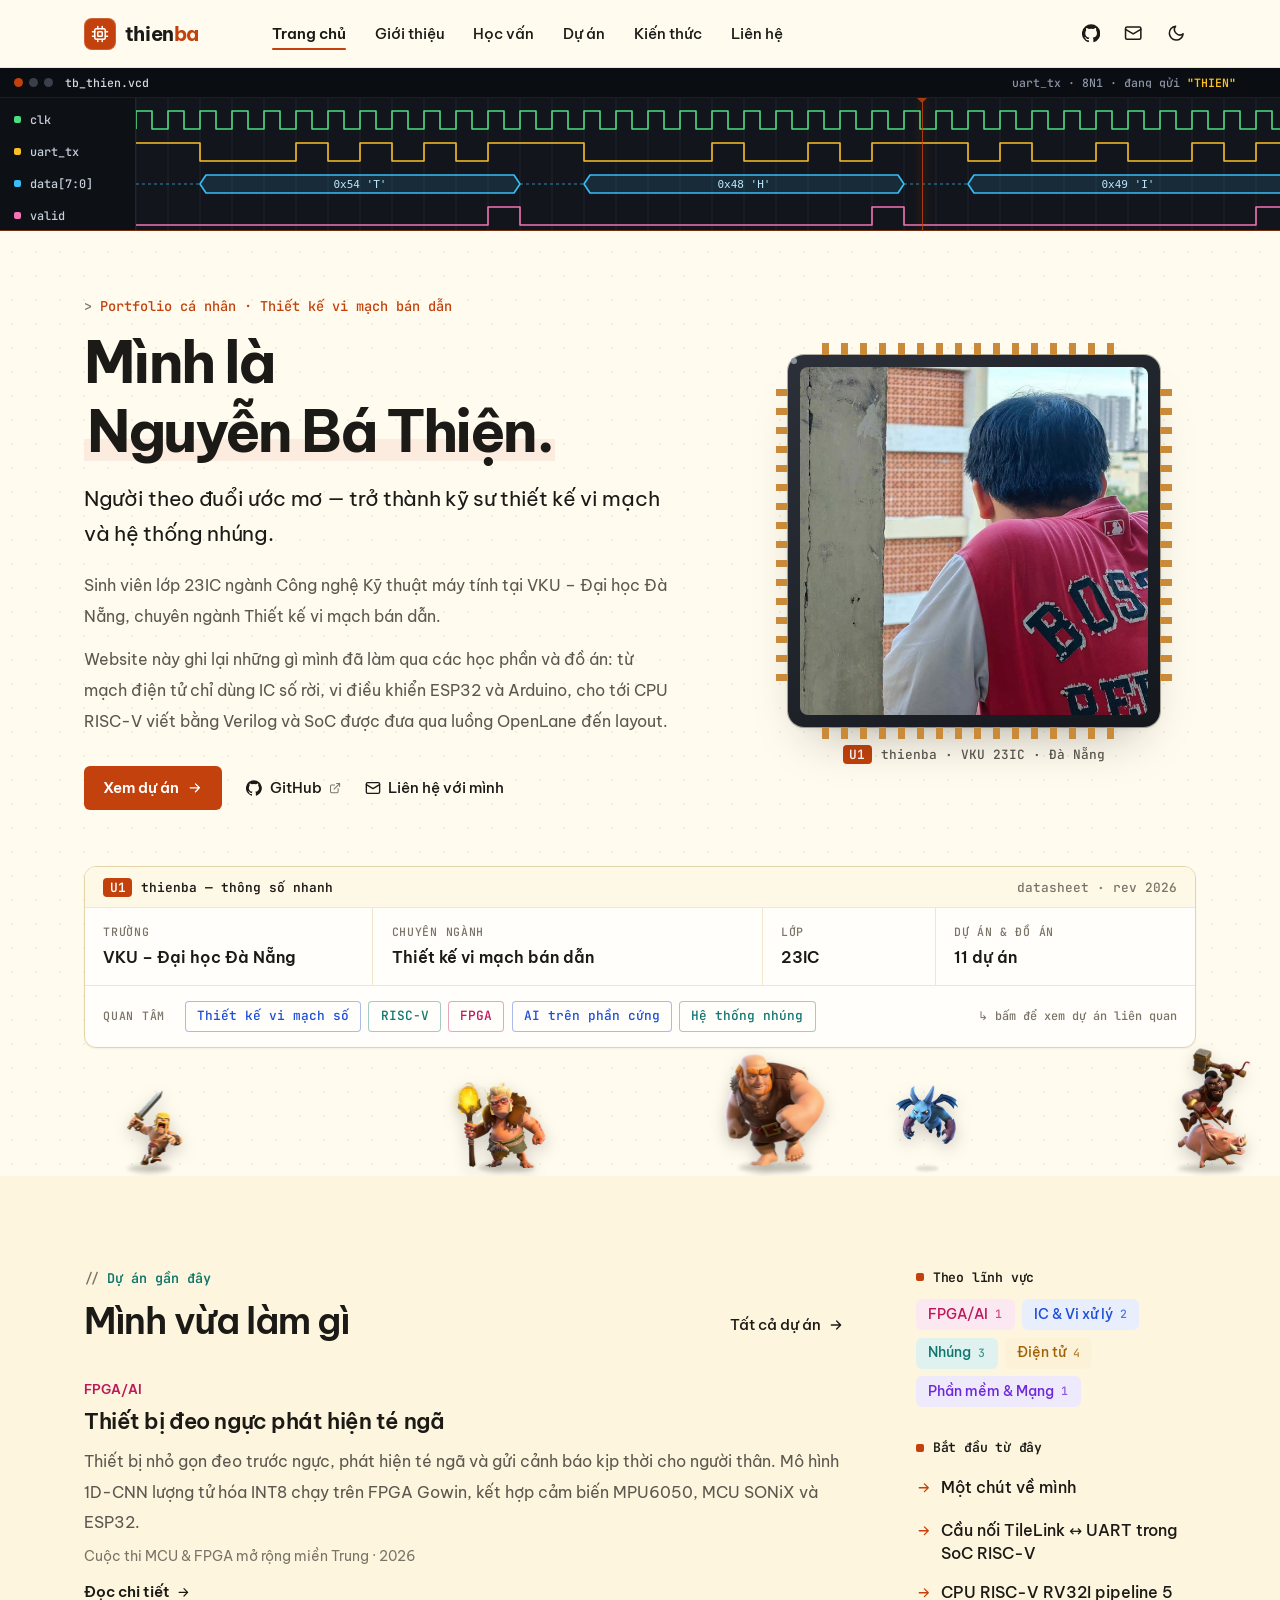
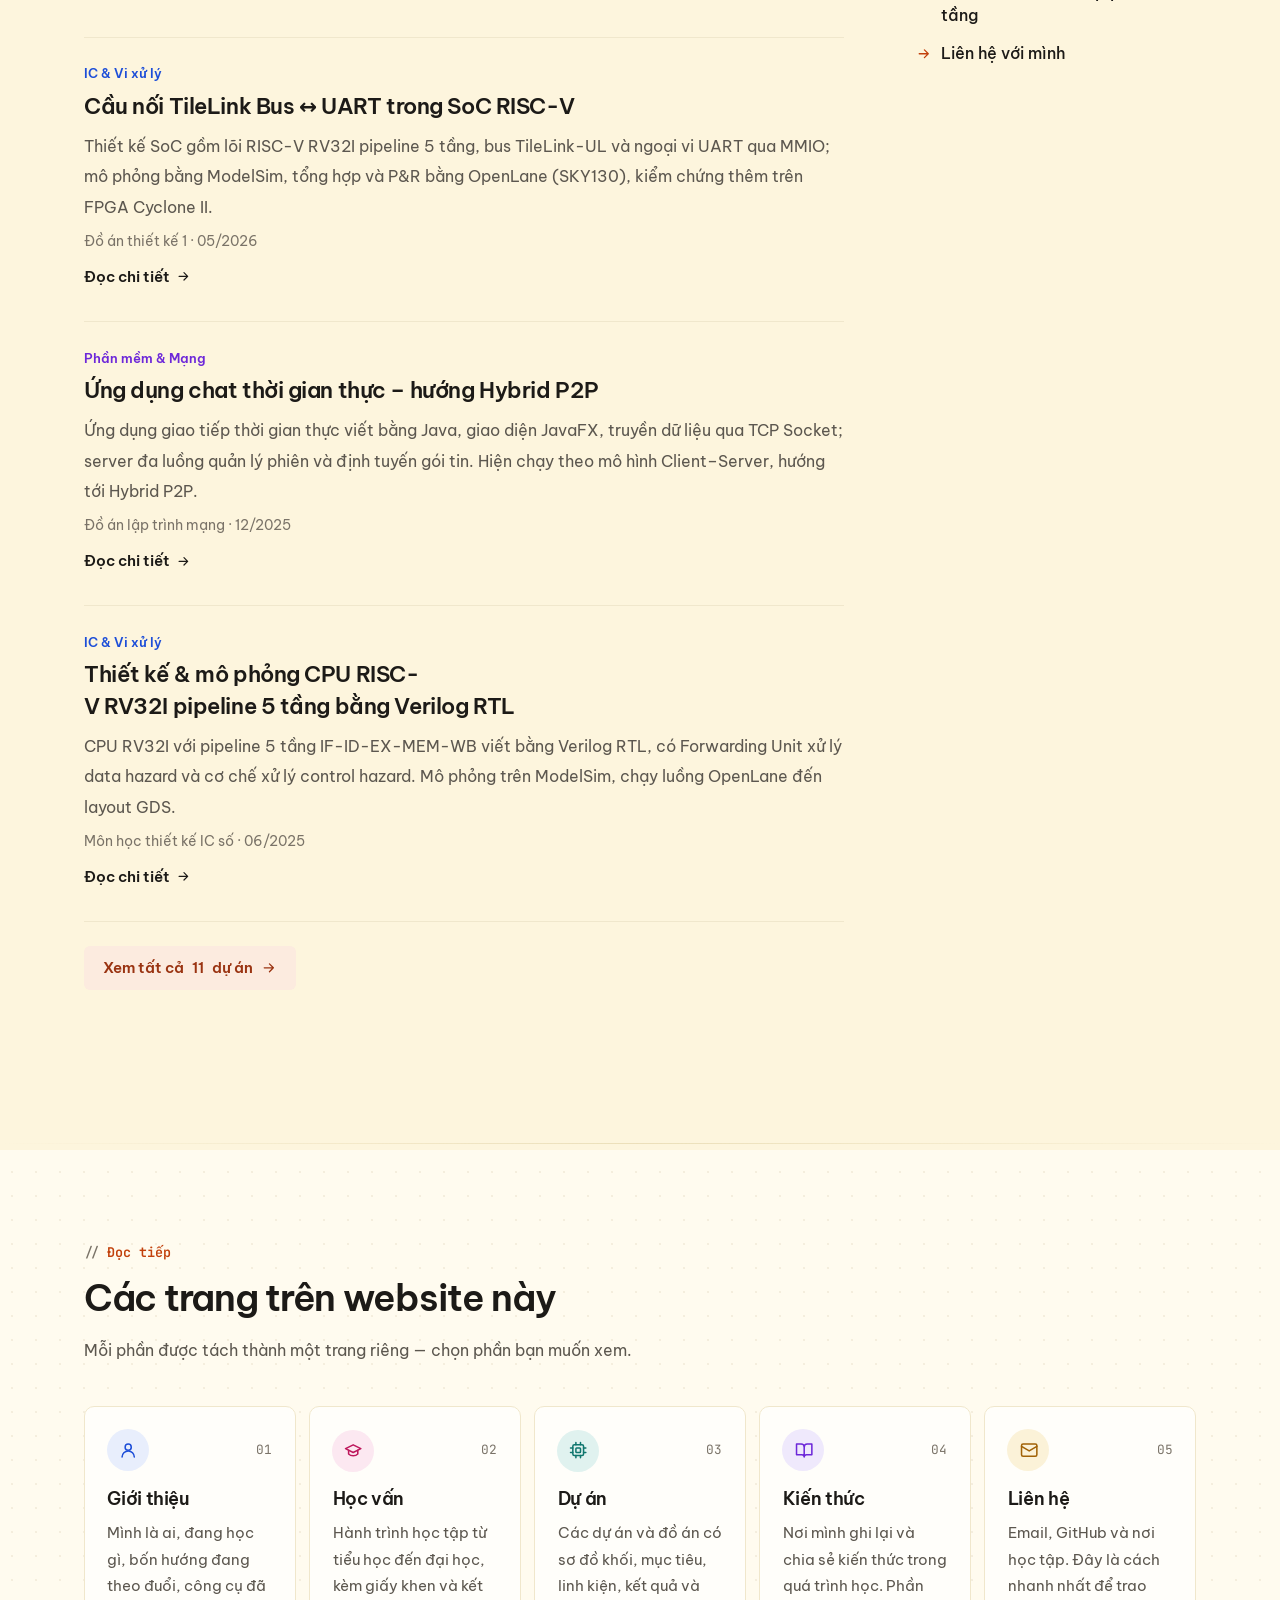
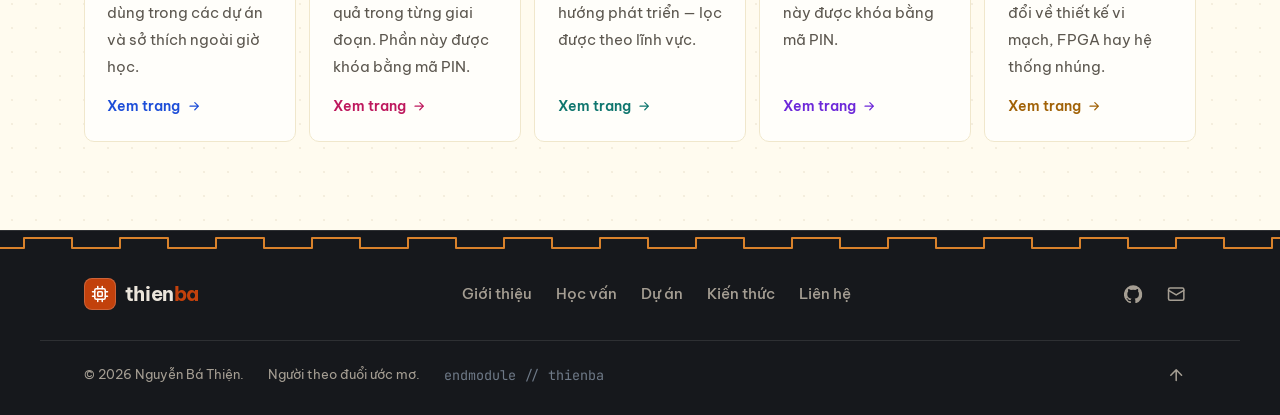
<file: index.html>
<!DOCTYPE html>
<html lang="vi">
<head>
  <meta charset="UTF-8">
  <meta name="viewport" content="width=device-width, initial-scale=1">

  <!-- ========== SEO cơ bản ========== -->
  <title>Nguyễn Bá Thiện – Thiết kế vi mạch bán dẫn</title>
  <meta name="description" content="Nguyễn Bá Thiện – sinh viên Công nghệ Kỹ thuật máy tính, chuyên ngành Thiết kế vi mạch bán dẫn tại VKU. Thiết kế vi mạch số (RISC-V, Verilog, OpenLane), AI trên FPGA và hệ thống nhúng.">
  <meta name="author" content="Nguyễn Bá Thiện">
  <meta name="keywords" content="Nguyễn Bá Thiện, VKU, Kỹ thuật máy tính, thiết kế vi mạch bán dẫn, RISC-V, Verilog, OpenLane, FPGA, ESP32, hệ thống nhúng">
  <meta name="robots" content="index, follow">
  <meta name="theme-color" content="#fffbef" media="(prefers-color-scheme: light)">
  <meta name="theme-color" content="#111214" media="(prefers-color-scheme: dark)">
  <!-- SỬA: khi có tên miền riêng (vd: thiennb23.id.vn từ 1/1/2027) thì đổi https://thienic.github.io/ ở cả 5 trang -->
  <link rel="canonical" href="https://thienic.github.io/">

  <!-- ========== Open Graph (hiển thị khi chia sẻ lên Facebook, Zalo...) ========== -->
  <meta property="og:type" content="profile">
  <meta property="og:site_name" content="Nguyễn Bá Thiện">
  <meta property="og:title" content="Nguyễn Bá Thiện – Thiết kế vi mạch bán dẫn, VKU">
  <meta property="og:description" content="Thiết kế vi mạch số RISC-V · AI trên FPGA · Hệ thống nhúng.">
  <meta property="og:locale" content="vi_VN">
  <meta property="og:url" content="https://thienic.github.io/">
  <meta property="og:image" content="https://thienic.github.io/images/avatar.jpg">
  <meta name="twitter:card" content="summary_large_image">
  <meta name="twitter:title" content="Nguyễn Bá Thiện – Thiết kế vi mạch bán dẫn, VKU">
  <meta name="twitter:description" content="Thiết kế vi mạch số RISC-V · AI trên FPGA · Hệ thống nhúng.">

  <!-- Biểu tượng tab trình duyệt (hình con chip) -->
  <link rel="icon" href="data:image/svg+xml,%3Csvg xmlns='http://www.w3.org/2000/svg' viewBox='0 0 32 32'%3E%3Crect width='32' height='32' rx='8' fill='%23c2410c'/%3E%3Cg fill='none' stroke='%23fff' stroke-width='2' stroke-linecap='round'%3E%3Crect x='10' y='10' width='12' height='12' rx='2'/%3E%3Cpath d='M13 6v3M19 6v3M13 23v3M19 23v3M6 13h3M6 19h3M23 13h3M23 19h3'/%3E%3C/g%3E%3C/svg%3E">

  <!-- Font hỗ trợ tốt tiếng Việt -->
  <link rel="preconnect" href="https://fonts.googleapis.com">
  <link rel="preconnect" href="https://fonts.gstatic.com" crossorigin>
  <link href="https://fonts.googleapis.com/css2?family=Be+Vietnam+Pro:wght@400;500;600;700;800&family=JetBrains+Mono:wght@500;600&display=swap" rel="stylesheet">

  <!-- Áp dụng chế độ sáng/tối đã lưu TRƯỚC khi trang hiển thị (tránh nháy màu) -->
  <script>
    (function () {
      var root = document.documentElement;
      root.classList.add('js');
      try {
        var saved = localStorage.getItem('theme');
        if (saved === 'light' || saved === 'dark') root.setAttribute('data-theme', saved);
      } catch (e) { /* trình duyệt chặn localStorage: dùng theo hệ thống */ }
    })();
  </script>

  <!-- Dữ liệu có cấu trúc cho Google -->
  <script type="application/ld+json">
  {
    "@context": "https://schema.org",
    "@type": "Person",
    "name": "Nguyễn Bá Thiện",
    "url": "https://thienic.github.io/",
    "jobTitle": "Sinh viên Công nghệ Kỹ thuật máy tính – chuyên ngành Thiết kế vi mạch bán dẫn",
    "email": "mailto:thiennb.23ce@vku.udn.vn",
    "affiliation": {
      "@type": "CollegeOrUniversity",
      "name": "Trường Đại học Công nghệ Thông tin và Truyền thông Việt - Hàn (VKU)"
    },
    "knowsAbout": ["Thiết kế vi mạch số", "RISC-V", "Verilog", "OpenLane", "FPGA", "Hệ thống nhúng", "ESP32"],
    "sameAs": ["https://github.com/thienic"]
  }
  </script>

  <!-- Giao diện chung của cả 5 trang -->
  <link rel="stylesheet" href="assets/site.css?v=ad7a8785">
</head>
<body>
  <!-- Bộ biểu tượng SVG dùng chung (không cần sửa) -->
  <svg class="sprite" aria-hidden="true" focusable="false" xmlns="http://www.w3.org/2000/svg">
    <symbol id="i-chip" viewBox="0 0 24 24"><rect x="5" y="5" width="14" height="14" rx="2"/><rect x="9" y="9" width="6" height="6" rx="1"/><path d="M9 2v3M15 2v3M9 19v3M15 19v3M2 9h3M2 15h3M19 9h3M19 15h3"/></symbol>
    <symbol id="i-trophy" viewBox="0 0 24 24"><path d="M8 21h8M12 17v4M7 4h10v5a5 5 0 0 1-10 0z"/><path d="M17 5h3v2a3 3 0 0 1-3 3M7 5H4v2a3 3 0 0 0 3 3"/></symbol>
    <symbol id="i-star" viewBox="0 0 24 24"><path d="m12 2 3.1 6.3 6.9 1-5 4.9 1.2 6.8-6.2-3.2-6.2 3.2L7 14.2 2 9.3l6.9-1z"/></symbol>
    <symbol id="i-sun" viewBox="0 0 24 24"><circle cx="12" cy="12" r="4"/><path d="M12 2v2M12 20v2M4.9 4.9l1.4 1.4M17.7 17.7l1.4 1.4M2 12h2M20 12h2M4.9 19.1l1.4-1.4M17.7 6.3l1.4-1.4"/></symbol>
    <symbol id="i-moon" viewBox="0 0 24 24"><path d="M21 12.8A9 9 0 1 1 11.2 3a7 7 0 0 0 9.8 9.8z"/></symbol>
    <symbol id="i-menu" viewBox="0 0 24 24"><path d="M4 7h16M4 12h16M4 17h16"/></symbol>
    <symbol id="i-close" viewBox="0 0 24 24"><path d="M18 6 6 18M6 6l12 12"/></symbol>
    <symbol id="i-arrow" viewBox="0 0 24 24"><path d="M5 12h14M13 6l6 6-6 6"/></symbol>
    <symbol id="i-arrow-up" viewBox="0 0 24 24"><path d="M12 19V5M5 12l7-7 7 7"/></symbol>
    <symbol id="i-external" viewBox="0 0 24 24"><path d="M15 3h6v6M10 14 21 3M18 13v6a2 2 0 0 1-2 2H5a2 2 0 0 1-2-2V8a2 2 0 0 1 2-2h6"/></symbol>
    <symbol id="i-mail" viewBox="0 0 24 24"><rect x="2" y="4" width="20" height="16" rx="2"/><path d="m22 7-10 6L2 7"/></symbol>
    <symbol id="i-copy" viewBox="0 0 24 24"><rect x="9" y="9" width="13" height="13" rx="2"/><path d="M5 15H4a2 2 0 0 1-2-2V4a2 2 0 0 1 2-2h9a2 2 0 0 1 2 2v1"/></symbol>
    <symbol id="i-github" viewBox="0 0 24 24"><path fill="currentColor" stroke="none" d="M12 .3a12 12 0 0 0-3.8 23.4c.6.1.8-.3.8-.6v-2c-3.3.7-4-1.6-4-1.6-.6-1.4-1.4-1.8-1.4-1.8-1-.7.1-.7.1-.7 1.2.1 1.8 1.2 1.8 1.2 1.1 1.8 2.8 1.3 3.5 1 .1-.8.4-1.3.8-1.6-2.7-.3-5.5-1.3-5.5-5.9 0-1.3.5-2.4 1.2-3.2-.1-.3-.5-1.5.1-3.2 0 0 1-.3 3.3 1.2a11.5 11.5 0 0 1 6 0c2.3-1.5 3.3-1.2 3.3-1.2.6 1.7.2 2.9.1 3.2.8.8 1.2 1.9 1.2 3.2 0 4.6-2.8 5.6-5.5 5.9.4.4.8 1.1.8 2.2v3.3c0 .3.2.7.8.6A12 12 0 0 0 12 .3"/></symbol>
    <symbol id="i-cap" viewBox="0 0 24 24"><path d="M22 10 12 5 2 10l10 5 10-5z"/><path d="M6 12v5c3 3 9 3 12 0v-5"/></symbol>
    <symbol id="i-school" viewBox="0 0 24 24"><path d="M3 21h18M5 21V10l7-5 7 5v11"/><path d="M10 21v-5h4v5M12 10h.01"/></symbol>
    <symbol id="i-book" viewBox="0 0 24 24"><path d="M2 4h6a4 4 0 0 1 4 4v13a3 3 0 0 0-3-3H2zM22 4h-6a4 4 0 0 0-4 4v13a3 3 0 0 1 3-3h7z"/></symbol>
    <symbol id="i-pencil" viewBox="0 0 24 24"><path d="M12 20h9"/><path d="M16.5 3.5a2.1 2.1 0 0 1 3 3L7 19l-4 1 1-4z"/></symbol>
    <symbol id="i-code" viewBox="0 0 24 24"><path d="m16 18 6-6-6-6M8 6l-6 6 6 6"/></symbol>
    <symbol id="i-grid" viewBox="0 0 24 24"><rect x="3" y="3" width="18" height="18" rx="2"/><path d="M3 9h18M3 15h18M9 3v18M15 3v18"/></symbol>
    <symbol id="i-wifi" viewBox="0 0 24 24"><path d="M2 8.8a15 15 0 0 1 20 0M5 12.5a10 10 0 0 1 14 0M8.5 16.3a5 5 0 0 1 7 0M12 20h.01"/></symbol>
    <symbol id="i-users" viewBox="0 0 24 24"><path d="M16 21v-2a4 4 0 0 0-4-4H6a4 4 0 0 0-4 4v2"/><circle cx="9" cy="7" r="4"/><path d="M22 21v-2a4 4 0 0 0-3-3.9M16 3.1a4 4 0 0 1 0 7.8"/></symbol>
    <symbol id="i-user" viewBox="0 0 24 24"><circle cx="12" cy="8" r="4"/><path d="M4 21a8 8 0 0 1 16 0"/></symbol>
    <symbol id="i-bulb" viewBox="0 0 24 24"><path d="M9 18h6M10 22h4M12 2a7 7 0 0 0-4 12.7c.6.5 1 1.3 1 2.1v.2h6v-.2c0-.8.4-1.6 1-2.1A7 7 0 0 0 12 2z"/></symbol>
    <symbol id="i-cloud" viewBox="0 0 24 24"><path d="M12 2v2M4.9 4.9l1.4 1.4M20 12h2M19.1 4.9l-1.4 1.4M15.9 12.7a4 4 0 0 0-5.9-4.2"/><path d="M13 22H7a5 5 0 1 1 4.9-6H13a3 3 0 0 1 0 6z"/></symbol>
    <symbol id="i-board" viewBox="0 0 24 24"><rect x="4" y="3" width="16" height="18" rx="2"/><rect x="8" y="7" width="8" height="6" rx="1"/><path d="M8 17h.01M12 17h.01M16 17h.01"/></symbol>
    <symbol id="i-pin" viewBox="0 0 24 24"><path d="M20 10c0 6-8 12-8 12s-8-6-8-12a8 8 0 0 1 16 0z"/><circle cx="12" cy="10" r="3"/></symbol>
    <symbol id="i-activity" viewBox="0 0 24 24"><path d="M22 12h-4l-3 9L9 3l-3 9H2"/></symbol>
    <symbol id="i-chevron-down" viewBox="0 0 24 24"><path d="m6 9 6 6 6-6"/></symbol>
    <symbol id="i-lock" viewBox="0 0 24 24"><rect x="4" y="11" width="16" height="10" rx="2"/><path d="M8 11V7a4 4 0 0 1 8 0v4"/><path d="M12 15v2"/></symbol>
    <symbol id="i-unlock" viewBox="0 0 24 24"><rect x="4" y="11" width="16" height="10" rx="2"/><path d="M8 11V7a4 4 0 0 1 7.7-1.5"/><path d="M12 15v2"/></symbol>
  </svg>

  <a class="skip-link" href="#noi-dung">Bỏ qua, đến nội dung chính</a>

  <!-- ===================== THANH ĐIỀU HƯỚNG (giống nhau ở cả 5 trang) ===================== -->
  <header class="site-header">
    <nav class="nav container" aria-label="Điều hướng chính">
      <a class="brand" href="index.html" aria-label="Nguyễn Bá Thiện – Trang chủ">
        <span class="brand-mark" aria-hidden="true"><svg class="icon"><use href="#i-chip"/></svg></span><span class="wordmark" aria-hidden="true">thien<span class="wordmark-ext">ba</span></span>
      </a>

      <!-- Menu: mỗi mục là 1 trang riêng; trang đang mở có aria-current="page" -->
      <ul class="nav-menu" id="nav-menu">
        <li><a class="nav-link is-active" href="index.html" aria-current="page">Trang chủ</a></li>
        <li><a class="nav-link" href="gioi-thieu.html">Giới thiệu</a></li>
        <li><a class="nav-link" href="hoc-van.html">Học vấn</a></li>
        <li><a class="nav-link" href="du-an.html">Dự án</a></li>
        <li><a class="nav-link" href="kien-thuc.html">Kiến thức</a></li>
        <li><a class="nav-link" href="lien-he.html">Liên hệ</a></li>
      </ul>

      <div class="nav-actions">
        <a class="icon-btn" href="https://github.com/thienic" target="_blank" rel="noopener noreferrer" aria-label="GitHub (mở tab mới)" title="GitHub">
          <svg class="icon" aria-hidden="true"><use href="#i-github"/></svg>
        </a>
        <a class="icon-btn" href="mailto:thiennb.23ce@vku.udn.vn" aria-label="Gửi email" title="Gửi email">
          <svg class="icon" aria-hidden="true"><use href="#i-mail"/></svg>
        </a>
        <button class="icon-btn theme-toggle" id="theme-toggle" type="button" aria-label="Đổi chế độ sáng/tối">
          <svg class="icon i-moon" aria-hidden="true"><use href="#i-moon"/></svg>
          <svg class="icon i-sun" aria-hidden="true"><use href="#i-sun"/></svg>
        </button>
      </div>
    </nav>
    <div class="scroll-progress" aria-hidden="true"></div>
  </header>

  <main id="noi-dung" tabindex="-1">

    <!-- ===================== HERO ===================== -->
    <section class="hero" id="trang-chu" tabindex="-1" aria-labelledby="hero-title">
      <!-- Dải tín hiệu kiểu cửa sổ waveform (ModelSim): uart_tx đang gửi chuỗi "THIEN" (hình ở assets/site-wave.svg) -->
      <div class="scope scope--full" aria-hidden="true">
        <div class="scope-bar">
          <span class="scope-dots"><i></i><i></i><i></i></span>
          <span class="scope-file">tb_thien.vcd</span>
          <span class="scope-note">uart_tx · 8N1 · đang gửi <b>"THIEN"</b></span>
        </div>
        <div class="scope-body">
          <div class="scope-track"></div>
          <span class="scope-cursor"></span>
          <ul class="scope-names">
            <li>clk</li>
            <li>uart_tx</li>
            <li>data[7:0]</li>
            <li>valid</li>
          </ul>
        </div>
      </div>

      <div class="container hero-grid">
        <div class="hero-content">
          <p class="hero-kicker">Portfolio cá nhân · Thiết kế vi mạch bán dẫn</p>
          <h1 class="hero-title" id="hero-title">Mình là <span class="hero-name">Nguyễn Bá Thiện.</span></h1>

          <!-- SỬA: tagline (câu khẩu hiệu ngắn) -->
          <p class="hero-lede">Người theo đuổi ước mơ — trở thành kỹ sư thiết kế vi mạch và hệ thống nhúng.</p>

          <div class="hero-bio">
            <p>
              Sinh viên lớp 23IC ngành Công nghệ Kỹ thuật máy tính tại VKU – Đại học Đà Nẵng,
              chuyên ngành Thiết kế vi mạch bán dẫn.
            </p>
            <p>
              Website này ghi lại những gì mình đã làm qua các học phần và đồ án: từ mạch điện tử chỉ dùng IC số rời,
              vi điều khiển ESP32 và Arduino, cho tới CPU RISC-V viết bằng Verilog và SoC được đưa qua luồng OpenLane đến layout.
            </p>
          </div>

          <div class="hero-actions">
            <a class="btn btn--primary" href="du-an.html" data-magnetic>
              Xem dự án
              <svg class="icon icon-arrow" aria-hidden="true"><use href="#i-arrow"/></svg>
            </a>
            <a class="text-link" href="https://github.com/thienic" target="_blank" rel="noopener noreferrer">
              <svg class="icon" aria-hidden="true"><use href="#i-github"/></svg>GitHub<svg class="icon icon-ext" aria-hidden="true"><use href="#i-external"/></svg><span class="sr-only"> (mở tab mới)</span>
            </a>
            <a class="text-link" href="lien-he.html">
              <svg class="icon" aria-hidden="true"><use href="#i-mail"/></svg>Liên hệ với mình
            </a>
          </div>
        </div>

        <div class="hero-visual">
          <figure class="chip-portrait">
            <span class="chip-pkg">
              <span class="chip-pin1" aria-hidden="true"></span>
              <!-- SỬA ẢNH ĐẠI DIỆN: thay file images/avatar.jpg (nên dùng ảnh vuông) -->
              <img src="images/avatar.jpg" alt="Ảnh đại diện của Nguyễn Bá Thiện" width="640" height="640">
            </span>
            <figcaption><span class="chip-ref">U1</span><span>thienba · VKU 23IC · Đà Nẵng</span></figcaption>
          </figure>
        </div>
      </div>

      <!-- Bảng "datasheet" của U1: thông số nhanh + chủ đề quan tâm (bấm chủ đề để lọc dự án) -->
      <div class="container">
        <section class="datasheet reveal" aria-labelledby="datasheet-title">
          <header class="datasheet-head">
            <span><span class="chip-ref">U1</span><span id="datasheet-title">thienba — thông số nhanh</span></span>
            <span class="datasheet-rev">datasheet · rev 2026</span>
          </header>
          <dl class="spec-grid">
            <div><dt>Trường</dt><dd>VKU – Đại học Đà Nẵng</dd></div>
            <div><dt>Chuyên ngành</dt><dd>Thiết kế vi mạch bán dẫn</dd></div>
            <div><dt>Lớp</dt><dd>23IC</dd></div>
            <div><dt>Dự án &amp; đồ án</dt><dd><span data-project-total>11</span> dự án</dd></div>
          </dl>
          <div class="datasheet-foot">
            <h2>Quan tâm</h2>
            <ul class="chip-list">
              <li><a class="chip chip--line tone-blue" href="du-an.html?nhom=cpu">Thiết kế vi mạch số</a></li>
              <li><a class="chip chip--line tone-teal" href="du-an.html?nhom=cpu">RISC-V</a></li>
              <li><a class="chip chip--line tone-rose" href="du-an.html?nhom=fpga">FPGA</a></li>
              <li><a class="chip chip--line tone-blue" href="du-an.html?nhom=fpga">AI trên phần cứng</a></li>
              <li><a class="chip chip--line tone-teal" href="du-an.html?nhom=embedded">Hệ thống nhúng</a></li>
            </ul>
            <span class="datasheet-hint">↳ bấm để xem dự án liên quan</span>
          </div>
        </section>
      </div>

      <!-- Nhân vật Clash of Clans của trang này (trang trí, bấm vào để xem chiêu).
           SỬA: --x = vị trí ban đầu, --s = cỡ; thêm/bớt nhân vật thì chép/xóa 1 thẻ .barb -->
      <div class="barb-lane" aria-hidden="true">
        <span class="barb" style="--x:6%; --s:1"><span class="barb-body"><span class="barb-sprite"><img src="images/barbarian.png" alt="" width="250" height="296" decoding="async"></span><span class="barb-slash"></span></span><span class="barb-bubble"></span></span>
        <span class="barb barb--minion" style="--x:70%; --s:1"><span class="barb-body"><span class="barb-sprite"><img class="mn-wing mn-wing--l" src="images/minion-wing-l.png" alt="" width="206" height="195" decoding="async"><img class="mn-wing mn-wing--r" src="images/minion-wing-r.png" alt="" width="206" height="195" decoding="async"><img class="mn-body" src="images/minion-body.png" alt="" width="206" height="195" decoding="async"></span><span class="barb-slash"></span></span><span class="barb-bubble"></span></span>
        <span class="barb barb--hog" style="--x:84%; --s:1"><span class="barb-body"><span class="barb-sprite"><img src="images/hog-rider.png" alt="" width="215" height="307" decoding="async"></span><span class="barb-slash"></span></span><span class="barb-bubble"></span></span>
        <span class="barb barb--giant" data-face="-1" style="--x:58%; --s:1"><span class="barb-body"><span class="barb-sprite"><img src="images/giant.png" alt="" width="260" height="284" decoding="async"></span><span class="barb-slash"></span></span><span class="barb-bubble"></span></span>
        <!-- Druid: chống gậy đi chậm, bắn tia hồi máu cho đồng đội gần nhất; bấm vào để hồi máu cả vùng -->
        <span class="barb barb--druid" style="--x:34%; --s:1"><span class="barb-body"><span class="barb-sprite"><img src="images/druid.png" alt="" width="300" height="280" decoding="async"></span><span class="barb-slash"></span></span><span class="barb-bubble"></span></span>
      </div>
    </section>

    <!-- ===================== DỰ ÁN GẦN ĐÂY ===================== -->
    <section class="section section--alt" id="moi-nhat" data-lane-section aria-labelledby="recent-title">
      <div class="container home-reading">
        <div class="home-main">
          <div class="home-head reveal">
            <div>
              <p class="eyebrow eyebrow--rose">Dự án gần đây</p>
              <h2 class="section-title" id="recent-title">Mình vừa làm gì</h2>
            </div>
            <a class="text-link" href="du-an.html">Tất cả dự án<svg class="icon" aria-hidden="true"><use href="#i-arrow"/></svg></a>
          </div>
          <!-- Danh sách do JS điền từ dữ liệu dự án (assets/site.js): RECENT_LIMIT dự án mới nhất -->
          <div class="post-list" id="recent-projects"></div>
          <noscript><p class="post-desc">Xem danh sách đầy đủ ở <a href="du-an.html">trang Dự án</a>.</p></noscript>
          <a class="btn btn--soft home-all" href="du-an.html">Xem tất cả <span data-project-total>11</span> dự án<svg class="icon icon-arrow" aria-hidden="true"><use href="#i-arrow"/></svg></a>
        </div>

        <aside class="about-side reveal" style="--d:1" aria-label="Lối tắt">
          <div class="side-block">
            <h3>Theo lĩnh vực</h3>
            <ul class="chip-list">
                <li><a class="chip tone-rose" href="du-an.html?nhom=fpga">FPGA/AI<span class="chip-count" data-filter-count="fpga"></span></a></li>
                <li><a class="chip tone-blue" href="du-an.html?nhom=cpu">IC &amp; Vi xử lý<span class="chip-count" data-filter-count="cpu"></span></a></li>
                <li><a class="chip tone-teal" href="du-an.html?nhom=embedded">Nhúng<span class="chip-count" data-filter-count="embedded"></span></a></li>
                <li><a class="chip tone-amber" href="du-an.html?nhom=electronics">Điện tử<span class="chip-count" data-filter-count="electronics"></span></a></li>
                <li><a class="chip tone-violet" href="du-an.html?nhom=software">Phần mềm &amp; Mạng<span class="chip-count" data-filter-count="software"></span></a></li>
            </ul>
          </div>
          <div class="side-block">
            <h3>Bắt đầu từ đây</h3>
            <ul class="side-links">
              <li><a class="side-link" href="gioi-thieu.html"><svg class="icon" aria-hidden="true"><use href="#i-arrow"/></svg>Một chút về mình</a></li>
              <li><a class="side-link" href="du-an.html#tilelink"><svg class="icon" aria-hidden="true"><use href="#i-arrow"/></svg>Cầu nối TileLink ↔ UART trong SoC RISC-V</a></li>
              <li><a class="side-link" href="du-an.html#riscv"><svg class="icon" aria-hidden="true"><use href="#i-arrow"/></svg>CPU RISC-V RV32I pipeline 5 tầng</a></li>
              <li><a class="side-link" href="lien-he.html"><svg class="icon" aria-hidden="true"><use href="#i-arrow"/></svg>Liên hệ với mình</a></li>
            </ul>
          </div>
        </aside>
      </div>
    </section>

    <!-- ===================== CÁC TRANG KHÁC ===================== -->
    <section class="section" id="kham-pha" aria-labelledby="explore-title">
      <div class="container">
        <header class="section-head reveal">
          <p class="eyebrow">Đọc tiếp</p>
          <h2 class="section-title" id="explore-title">Các trang trên website này</h2>
          <p class="section-lead">Mỗi phần được tách thành một trang riêng — chọn phần bạn muốn xem.</p>
        </header>
        <div class="explore-grid">
          <a class="explore-card tone-blue reveal" href="gioi-thieu.html">
            <span class="explore-top">
              <span class="icon-tile" aria-hidden="true"><svg class="icon"><use href="#i-user"/></svg></span>
              <span class="explore-num">01</span>
            </span>
            <h3>Giới thiệu</h3>
            <p>Mình là ai, đang học gì, bốn hướng đang theo đuổi, công cụ đã dùng trong các dự án và sở thích ngoài giờ học.</p>
            <span class="explore-go">Xem trang<svg class="icon" aria-hidden="true"><use href="#i-arrow"/></svg></span>
          </a>
          <a class="explore-card tone-rose reveal" href="hoc-van.html">
            <span class="explore-top">
              <span class="icon-tile" aria-hidden="true"><svg class="icon"><use href="#i-cap"/></svg></span>
              <span class="explore-num">02</span>
            </span>
            <h3>Học vấn</h3>
            <p>Hành trình học tập từ tiểu học đến đại học, kèm giấy khen và kết quả trong từng giai đoạn. Phần này được khóa bằng mã PIN.</p>
            <span class="explore-go">Xem trang<svg class="icon" aria-hidden="true"><use href="#i-arrow"/></svg></span>
          </a>
          <a class="explore-card tone-teal reveal" href="du-an.html">
            <span class="explore-top">
              <span class="icon-tile" aria-hidden="true"><svg class="icon"><use href="#i-chip"/></svg></span>
              <span class="explore-num">03</span>
            </span>
            <h3>Dự án</h3>
            <p>Các dự án và đồ án có sơ đồ khối, mục tiêu, linh kiện, kết quả và hướng phát triển — lọc được theo lĩnh vực.</p>
            <span class="explore-go">Xem trang<svg class="icon" aria-hidden="true"><use href="#i-arrow"/></svg></span>
          </a>
          <a class="explore-card tone-violet reveal" href="kien-thuc.html">
            <span class="explore-top">
              <span class="icon-tile" aria-hidden="true"><svg class="icon"><use href="#i-book"/></svg></span>
              <span class="explore-num">04</span>
            </span>
            <h3>Kiến thức</h3>
            <p>Nơi mình ghi lại và chia sẻ kiến thức trong quá trình học. Phần này được khóa bằng mã PIN.</p>
            <span class="explore-go">Xem trang<svg class="icon" aria-hidden="true"><use href="#i-arrow"/></svg></span>
          </a>
          <a class="explore-card tone-amber reveal" href="lien-he.html">
            <span class="explore-top">
              <span class="icon-tile" aria-hidden="true"><svg class="icon"><use href="#i-mail"/></svg></span>
              <span class="explore-num">05</span>
            </span>
            <h3>Liên hệ</h3>
            <p>Email, GitHub và nơi học tập. Đây là cách nhanh nhất để trao đổi về thiết kế vi mạch, FPGA hay hệ thống nhúng.</p>
            <span class="explore-go">Xem trang<svg class="icon" aria-hidden="true"><use href="#i-arrow"/></svg></span>
          </a>
        </div>
      </div>
    </section>
  </main>

  <!-- ===================== CHÂN TRANG (giống nhau ở cả 5 trang) ===================== -->
  <footer class="site-footer">
    <div class="footer-signal" aria-hidden="true"></div>
    <div class="container footer-main">
      <a class="brand" href="index.html" aria-label="Trang chủ">
        <span class="brand-mark" aria-hidden="true"><svg class="icon"><use href="#i-chip"/></svg></span><span class="wordmark" aria-hidden="true">thien<span class="wordmark-ext">ba</span></span>
      </a>
      <nav aria-label="Liên kết chân trang">
        <ul class="footer-nav">
          <li><a href="gioi-thieu.html">Giới thiệu</a></li>
          <li><a href="hoc-van.html">Học vấn</a></li>
          <li><a href="du-an.html">Dự án</a></li>
          <li><a href="kien-thuc.html">Kiến thức</a></li>
          <li><a href="lien-he.html">Liên hệ</a></li>
        </ul>
      </nav>
      <div class="footer-icons">
        <a class="icon-btn" href="https://github.com/thienic" target="_blank" rel="noopener noreferrer" aria-label="GitHub (mở tab mới)" title="GitHub">
          <svg class="icon" aria-hidden="true"><use href="#i-github"/></svg>
        </a>
        <a class="icon-btn" href="mailto:thiennb.23ce@vku.udn.vn" aria-label="Gửi email" title="Gửi email">
          <svg class="icon" aria-hidden="true"><use href="#i-mail"/></svg>
        </a>
      </div>
    </div>
    <div class="container footer-bottom">
      <p><span>© 2026 Nguyễn Bá Thiện.</span><span>Người theo đuổi ước mơ.</span><span class="footer-code">endmodule // thienba</span></p>
      <a class="icon-btn" href="#top" aria-label="Lên đầu trang" title="Lên đầu trang">
        <svg class="icon" aria-hidden="true"><use href="#i-arrow-up"/></svg>
      </a>
    </div>
  </footer>

  <!-- Thông báo nhỏ (ví dụ: đã sao chép email) -->
  <div class="toast" id="toast" role="status" aria-live="polite"></div>

  <!-- Nút lên đầu trang (hiện khi đã cuộn xuống) -->
  <a class="to-top" id="to-top" href="#top" aria-label="Lên đầu trang" title="Lên đầu trang">
    <svg class="icon" aria-hidden="true"><use href="#i-arrow-up"/></svg>
  </a>

  <!-- Mã dùng chung của cả 5 trang -->
  <script src="assets/site.js?v=f04e0dd5"></script>
</body>
</html>
</file>
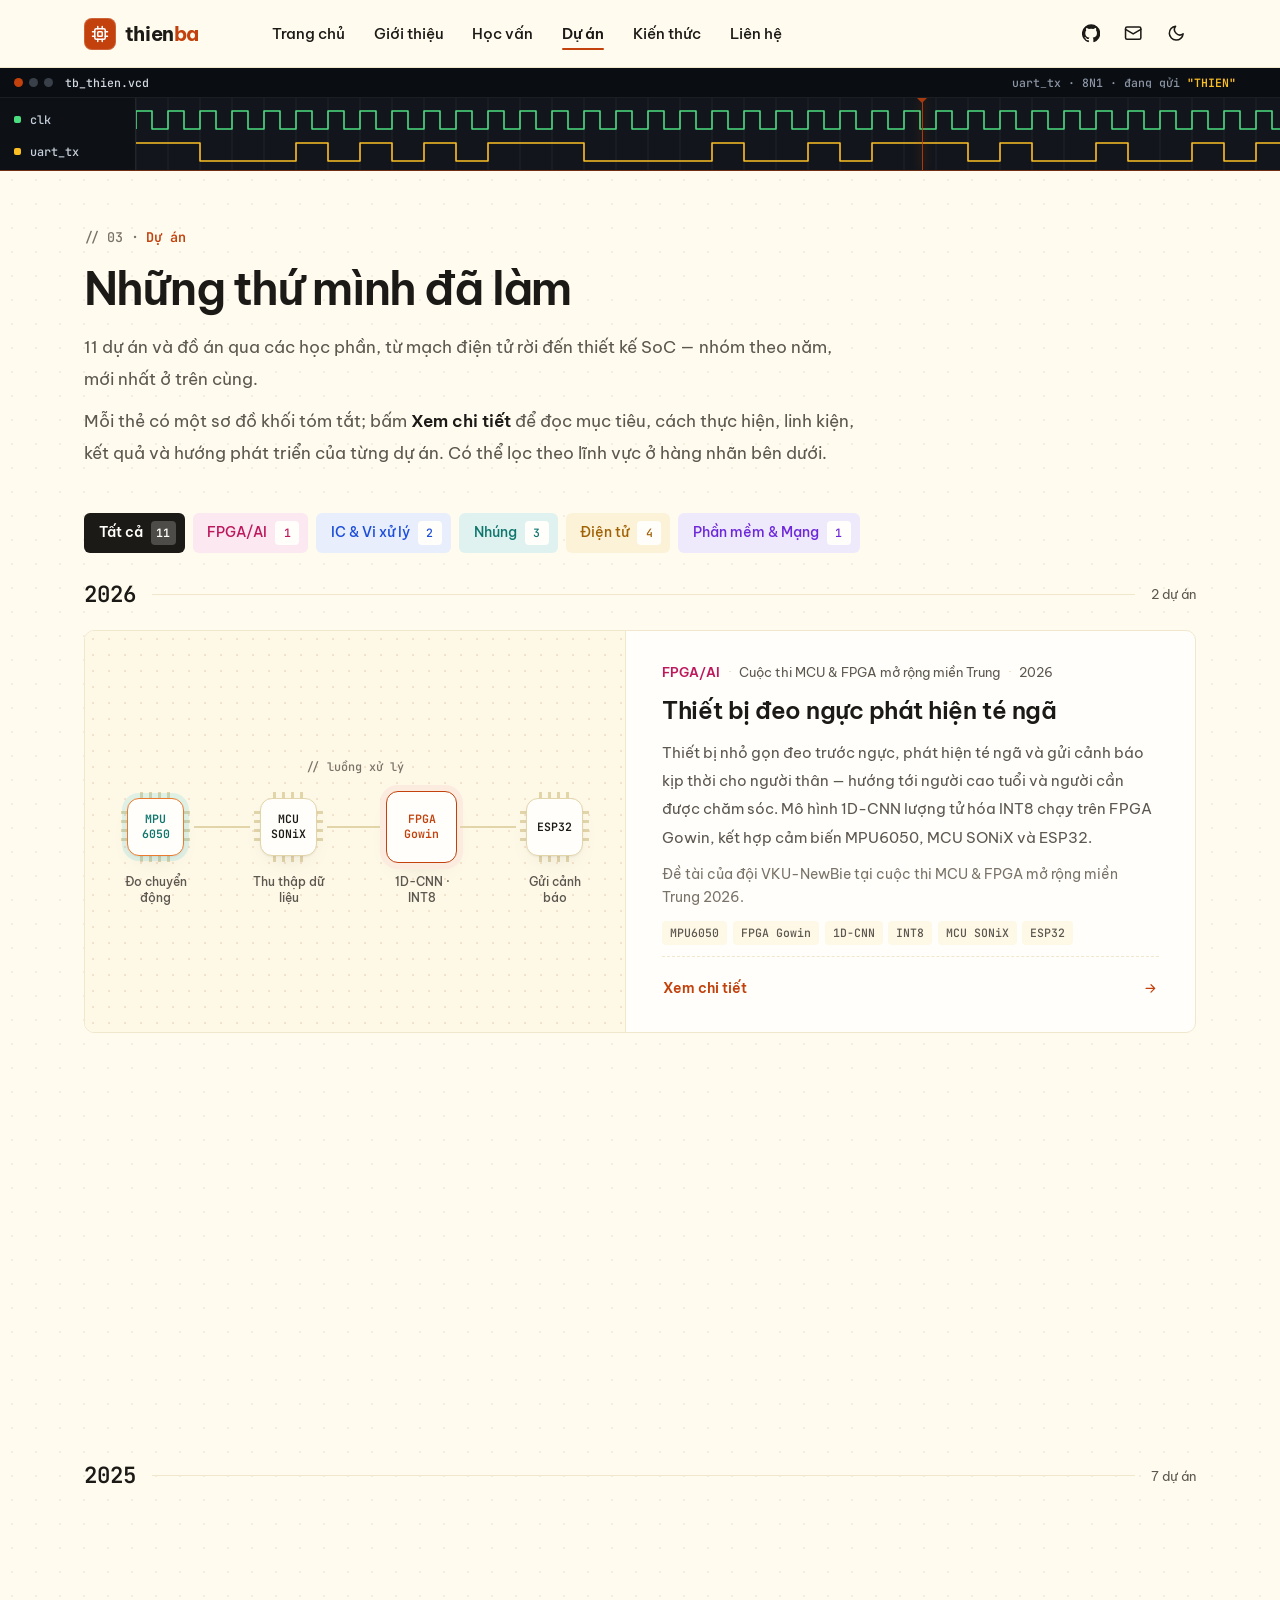
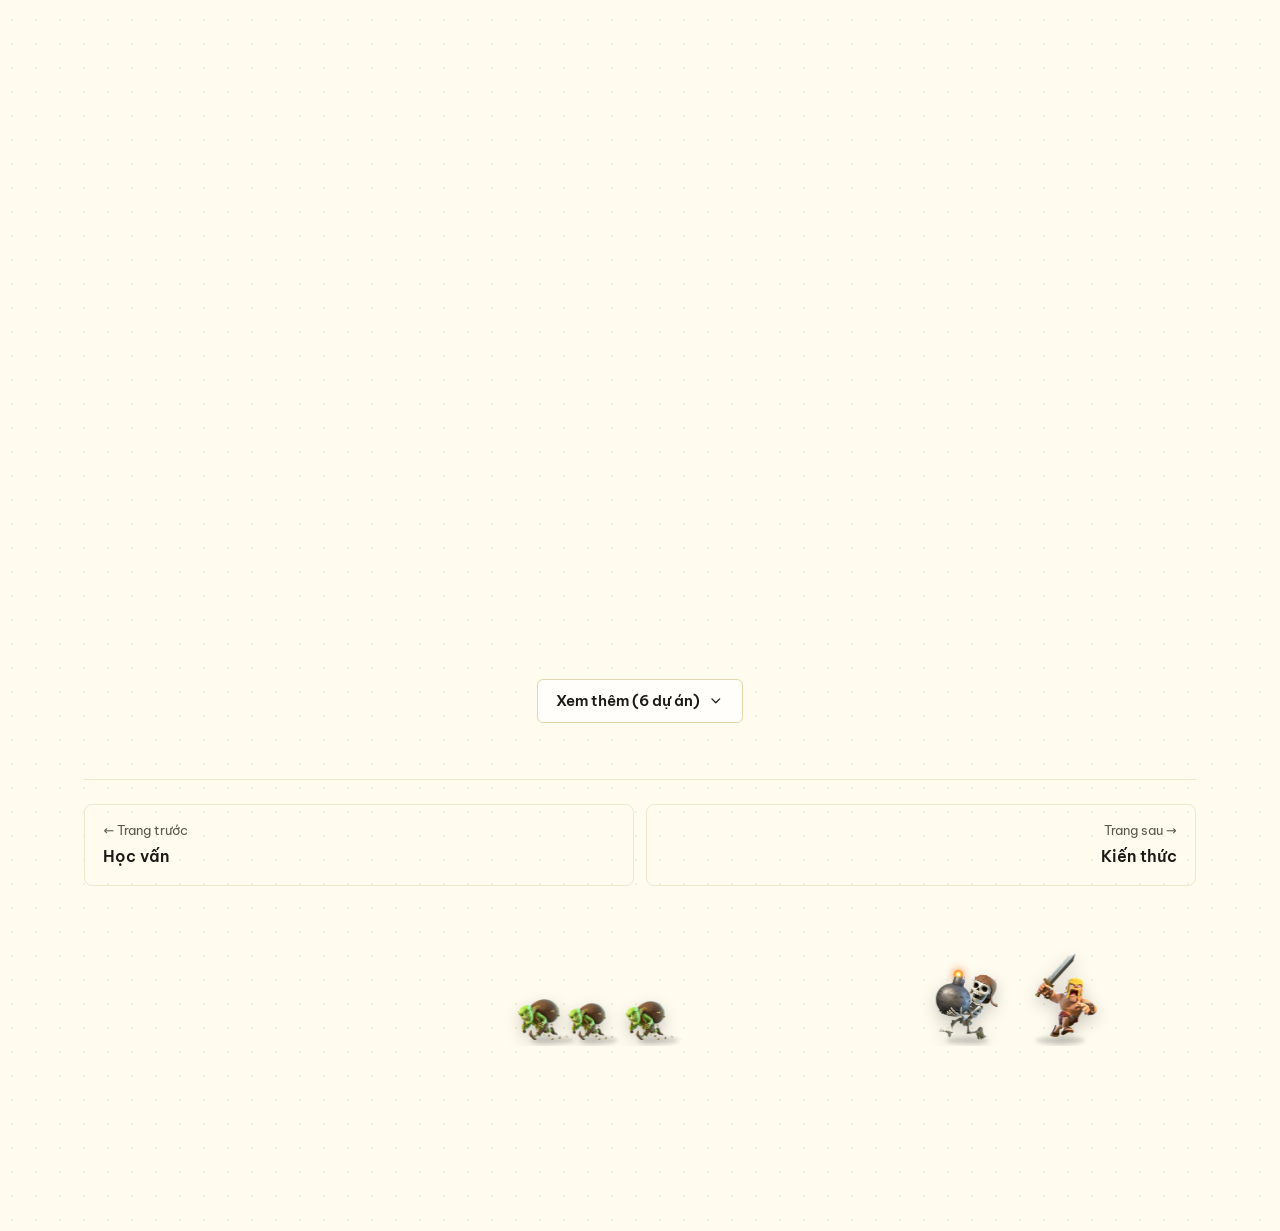
<file: du-an.html>
<!DOCTYPE html>
<html lang="vi">
<head>
  <meta charset="UTF-8">
  <meta name="viewport" content="width=device-width, initial-scale=1">

  <!-- ========== SEO cơ bản ========== -->
  <title>Dự án · Nguyễn Bá Thiện</title>
  <meta name="description" content="Các dự án và đồ án của Nguyễn Bá Thiện: CPU RISC-V RV32I pipeline 5 tầng, cầu nối TileLink ↔ UART trong SoC, AI trên FPGA, hệ thống nhúng với ESP32/Arduino và mạch điện tử số.">
  <meta name="author" content="Nguyễn Bá Thiện">
  <meta name="robots" content="index, follow">
  <meta name="theme-color" content="#fffbef" media="(prefers-color-scheme: light)">
  <meta name="theme-color" content="#111214" media="(prefers-color-scheme: dark)">
  <!-- SỬA: khi có tên miền riêng (vd: thiennb23.id.vn từ 1/1/2027) thì đổi https://thienic.github.io/ ở cả 5 trang -->
  <link rel="canonical" href="https://thienic.github.io/du-an.html">

  <!-- ========== Open Graph (hiển thị khi chia sẻ lên Facebook, Zalo...) ========== -->
  <meta property="og:type" content="website">
  <meta property="og:site_name" content="Nguyễn Bá Thiện">
  <meta property="og:title" content="Dự án · Nguyễn Bá Thiện">
  <meta property="og:description" content="Các dự án và đồ án của Nguyễn Bá Thiện: CPU RISC-V RV32I pipeline 5 tầng, cầu nối TileLink ↔ UART trong SoC, AI trên FPGA, hệ thống nhúng với ESP32/Arduino và mạch điện tử số.">
  <meta property="og:locale" content="vi_VN">
  <meta property="og:url" content="https://thienic.github.io/du-an.html">
  <meta property="og:image" content="https://thienic.github.io/images/avatar.jpg">
  <meta name="twitter:card" content="summary_large_image">
  <meta name="twitter:title" content="Dự án · Nguyễn Bá Thiện">
  <meta name="twitter:description" content="Các dự án và đồ án của Nguyễn Bá Thiện: CPU RISC-V RV32I pipeline 5 tầng, cầu nối TileLink ↔ UART trong SoC, AI trên FPGA, hệ thống nhúng với ESP32/Arduino và mạch điện tử số.">

  <!-- Biểu tượng tab trình duyệt (hình con chip) -->
  <link rel="icon" href="data:image/svg+xml,%3Csvg xmlns='http://www.w3.org/2000/svg' viewBox='0 0 32 32'%3E%3Crect width='32' height='32' rx='8' fill='%23c2410c'/%3E%3Cg fill='none' stroke='%23fff' stroke-width='2' stroke-linecap='round'%3E%3Crect x='10' y='10' width='12' height='12' rx='2'/%3E%3Cpath d='M13 6v3M19 6v3M13 23v3M19 23v3M6 13h3M6 19h3M23 13h3M23 19h3'/%3E%3C/g%3E%3C/svg%3E">

  <!-- Font hỗ trợ tốt tiếng Việt -->
  <link rel="preconnect" href="https://fonts.googleapis.com">
  <link rel="preconnect" href="https://fonts.gstatic.com" crossorigin>
  <link href="https://fonts.googleapis.com/css2?family=Be+Vietnam+Pro:wght@400;500;600;700;800&family=JetBrains+Mono:wght@500;600&display=swap" rel="stylesheet">

  <!-- Áp dụng chế độ sáng/tối đã lưu TRƯỚC khi trang hiển thị (tránh nháy màu) -->
  <script>
    (function () {
      var root = document.documentElement;
      root.classList.add('js');
      try {
        var saved = localStorage.getItem('theme');
        if (saved === 'light' || saved === 'dark') root.setAttribute('data-theme', saved);
      } catch (e) { /* trình duyệt chặn localStorage: dùng theo hệ thống */ }
    })();
  </script>

  <!-- Giao diện chung của cả 5 trang -->
  <link rel="stylesheet" href="assets/site.css?v=ad7a8785">
</head>
<body>
  <!-- Bộ biểu tượng SVG dùng chung (không cần sửa) -->
  <svg class="sprite" aria-hidden="true" focusable="false" xmlns="http://www.w3.org/2000/svg">
    <symbol id="i-chip" viewBox="0 0 24 24"><rect x="5" y="5" width="14" height="14" rx="2"/><rect x="9" y="9" width="6" height="6" rx="1"/><path d="M9 2v3M15 2v3M9 19v3M15 19v3M2 9h3M2 15h3M19 9h3M19 15h3"/></symbol>
    <symbol id="i-trophy" viewBox="0 0 24 24"><path d="M8 21h8M12 17v4M7 4h10v5a5 5 0 0 1-10 0z"/><path d="M17 5h3v2a3 3 0 0 1-3 3M7 5H4v2a3 3 0 0 0 3 3"/></symbol>
    <symbol id="i-star" viewBox="0 0 24 24"><path d="m12 2 3.1 6.3 6.9 1-5 4.9 1.2 6.8-6.2-3.2-6.2 3.2L7 14.2 2 9.3l6.9-1z"/></symbol>
    <symbol id="i-sun" viewBox="0 0 24 24"><circle cx="12" cy="12" r="4"/><path d="M12 2v2M12 20v2M4.9 4.9l1.4 1.4M17.7 17.7l1.4 1.4M2 12h2M20 12h2M4.9 19.1l1.4-1.4M17.7 6.3l1.4-1.4"/></symbol>
    <symbol id="i-moon" viewBox="0 0 24 24"><path d="M21 12.8A9 9 0 1 1 11.2 3a7 7 0 0 0 9.8 9.8z"/></symbol>
    <symbol id="i-menu" viewBox="0 0 24 24"><path d="M4 7h16M4 12h16M4 17h16"/></symbol>
    <symbol id="i-close" viewBox="0 0 24 24"><path d="M18 6 6 18M6 6l12 12"/></symbol>
    <symbol id="i-arrow" viewBox="0 0 24 24"><path d="M5 12h14M13 6l6 6-6 6"/></symbol>
    <symbol id="i-arrow-up" viewBox="0 0 24 24"><path d="M12 19V5M5 12l7-7 7 7"/></symbol>
    <symbol id="i-external" viewBox="0 0 24 24"><path d="M15 3h6v6M10 14 21 3M18 13v6a2 2 0 0 1-2 2H5a2 2 0 0 1-2-2V8a2 2 0 0 1 2-2h6"/></symbol>
    <symbol id="i-mail" viewBox="0 0 24 24"><rect x="2" y="4" width="20" height="16" rx="2"/><path d="m22 7-10 6L2 7"/></symbol>
    <symbol id="i-copy" viewBox="0 0 24 24"><rect x="9" y="9" width="13" height="13" rx="2"/><path d="M5 15H4a2 2 0 0 1-2-2V4a2 2 0 0 1 2-2h9a2 2 0 0 1 2 2v1"/></symbol>
    <symbol id="i-github" viewBox="0 0 24 24"><path fill="currentColor" stroke="none" d="M12 .3a12 12 0 0 0-3.8 23.4c.6.1.8-.3.8-.6v-2c-3.3.7-4-1.6-4-1.6-.6-1.4-1.4-1.8-1.4-1.8-1-.7.1-.7.1-.7 1.2.1 1.8 1.2 1.8 1.2 1.1 1.8 2.8 1.3 3.5 1 .1-.8.4-1.3.8-1.6-2.7-.3-5.5-1.3-5.5-5.9 0-1.3.5-2.4 1.2-3.2-.1-.3-.5-1.5.1-3.2 0 0 1-.3 3.3 1.2a11.5 11.5 0 0 1 6 0c2.3-1.5 3.3-1.2 3.3-1.2.6 1.7.2 2.9.1 3.2.8.8 1.2 1.9 1.2 3.2 0 4.6-2.8 5.6-5.5 5.9.4.4.8 1.1.8 2.2v3.3c0 .3.2.7.8.6A12 12 0 0 0 12 .3"/></symbol>
    <symbol id="i-cap" viewBox="0 0 24 24"><path d="M22 10 12 5 2 10l10 5 10-5z"/><path d="M6 12v5c3 3 9 3 12 0v-5"/></symbol>
    <symbol id="i-school" viewBox="0 0 24 24"><path d="M3 21h18M5 21V10l7-5 7 5v11"/><path d="M10 21v-5h4v5M12 10h.01"/></symbol>
    <symbol id="i-book" viewBox="0 0 24 24"><path d="M2 4h6a4 4 0 0 1 4 4v13a3 3 0 0 0-3-3H2zM22 4h-6a4 4 0 0 0-4 4v13a3 3 0 0 1 3-3h7z"/></symbol>
    <symbol id="i-pencil" viewBox="0 0 24 24"><path d="M12 20h9"/><path d="M16.5 3.5a2.1 2.1 0 0 1 3 3L7 19l-4 1 1-4z"/></symbol>
    <symbol id="i-code" viewBox="0 0 24 24"><path d="m16 18 6-6-6-6M8 6l-6 6 6 6"/></symbol>
    <symbol id="i-grid" viewBox="0 0 24 24"><rect x="3" y="3" width="18" height="18" rx="2"/><path d="M3 9h18M3 15h18M9 3v18M15 3v18"/></symbol>
    <symbol id="i-wifi" viewBox="0 0 24 24"><path d="M2 8.8a15 15 0 0 1 20 0M5 12.5a10 10 0 0 1 14 0M8.5 16.3a5 5 0 0 1 7 0M12 20h.01"/></symbol>
    <symbol id="i-users" viewBox="0 0 24 24"><path d="M16 21v-2a4 4 0 0 0-4-4H6a4 4 0 0 0-4 4v2"/><circle cx="9" cy="7" r="4"/><path d="M22 21v-2a4 4 0 0 0-3-3.9M16 3.1a4 4 0 0 1 0 7.8"/></symbol>
    <symbol id="i-user" viewBox="0 0 24 24"><circle cx="12" cy="8" r="4"/><path d="M4 21a8 8 0 0 1 16 0"/></symbol>
    <symbol id="i-bulb" viewBox="0 0 24 24"><path d="M9 18h6M10 22h4M12 2a7 7 0 0 0-4 12.7c.6.5 1 1.3 1 2.1v.2h6v-.2c0-.8.4-1.6 1-2.1A7 7 0 0 0 12 2z"/></symbol>
    <symbol id="i-cloud" viewBox="0 0 24 24"><path d="M12 2v2M4.9 4.9l1.4 1.4M20 12h2M19.1 4.9l-1.4 1.4M15.9 12.7a4 4 0 0 0-5.9-4.2"/><path d="M13 22H7a5 5 0 1 1 4.9-6H13a3 3 0 0 1 0 6z"/></symbol>
    <symbol id="i-board" viewBox="0 0 24 24"><rect x="4" y="3" width="16" height="18" rx="2"/><rect x="8" y="7" width="8" height="6" rx="1"/><path d="M8 17h.01M12 17h.01M16 17h.01"/></symbol>
    <symbol id="i-pin" viewBox="0 0 24 24"><path d="M20 10c0 6-8 12-8 12s-8-6-8-12a8 8 0 0 1 16 0z"/><circle cx="12" cy="10" r="3"/></symbol>
    <symbol id="i-activity" viewBox="0 0 24 24"><path d="M22 12h-4l-3 9L9 3l-3 9H2"/></symbol>
    <symbol id="i-chevron-down" viewBox="0 0 24 24"><path d="m6 9 6 6 6-6"/></symbol>
    <symbol id="i-lock" viewBox="0 0 24 24"><rect x="4" y="11" width="16" height="10" rx="2"/><path d="M8 11V7a4 4 0 0 1 8 0v4"/><path d="M12 15v2"/></symbol>
    <symbol id="i-unlock" viewBox="0 0 24 24"><rect x="4" y="11" width="16" height="10" rx="2"/><path d="M8 11V7a4 4 0 0 1 7.7-1.5"/><path d="M12 15v2"/></symbol>
  </svg>

  <a class="skip-link" href="#noi-dung">Bỏ qua, đến nội dung chính</a>

  <!-- ===================== THANH ĐIỀU HƯỚNG (giống nhau ở cả 5 trang) ===================== -->
  <header class="site-header">
    <nav class="nav container" aria-label="Điều hướng chính">
      <a class="brand" href="index.html" aria-label="Nguyễn Bá Thiện – Trang chủ">
        <span class="brand-mark" aria-hidden="true"><svg class="icon"><use href="#i-chip"/></svg></span><span class="wordmark" aria-hidden="true">thien<span class="wordmark-ext">ba</span></span>
      </a>

      <!-- Menu: mỗi mục là 1 trang riêng; trang đang mở có aria-current="page" -->
      <ul class="nav-menu" id="nav-menu">
        <li><a class="nav-link" href="index.html">Trang chủ</a></li>
        <li><a class="nav-link" href="gioi-thieu.html">Giới thiệu</a></li>
        <li><a class="nav-link" href="hoc-van.html">Học vấn</a></li>
        <li><a class="nav-link is-active" href="du-an.html" aria-current="page">Dự án</a></li>
        <li><a class="nav-link" href="kien-thuc.html">Kiến thức</a></li>
        <li><a class="nav-link" href="lien-he.html">Liên hệ</a></li>
      </ul>

      <div class="nav-actions">
        <a class="icon-btn" href="https://github.com/thienic" target="_blank" rel="noopener noreferrer" aria-label="GitHub (mở tab mới)" title="GitHub">
          <svg class="icon" aria-hidden="true"><use href="#i-github"/></svg>
        </a>
        <a class="icon-btn" href="mailto:thiennb.23ce@vku.udn.vn" aria-label="Gửi email" title="Gửi email">
          <svg class="icon" aria-hidden="true"><use href="#i-mail"/></svg>
        </a>
        <button class="icon-btn theme-toggle" id="theme-toggle" type="button" aria-label="Đổi chế độ sáng/tối">
          <svg class="icon i-moon" aria-hidden="true"><use href="#i-moon"/></svg>
          <svg class="icon i-sun" aria-hidden="true"><use href="#i-sun"/></svg>
        </button>
      </div>
    </nav>
    <div class="scroll-progress" aria-hidden="true"></div>
  </header>

  <main id="noi-dung" tabindex="-1">

    <!-- ===================== ĐẦU TRANG ===================== -->
    <header class="page-hero">
      <div class="scope scope--mini" aria-hidden="true">
        <div class="scope-bar">
          <span class="scope-dots"><i></i><i></i><i></i></span>
          <span class="scope-file">tb_thien.vcd</span>
          <span class="scope-note">uart_tx · 8N1 · đang gửi <b>"THIEN"</b></span>
        </div>
        <div class="scope-body">
          <div class="scope-track"></div>
          <span class="scope-cursor"></span>
          <ul class="scope-names">
            <li>clk</li>
            <li>uart_tx</li>
          </ul>
        </div>
      </div>
      <div class="container">
        <p class="eyebrow"><span class="eyebrow-num">03</span>Dự án</p>
        <h1 class="page-title">Những thứ mình đã làm</h1>
        <p class="page-lead">
          <span data-project-total>11</span> dự án và đồ án qua các học phần, từ mạch điện tử rời đến thiết kế SoC — nhóm theo năm, mới nhất ở trên cùng.
        </p>
        <p class="page-lead">
          Mỗi thẻ có một sơ đồ khối tóm tắt; bấm <strong>Xem chi tiết</strong> để đọc mục tiêu, cách thực hiện, linh kiện, kết quả và hướng phát triển của từng dự án. Có thể lọc theo lĩnh vực ở hàng nhãn bên dưới.
        </p>
      </div>
    </header>

    <!-- ===================== DANH SÁCH DỰ ÁN ===================== -->
    <section class="section section--page has-lane" id="du-an" aria-label="Danh sách dự án">
      <div class="container">
        <!-- Bộ lọc: các nút được tạo tự động từ PROJECT_FILTERS trong phần JS -->
        <div class="project-filters reveal" id="project-filters" role="group" aria-label="Lọc dự án theo lĩnh vực"></div>
        <p class="sr-only" id="projects-status" role="status" aria-live="polite"></p>

        <!-- Dự án nổi bật viết sẵn bằng HTML (nội dung chi tiết trong <template class="project-detail">).
             Các dự án còn lại được tạo tự động từ mảng `projects` trong phần JS. -->
        <div class="projects-grid" id="projects-grid">

          <!-- Dự án 1 (nổi bật) — data-category: nhóm lọc, cách nhau bằng dấu cách -->
          <article class="project project--featured reveal spotlight" data-project-id="fall" data-category="fpga" data-year="2026">
            <div class="project-cover" aria-hidden="true">
              <span class="cover-caption">// luồng xử lý</span>
              <!-- SỬA: kiểm tra lại vai trò của từng khối cho đúng thiết kế -->
              <div class="pipeline">
                <div class="pl-node pl-node--sensor">
                  <span class="pl-slot"><span class="pl-chip">MPU<br>6050</span></span>
                  <span class="pl-label">Đo chuyển động</span>
                </div>
                <span class="pl-wire"></span>
                <div class="pl-node">
                  <span class="pl-slot"><span class="pl-chip">MCU<br>SONiX</span></span>
                  <span class="pl-label">Thu thập dữ liệu</span>
                </div>
                <span class="pl-wire"></span>
                <div class="pl-node pl-node--main">
                  <span class="pl-slot"><span class="pl-chip">FPGA<br>Gowin</span></span>
                  <span class="pl-label">1D-CNN · INT8</span>
                </div>
                <span class="pl-wire"></span>
                <div class="pl-node">
                  <span class="pl-slot"><span class="pl-chip">ESP32</span></span>
                  <span class="pl-label">Gửi cảnh báo</span>
                </div>
              </div>
            </div>
            <div class="project-body">
              <p class="project-meta"><span class="project-cat tone-rose">FPGA/AI</span><span class="meta-sep" aria-hidden="true">·</span><span>Cuộc thi MCU &amp; FPGA mở rộng miền Trung</span><span class="meta-sep" aria-hidden="true">·</span><span>2026</span></p>
              <h3 class="project-title" id="p1-title">Thiết bị đeo ngực phát hiện té ngã</h3>
              <p class="project-desc">
                Thiết bị nhỏ gọn đeo trước ngực, phát hiện té ngã và gửi cảnh báo kịp thời cho người thân — hướng tới
                người cao tuổi và người cần được chăm sóc. Mô hình 1D-CNN lượng tử hóa INT8 chạy trên FPGA Gowin,
                kết hợp cảm biến MPU6050, MCU SONiX và ESP32.
              </p>
              <p class="project-advisor">Đề tài của đội VKU-NewBie tại cuộc thi MCU &amp; FPGA mở rộng miền Trung 2026.</p>
              <ul class="tech" aria-label="Công nghệ sử dụng">
                <li>MPU6050</li><li>FPGA Gowin</li><li>1D-CNN</li><li>INT8</li><li>MCU SONiX</li><li>ESP32</li>
              </ul>
              <div class="project-foot">
                <button class="btn btn--soft btn--sm" type="button" data-open-detail aria-haspopup="dialog" aria-describedby="p1-title">
                  Xem chi tiết <svg class="icon icon-arrow" aria-hidden="true"><use href="#i-arrow"/></svg>
                </button>
              </div>
              <!-- SỬA: nội dung chi tiết dự án 1 -->
              <template class="project-detail">
                <h3>Bài toán</h3>
                <p>Té ngã là nguy cơ lớn với người cao tuổi và người cần được chăm sóc. Một thiết bị nhỏ gọn đeo trước ngực giúp phát hiện té ngã và gửi cảnh báo kịp thời cho người thân.</p>
                <h3>Giải pháp</h3>
                <ul>
                  <li>Cảm biến MPU6050 (gia tốc kế và con quay hồi chuyển 3 trục) đo chuyển động của người đeo.</li>
                  <li>Mô hình 1D-CNN xử lý chuỗi dữ liệu chuyển động, được lượng tử hóa INT8 để chạy hiệu quả trên FPGA Gowin.</li>
                  <li>MCU SONiX đảm nhận thu thập và điều phối dữ liệu.</li>
                  <li>ESP32 phụ trách kết nối không dây để gửi cảnh báo.</li>
                </ul>
                <h3>Kết quả</h3>
                <p>Giải Ba Vòng chung kết cuộc thi MCU &amp; FPGA mở rộng miền Trung 2026.</p>
                <div class="modal-links">
                  <!-- SỬA: thay bằng link repo của dự án nếu có -->
                  <a class="btn btn--outline btn--sm" href="https://github.com/thienic" target="_blank" rel="noopener noreferrer">
                    <svg class="icon" aria-hidden="true"><use href="#i-github"/></svg>GitHub<span class="sr-only"> (mở tab mới)</span>
                  </a>
                </div>
              </template>
            </div>
          </article>
          <!-- Các thẻ dự án khác được chèn vào đây bằng JS -->
        </div>
        <p class="projects-empty" id="projects-empty" hidden>Chưa có dự án nào trong nhóm này.</p>
        <!-- Nút Xem thêm / Thu gọn: chỉ hiện khi số dự án vượt PROJECT_LIMIT (trong assets/site.js) -->
        <div class="projects-more" id="projects-more-wrap" hidden>
          <button class="btn btn--outline" id="projects-more" type="button" aria-expanded="false" aria-controls="projects-grid">
            <span id="projects-more-label">Xem thêm</span>
            <svg class="icon" aria-hidden="true"><use href="#i-chevron-down"/></svg>
          </button>
        </div>

        <!-- Chuyển sang trang trước / sau -->
        <nav class="pager" aria-label="Chuyển trang">
        <a class="pager-link pager-link--prev" href="hoc-van.html">
          <span class="pager-label">← Trang trước</span>
          <span class="pager-title">Học vấn</span>
        </a>
        <a class="pager-link pager-link--next" href="kien-thuc.html">
          <span class="pager-label">Trang sau →</span>
          <span class="pager-title">Kiến thức</span>
        </a>
        </nav>
      </div>

      <!-- Nhân vật Clash of Clans của trang này (trang trí, bấm vào để xem chiêu).
           SỬA: --x = vị trí ban đầu, --s = cỡ; thêm/bớt nhân vật thì chép/xóa 1 thẻ .barb -->
      <div class="barb-lane barb-lane--section" aria-hidden="true">
        <span class="barb" style="--x:78%; --s:1.12"><span class="barb-body"><span class="barb-sprite"><img src="images/barbarian.png" alt="" width="250" height="296" decoding="async"></span><span class="barb-slash"></span></span><span class="barb-bubble"></span></span>
        <span class="barb barb--goblin" style="--x:40%; --s:1"><span class="barb-body"><span class="barb-sprite"><img src="images/goblin.png" alt="" width="332" height="181" decoding="async"></span><span class="barb-slash"></span></span><span class="barb-bubble"></span></span>
        <span class="barb barb--goblin" style="--x:30%; --s:0.9"><span class="barb-body"><span class="barb-sprite"><img src="images/goblin.png" alt="" width="332" height="181" decoding="async"></span><span class="barb-slash"></span></span><span class="barb-bubble"></span></span>
        <span class="barb barb--goblin" style="--x:20%; --s:0.95"><span class="barb-body"><span class="barb-sprite"><img src="images/goblin.png" alt="" width="332" height="181" decoding="async"></span><span class="barb-slash"></span></span><span class="barb-bubble"></span></span>
        <span class="barb barb--wb" data-face="-1" style="--x:70%; --s:1"><span class="barb-body"><span class="barb-sprite"><img src="images/wall-breaker.png" alt="" width="220" height="238" decoding="async"></span><span class="barb-slash"></span></span><span class="barb-bubble"></span></span>
      </div>
    </section>
  </main>

  <!-- ===================== CHÂN TRANG (giống nhau ở cả 5 trang) ===================== -->
  <footer class="site-footer">
    <div class="footer-signal" aria-hidden="true"></div>
    <div class="container footer-main">
      <a class="brand" href="index.html" aria-label="Trang chủ">
        <span class="brand-mark" aria-hidden="true"><svg class="icon"><use href="#i-chip"/></svg></span><span class="wordmark" aria-hidden="true">thien<span class="wordmark-ext">ba</span></span>
      </a>
      <nav aria-label="Liên kết chân trang">
        <ul class="footer-nav">
          <li><a href="gioi-thieu.html">Giới thiệu</a></li>
          <li><a href="hoc-van.html">Học vấn</a></li>
          <li><a href="du-an.html">Dự án</a></li>
          <li><a href="kien-thuc.html">Kiến thức</a></li>
          <li><a href="lien-he.html">Liên hệ</a></li>
        </ul>
      </nav>
      <div class="footer-icons">
        <a class="icon-btn" href="https://github.com/thienic" target="_blank" rel="noopener noreferrer" aria-label="GitHub (mở tab mới)" title="GitHub">
          <svg class="icon" aria-hidden="true"><use href="#i-github"/></svg>
        </a>
        <a class="icon-btn" href="mailto:thiennb.23ce@vku.udn.vn" aria-label="Gửi email" title="Gửi email">
          <svg class="icon" aria-hidden="true"><use href="#i-mail"/></svg>
        </a>
      </div>
    </div>
    <div class="container footer-bottom">
      <p><span>© 2026 Nguyễn Bá Thiện.</span><span>Người theo đuổi ước mơ.</span><span class="footer-code">endmodule // thienba</span></p>
      <a class="icon-btn" href="#top" aria-label="Lên đầu trang" title="Lên đầu trang">
        <svg class="icon" aria-hidden="true"><use href="#i-arrow-up"/></svg>
      </a>
    </div>
  </footer>

  <!-- Hộp thoại chi tiết dự án (nội dung được điền tự động) -->
  <dialog class="modal" id="project-dialog" aria-labelledby="dialog-title" aria-modal="true">
    <div class="modal-head">
      <h2 id="dialog-title">Chi tiết dự án</h2>
      <button class="icon-btn" type="button" data-close-dialog aria-label="Đóng" autofocus>
        <svg class="icon" aria-hidden="true"><use href="#i-close"/></svg>
      </button>
    </div>
    <div class="modal-body" id="dialog-body"></div>
  </dialog>

  <!-- Thông báo nhỏ (ví dụ: đã sao chép email) -->
  <div class="toast" id="toast" role="status" aria-live="polite"></div>

  <!-- Nút lên đầu trang (hiện khi đã cuộn xuống) -->
  <a class="to-top" id="to-top" href="#top" aria-label="Lên đầu trang" title="Lên đầu trang">
    <svg class="icon" aria-hidden="true"><use href="#i-arrow-up"/></svg>
  </a>

  <!-- Mã dùng chung của cả 5 trang -->
  <script src="assets/site.js?v=f04e0dd5"></script>
</body>
</html>
</file>
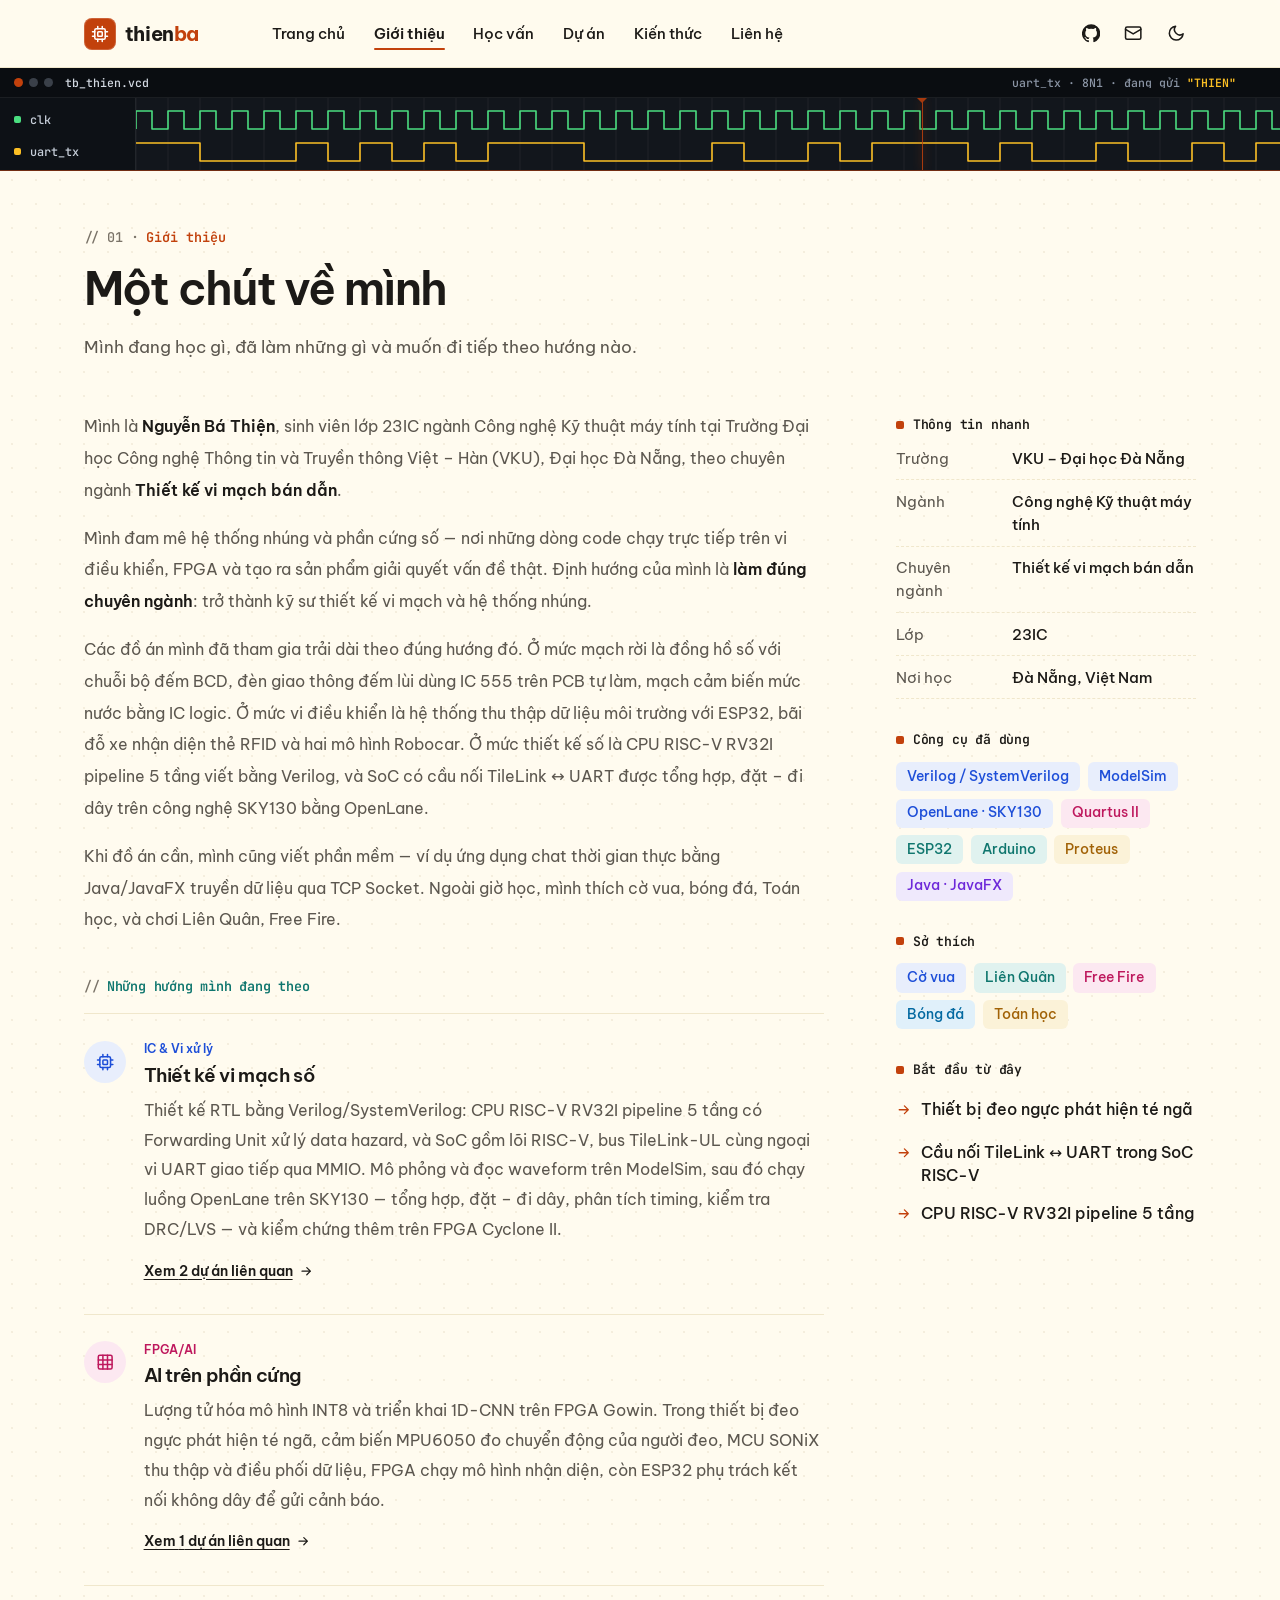
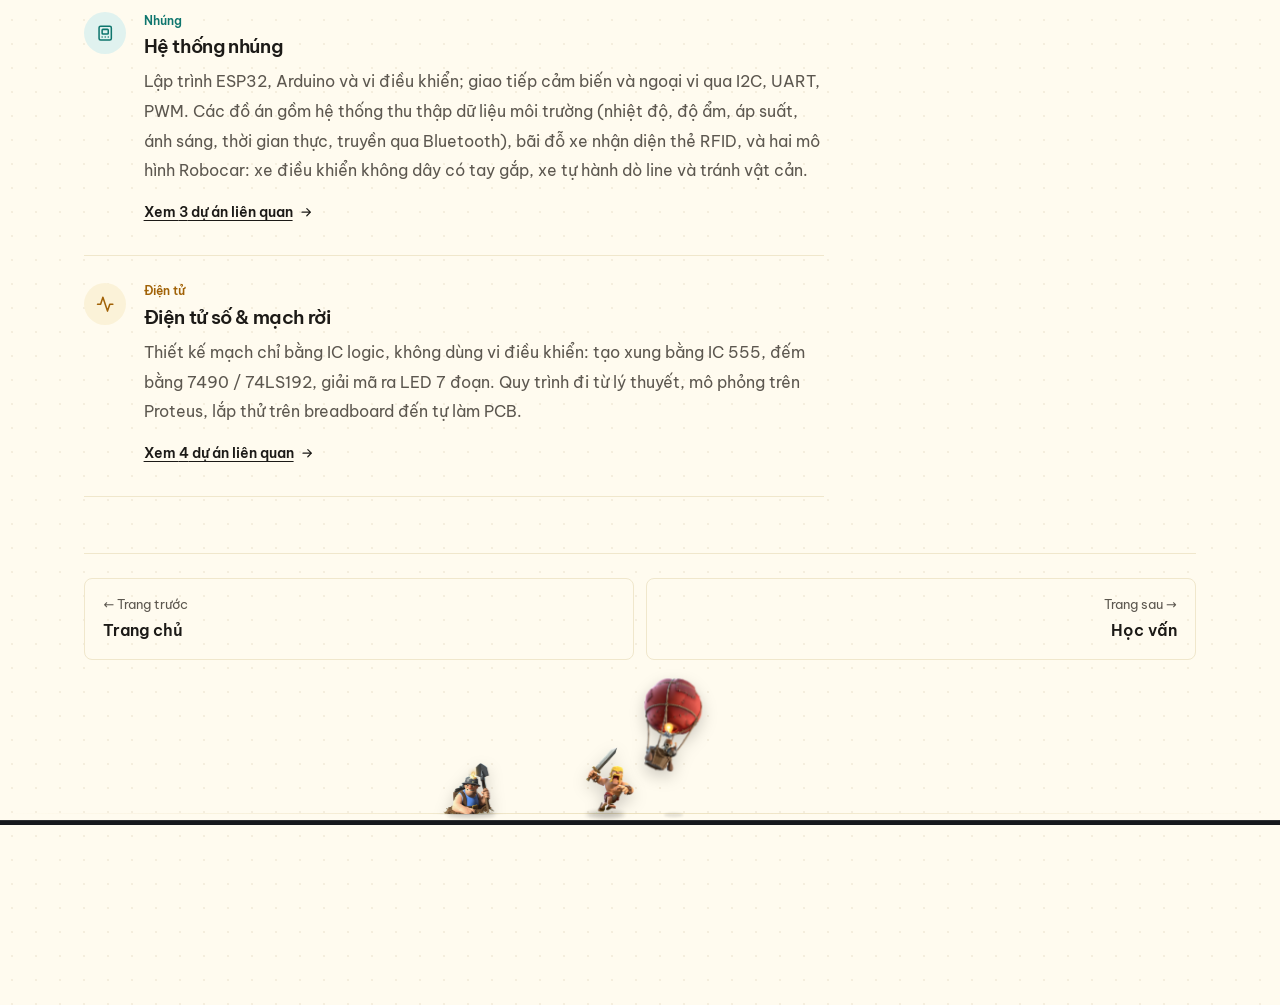
<file: gioi-thieu.html>
<!DOCTYPE html>
<html lang="vi">
<head>
  <meta charset="UTF-8">
  <meta name="viewport" content="width=device-width, initial-scale=1">

  <!-- ========== SEO cơ bản ========== -->
  <title>Giới thiệu · Nguyễn Bá Thiện</title>
  <meta name="description" content="Giới thiệu Nguyễn Bá Thiện – sinh viên lớp 23IC, chuyên ngành Thiết kế vi mạch bán dẫn tại VKU: định hướng, các hướng đang theo, công cụ đã dùng và sở thích.">
  <meta name="author" content="Nguyễn Bá Thiện">
  <meta name="robots" content="index, follow">
  <meta name="theme-color" content="#fffbef" media="(prefers-color-scheme: light)">
  <meta name="theme-color" content="#111214" media="(prefers-color-scheme: dark)">
  <!-- SỬA: khi có tên miền riêng (vd: thiennb23.id.vn từ 1/1/2027) thì đổi https://thienic.github.io/ ở cả 5 trang -->
  <link rel="canonical" href="https://thienic.github.io/gioi-thieu.html">

  <!-- ========== Open Graph (hiển thị khi chia sẻ lên Facebook, Zalo...) ========== -->
  <meta property="og:type" content="website">
  <meta property="og:site_name" content="Nguyễn Bá Thiện">
  <meta property="og:title" content="Giới thiệu · Nguyễn Bá Thiện">
  <meta property="og:description" content="Giới thiệu Nguyễn Bá Thiện – sinh viên lớp 23IC, chuyên ngành Thiết kế vi mạch bán dẫn tại VKU: định hướng, các hướng đang theo, công cụ đã dùng và sở thích.">
  <meta property="og:locale" content="vi_VN">
  <meta property="og:url" content="https://thienic.github.io/gioi-thieu.html">
  <meta property="og:image" content="https://thienic.github.io/images/avatar.jpg">
  <meta name="twitter:card" content="summary_large_image">
  <meta name="twitter:title" content="Giới thiệu · Nguyễn Bá Thiện">
  <meta name="twitter:description" content="Giới thiệu Nguyễn Bá Thiện – sinh viên lớp 23IC, chuyên ngành Thiết kế vi mạch bán dẫn tại VKU: định hướng, các hướng đang theo, công cụ đã dùng và sở thích.">

  <!-- Biểu tượng tab trình duyệt (hình con chip) -->
  <link rel="icon" href="data:image/svg+xml,%3Csvg xmlns='http://www.w3.org/2000/svg' viewBox='0 0 32 32'%3E%3Crect width='32' height='32' rx='8' fill='%23c2410c'/%3E%3Cg fill='none' stroke='%23fff' stroke-width='2' stroke-linecap='round'%3E%3Crect x='10' y='10' width='12' height='12' rx='2'/%3E%3Cpath d='M13 6v3M19 6v3M13 23v3M19 23v3M6 13h3M6 19h3M23 13h3M23 19h3'/%3E%3C/g%3E%3C/svg%3E">

  <!-- Font hỗ trợ tốt tiếng Việt -->
  <link rel="preconnect" href="https://fonts.googleapis.com">
  <link rel="preconnect" href="https://fonts.gstatic.com" crossorigin>
  <link href="https://fonts.googleapis.com/css2?family=Be+Vietnam+Pro:wght@400;500;600;700;800&family=JetBrains+Mono:wght@500;600&display=swap" rel="stylesheet">

  <!-- Áp dụng chế độ sáng/tối đã lưu TRƯỚC khi trang hiển thị (tránh nháy màu) -->
  <script>
    (function () {
      var root = document.documentElement;
      root.classList.add('js');
      try {
        var saved = localStorage.getItem('theme');
        if (saved === 'light' || saved === 'dark') root.setAttribute('data-theme', saved);
      } catch (e) { /* trình duyệt chặn localStorage: dùng theo hệ thống */ }
    })();
  </script>

  <!-- Giao diện chung của cả 5 trang -->
  <link rel="stylesheet" href="assets/site.css?v=ad7a8785">
</head>
<body>
  <!-- Bộ biểu tượng SVG dùng chung (không cần sửa) -->
  <svg class="sprite" aria-hidden="true" focusable="false" xmlns="http://www.w3.org/2000/svg">
    <symbol id="i-chip" viewBox="0 0 24 24"><rect x="5" y="5" width="14" height="14" rx="2"/><rect x="9" y="9" width="6" height="6" rx="1"/><path d="M9 2v3M15 2v3M9 19v3M15 19v3M2 9h3M2 15h3M19 9h3M19 15h3"/></symbol>
    <symbol id="i-trophy" viewBox="0 0 24 24"><path d="M8 21h8M12 17v4M7 4h10v5a5 5 0 0 1-10 0z"/><path d="M17 5h3v2a3 3 0 0 1-3 3M7 5H4v2a3 3 0 0 0 3 3"/></symbol>
    <symbol id="i-star" viewBox="0 0 24 24"><path d="m12 2 3.1 6.3 6.9 1-5 4.9 1.2 6.8-6.2-3.2-6.2 3.2L7 14.2 2 9.3l6.9-1z"/></symbol>
    <symbol id="i-sun" viewBox="0 0 24 24"><circle cx="12" cy="12" r="4"/><path d="M12 2v2M12 20v2M4.9 4.9l1.4 1.4M17.7 17.7l1.4 1.4M2 12h2M20 12h2M4.9 19.1l1.4-1.4M17.7 6.3l1.4-1.4"/></symbol>
    <symbol id="i-moon" viewBox="0 0 24 24"><path d="M21 12.8A9 9 0 1 1 11.2 3a7 7 0 0 0 9.8 9.8z"/></symbol>
    <symbol id="i-menu" viewBox="0 0 24 24"><path d="M4 7h16M4 12h16M4 17h16"/></symbol>
    <symbol id="i-close" viewBox="0 0 24 24"><path d="M18 6 6 18M6 6l12 12"/></symbol>
    <symbol id="i-arrow" viewBox="0 0 24 24"><path d="M5 12h14M13 6l6 6-6 6"/></symbol>
    <symbol id="i-arrow-up" viewBox="0 0 24 24"><path d="M12 19V5M5 12l7-7 7 7"/></symbol>
    <symbol id="i-external" viewBox="0 0 24 24"><path d="M15 3h6v6M10 14 21 3M18 13v6a2 2 0 0 1-2 2H5a2 2 0 0 1-2-2V8a2 2 0 0 1 2-2h6"/></symbol>
    <symbol id="i-mail" viewBox="0 0 24 24"><rect x="2" y="4" width="20" height="16" rx="2"/><path d="m22 7-10 6L2 7"/></symbol>
    <symbol id="i-copy" viewBox="0 0 24 24"><rect x="9" y="9" width="13" height="13" rx="2"/><path d="M5 15H4a2 2 0 0 1-2-2V4a2 2 0 0 1 2-2h9a2 2 0 0 1 2 2v1"/></symbol>
    <symbol id="i-github" viewBox="0 0 24 24"><path fill="currentColor" stroke="none" d="M12 .3a12 12 0 0 0-3.8 23.4c.6.1.8-.3.8-.6v-2c-3.3.7-4-1.6-4-1.6-.6-1.4-1.4-1.8-1.4-1.8-1-.7.1-.7.1-.7 1.2.1 1.8 1.2 1.8 1.2 1.1 1.8 2.8 1.3 3.5 1 .1-.8.4-1.3.8-1.6-2.7-.3-5.5-1.3-5.5-5.9 0-1.3.5-2.4 1.2-3.2-.1-.3-.5-1.5.1-3.2 0 0 1-.3 3.3 1.2a11.5 11.5 0 0 1 6 0c2.3-1.5 3.3-1.2 3.3-1.2.6 1.7.2 2.9.1 3.2.8.8 1.2 1.9 1.2 3.2 0 4.6-2.8 5.6-5.5 5.9.4.4.8 1.1.8 2.2v3.3c0 .3.2.7.8.6A12 12 0 0 0 12 .3"/></symbol>
    <symbol id="i-cap" viewBox="0 0 24 24"><path d="M22 10 12 5 2 10l10 5 10-5z"/><path d="M6 12v5c3 3 9 3 12 0v-5"/></symbol>
    <symbol id="i-school" viewBox="0 0 24 24"><path d="M3 21h18M5 21V10l7-5 7 5v11"/><path d="M10 21v-5h4v5M12 10h.01"/></symbol>
    <symbol id="i-book" viewBox="0 0 24 24"><path d="M2 4h6a4 4 0 0 1 4 4v13a3 3 0 0 0-3-3H2zM22 4h-6a4 4 0 0 0-4 4v13a3 3 0 0 1 3-3h7z"/></symbol>
    <symbol id="i-pencil" viewBox="0 0 24 24"><path d="M12 20h9"/><path d="M16.5 3.5a2.1 2.1 0 0 1 3 3L7 19l-4 1 1-4z"/></symbol>
    <symbol id="i-code" viewBox="0 0 24 24"><path d="m16 18 6-6-6-6M8 6l-6 6 6 6"/></symbol>
    <symbol id="i-grid" viewBox="0 0 24 24"><rect x="3" y="3" width="18" height="18" rx="2"/><path d="M3 9h18M3 15h18M9 3v18M15 3v18"/></symbol>
    <symbol id="i-wifi" viewBox="0 0 24 24"><path d="M2 8.8a15 15 0 0 1 20 0M5 12.5a10 10 0 0 1 14 0M8.5 16.3a5 5 0 0 1 7 0M12 20h.01"/></symbol>
    <symbol id="i-users" viewBox="0 0 24 24"><path d="M16 21v-2a4 4 0 0 0-4-4H6a4 4 0 0 0-4 4v2"/><circle cx="9" cy="7" r="4"/><path d="M22 21v-2a4 4 0 0 0-3-3.9M16 3.1a4 4 0 0 1 0 7.8"/></symbol>
    <symbol id="i-user" viewBox="0 0 24 24"><circle cx="12" cy="8" r="4"/><path d="M4 21a8 8 0 0 1 16 0"/></symbol>
    <symbol id="i-bulb" viewBox="0 0 24 24"><path d="M9 18h6M10 22h4M12 2a7 7 0 0 0-4 12.7c.6.5 1 1.3 1 2.1v.2h6v-.2c0-.8.4-1.6 1-2.1A7 7 0 0 0 12 2z"/></symbol>
    <symbol id="i-cloud" viewBox="0 0 24 24"><path d="M12 2v2M4.9 4.9l1.4 1.4M20 12h2M19.1 4.9l-1.4 1.4M15.9 12.7a4 4 0 0 0-5.9-4.2"/><path d="M13 22H7a5 5 0 1 1 4.9-6H13a3 3 0 0 1 0 6z"/></symbol>
    <symbol id="i-board" viewBox="0 0 24 24"><rect x="4" y="3" width="16" height="18" rx="2"/><rect x="8" y="7" width="8" height="6" rx="1"/><path d="M8 17h.01M12 17h.01M16 17h.01"/></symbol>
    <symbol id="i-pin" viewBox="0 0 24 24"><path d="M20 10c0 6-8 12-8 12s-8-6-8-12a8 8 0 0 1 16 0z"/><circle cx="12" cy="10" r="3"/></symbol>
    <symbol id="i-activity" viewBox="0 0 24 24"><path d="M22 12h-4l-3 9L9 3l-3 9H2"/></symbol>
    <symbol id="i-chevron-down" viewBox="0 0 24 24"><path d="m6 9 6 6 6-6"/></symbol>
    <symbol id="i-lock" viewBox="0 0 24 24"><rect x="4" y="11" width="16" height="10" rx="2"/><path d="M8 11V7a4 4 0 0 1 8 0v4"/><path d="M12 15v2"/></symbol>
    <symbol id="i-unlock" viewBox="0 0 24 24"><rect x="4" y="11" width="16" height="10" rx="2"/><path d="M8 11V7a4 4 0 0 1 7.7-1.5"/><path d="M12 15v2"/></symbol>
  </svg>

  <a class="skip-link" href="#noi-dung">Bỏ qua, đến nội dung chính</a>

  <!-- ===================== THANH ĐIỀU HƯỚNG (giống nhau ở cả 5 trang) ===================== -->
  <header class="site-header">
    <nav class="nav container" aria-label="Điều hướng chính">
      <a class="brand" href="index.html" aria-label="Nguyễn Bá Thiện – Trang chủ">
        <span class="brand-mark" aria-hidden="true"><svg class="icon"><use href="#i-chip"/></svg></span><span class="wordmark" aria-hidden="true">thien<span class="wordmark-ext">ba</span></span>
      </a>

      <!-- Menu: mỗi mục là 1 trang riêng; trang đang mở có aria-current="page" -->
      <ul class="nav-menu" id="nav-menu">
        <li><a class="nav-link" href="index.html">Trang chủ</a></li>
        <li><a class="nav-link is-active" href="gioi-thieu.html" aria-current="page">Giới thiệu</a></li>
        <li><a class="nav-link" href="hoc-van.html">Học vấn</a></li>
        <li><a class="nav-link" href="du-an.html">Dự án</a></li>
        <li><a class="nav-link" href="kien-thuc.html">Kiến thức</a></li>
        <li><a class="nav-link" href="lien-he.html">Liên hệ</a></li>
      </ul>

      <div class="nav-actions">
        <a class="icon-btn" href="https://github.com/thienic" target="_blank" rel="noopener noreferrer" aria-label="GitHub (mở tab mới)" title="GitHub">
          <svg class="icon" aria-hidden="true"><use href="#i-github"/></svg>
        </a>
        <a class="icon-btn" href="mailto:thiennb.23ce@vku.udn.vn" aria-label="Gửi email" title="Gửi email">
          <svg class="icon" aria-hidden="true"><use href="#i-mail"/></svg>
        </a>
        <button class="icon-btn theme-toggle" id="theme-toggle" type="button" aria-label="Đổi chế độ sáng/tối">
          <svg class="icon i-moon" aria-hidden="true"><use href="#i-moon"/></svg>
          <svg class="icon i-sun" aria-hidden="true"><use href="#i-sun"/></svg>
        </button>
      </div>
    </nav>
    <div class="scroll-progress" aria-hidden="true"></div>
  </header>

  <main id="noi-dung" tabindex="-1">

    <!-- ===================== ĐẦU TRANG ===================== -->
    <header class="page-hero">
      <div class="scope scope--mini" aria-hidden="true">
        <div class="scope-bar">
          <span class="scope-dots"><i></i><i></i><i></i></span>
          <span class="scope-file">tb_thien.vcd</span>
          <span class="scope-note">uart_tx · 8N1 · đang gửi <b>"THIEN"</b></span>
        </div>
        <div class="scope-body">
          <div class="scope-track"></div>
          <span class="scope-cursor"></span>
          <ul class="scope-names">
            <li>clk</li>
            <li>uart_tx</li>
          </ul>
        </div>
      </div>
      <div class="container">
        <p class="eyebrow"><span class="eyebrow-num">01</span>Giới thiệu</p>
        <h1 class="page-title">Một chút về mình</h1>
        <p class="page-lead">
          Mình đang học gì, đã làm những gì và muốn đi tiếp theo hướng nào.
        </p>
      </div>
    </header>

    <!-- ===================== NỘI DUNG ===================== -->
    <section class="section section--page has-lane" id="gioi-thieu" aria-label="Giới thiệu">
      <div class="container">
        <div class="about-layout">
          <div class="about-main">
            <div class="about-text reveal">
              <!-- SỬA: đoạn giới thiệu bản thân -->
              <p>
                Mình là <strong>Nguyễn Bá Thiện</strong>, sinh viên lớp 23IC ngành Công nghệ Kỹ thuật máy tính tại
                Trường Đại học Công nghệ Thông tin và Truyền thông Việt – Hàn (VKU), Đại học Đà Nẵng, theo chuyên ngành
                <strong>Thiết kế vi mạch bán dẫn</strong>.
              </p>
              <p>
                Mình đam mê hệ thống nhúng và phần cứng số — nơi những dòng code chạy trực tiếp trên vi điều khiển, FPGA
                và tạo ra sản phẩm giải quyết vấn đề thật. Định hướng của mình là <strong>làm đúng chuyên ngành</strong>:
                trở thành kỹ sư thiết kế vi mạch và hệ thống nhúng.
              </p>
              <p>
                Các đồ án mình đã tham gia trải dài theo đúng hướng đó. Ở mức mạch rời là đồng hồ số với chuỗi bộ đếm BCD,
                đèn giao thông đếm lùi dùng IC 555 trên PCB tự làm, mạch cảm biến mức nước bằng IC logic. Ở mức vi điều khiển
                là hệ thống thu thập dữ liệu môi trường với ESP32, bãi đỗ xe nhận diện thẻ RFID và hai mô hình Robocar.
                Ở mức thiết kế số là CPU RISC-V RV32I pipeline 5 tầng viết bằng Verilog, và SoC có cầu nối TileLink ↔ UART
                được tổng hợp, đặt – đi dây trên công nghệ SKY130 bằng OpenLane.
              </p>
              <p>
                Khi đồ án cần, mình cũng viết phần mềm — ví dụ ứng dụng chat thời gian thực bằng Java/JavaFX truyền dữ liệu
                qua TCP Socket. Ngoài giờ học, mình thích cờ vua, bóng đá, Toán học, và chơi Liên Quân, Free Fire.
              </p>
            </div>

            <h3 class="eyebrow eyebrow--rose about-sub reveal">Những hướng mình đang theo</h3>
            <ol class="focus-list">
              <li class="focus-item reveal tone-blue">
                <span class="icon-tile" aria-hidden="true"><svg class="icon"><use href="#i-chip"/></svg></span>
                <div>
                  <p class="focus-topic">IC &amp; Vi xử lý</p>
                  <h4>Thiết kế vi mạch số</h4>
                  <p>
                    Thiết kế RTL bằng Verilog/SystemVerilog: CPU RISC-V RV32I pipeline 5 tầng có Forwarding Unit xử lý data hazard,
                    và SoC gồm lõi RISC-V, bus TileLink-UL cùng ngoại vi UART giao tiếp qua MMIO. Mô phỏng và đọc waveform trên ModelSim,
                    sau đó chạy luồng OpenLane trên SKY130 — tổng hợp, đặt – đi dây, phân tích timing, kiểm tra DRC/LVS — và kiểm chứng
                    thêm trên FPGA Cyclone II.
                  </p>
                  <a class="focus-link" href="du-an.html?nhom=cpu">
                    <span>Xem <span data-filter-count="cpu">2</span> dự án liên quan</span><svg class="icon" aria-hidden="true"><use href="#i-arrow"/></svg>
                  </a>
                </div>
              </li>
              <li class="focus-item reveal tone-rose">
                <span class="icon-tile" aria-hidden="true"><svg class="icon"><use href="#i-grid"/></svg></span>
                <div>
                  <p class="focus-topic">FPGA/AI</p>
                  <h4>AI trên phần cứng</h4>
                  <p>
                    Lượng tử hóa mô hình INT8 và triển khai 1D-CNN trên FPGA Gowin. Trong thiết bị đeo ngực phát hiện té ngã,
                    cảm biến MPU6050 đo chuyển động của người đeo, MCU SONiX thu thập và điều phối dữ liệu, FPGA chạy mô hình
                    nhận diện, còn ESP32 phụ trách kết nối không dây để gửi cảnh báo.
                  </p>
                  <a class="focus-link" href="du-an.html?nhom=fpga">
                    <span>Xem <span data-filter-count="fpga">1</span> dự án liên quan</span><svg class="icon" aria-hidden="true"><use href="#i-arrow"/></svg>
                  </a>
                </div>
              </li>
              <li class="focus-item reveal tone-teal">
                <span class="icon-tile" aria-hidden="true"><svg class="icon"><use href="#i-board"/></svg></span>
                <div>
                  <p class="focus-topic">Nhúng</p>
                  <h4>Hệ thống nhúng</h4>
                  <p>
                    Lập trình ESP32, Arduino và vi điều khiển; giao tiếp cảm biến và ngoại vi qua I2C, UART, PWM. Các đồ án gồm hệ thống
                    thu thập dữ liệu môi trường (nhiệt độ, độ ẩm, áp suất, ánh sáng, thời gian thực, truyền qua Bluetooth), bãi đỗ xe
                    nhận diện thẻ RFID, và hai mô hình Robocar: xe điều khiển không dây có tay gắp, xe tự hành dò line và tránh vật cản.
                  </p>
                  <a class="focus-link" href="du-an.html?nhom=embedded">
                    <span>Xem <span data-filter-count="embedded">3</span> dự án liên quan</span><svg class="icon" aria-hidden="true"><use href="#i-arrow"/></svg>
                  </a>
                </div>
              </li>
              <li class="focus-item reveal tone-amber">
                <span class="icon-tile" aria-hidden="true"><svg class="icon"><use href="#i-activity"/></svg></span>
                <div>
                  <p class="focus-topic">Điện tử</p>
                  <h4>Điện tử số &amp; mạch rời</h4>
                  <p>
                    Thiết kế mạch chỉ bằng IC logic, không dùng vi điều khiển: tạo xung bằng IC 555, đếm bằng 7490 / 74LS192,
                    giải mã ra LED 7 đoạn. Quy trình đi từ lý thuyết, mô phỏng trên Proteus, lắp thử trên breadboard đến tự làm PCB.
                  </p>
                  <a class="focus-link" href="du-an.html?nhom=electronics">
                    <span>Xem <span data-filter-count="electronics">4</span> dự án liên quan</span><svg class="icon" aria-hidden="true"><use href="#i-arrow"/></svg>
                  </a>
                </div>
              </li>
            </ol>
          </div>

          <aside class="about-side reveal" style="--d:1" aria-label="Thông tin thêm">
            <div class="side-block">
              <h3>Thông tin nhanh</h3>
              <dl class="side-facts">
                <div><dt>Trường</dt><dd>VKU – Đại học Đà Nẵng</dd></div>
                <div><dt>Ngành</dt><dd>Công nghệ Kỹ thuật máy tính</dd></div>
                <div><dt>Chuyên ngành</dt><dd>Thiết kế vi mạch bán dẫn</dd></div>
                <div><dt>Lớp</dt><dd>23IC</dd></div>
                <div><dt>Nơi học</dt><dd>Đà Nẵng, Việt Nam</dd></div>
              </dl>
            </div>

            <div class="side-block">
              <h3>Công cụ đã dùng</h3>
              <ul class="chip-list">
                <li class="chip tone-blue">Verilog / SystemVerilog</li>
                <li class="chip tone-blue">ModelSim</li>
                <li class="chip tone-blue">OpenLane · SKY130</li>
                <li class="chip tone-rose">Quartus II</li>
                <li class="chip tone-teal">ESP32</li>
                <li class="chip tone-teal">Arduino</li>
                <li class="chip tone-amber">Proteus</li>
                <li class="chip tone-violet">Java · JavaFX</li>
              </ul>
            </div>

            <div class="side-block">
              <h3>Sở thích</h3>
              <!-- SỬA: thay bằng sở thích thật của bạn -->
              <ul class="chip-list">
                <li class="chip tone-blue">Cờ vua</li>
                <li class="chip tone-teal">Liên Quân</li>
                <li class="chip tone-rose">Free Fire</li>
                <li class="chip tone-sky">Bóng đá</li>
                <li class="chip tone-amber">Toán học</li>
              </ul>
            </div>

            <div class="side-block">
              <h3>Bắt đầu từ đây</h3>
              <ul class="side-links">
                <li><a class="side-link" href="du-an.html#fall"><svg class="icon" aria-hidden="true"><use href="#i-arrow"/></svg>Thiết bị đeo ngực phát hiện té ngã</a></li>
                <li><a class="side-link" href="du-an.html#tilelink"><svg class="icon" aria-hidden="true"><use href="#i-arrow"/></svg>Cầu nối TileLink ↔ UART trong SoC RISC-V</a></li>
                <li><a class="side-link" href="du-an.html#riscv"><svg class="icon" aria-hidden="true"><use href="#i-arrow"/></svg>CPU RISC-V RV32I pipeline 5 tầng</a></li>
              </ul>
            </div>
          </aside>
        </div>

        <!-- Chuyển sang trang trước / sau -->
        <nav class="pager" aria-label="Chuyển trang">
        <a class="pager-link pager-link--prev" href="index.html">
          <span class="pager-label">← Trang trước</span>
          <span class="pager-title">Trang chủ</span>
        </a>
        <a class="pager-link pager-link--next" href="hoc-van.html">
          <span class="pager-label">Trang sau →</span>
          <span class="pager-title">Học vấn</span>
        </a>
        </nav>
      </div>

      <!-- Nhân vật Clash of Clans của trang này (trang trí, bấm vào để xem chiêu).
           SỬA: --x = vị trí ban đầu, --s = cỡ; thêm/bớt nhân vật thì chép/xóa 1 thẻ .barb -->
      <div class="barb-lane barb-lane--section" aria-hidden="true">
        <span class="barb" style="--x:44%; --s:0.86"><span class="barb-body"><span class="barb-sprite"><img src="images/barbarian.png" alt="" width="250" height="296" decoding="async"></span><span class="barb-slash"></span></span><span class="barb-bubble"></span></span>
        <span class="barb barb--miner" style="--x:34%; --s:1"><span class="barb-body"><span class="barb-sprite"><img src="images/miner.png" alt="" width="250" height="178" decoding="async"></span><span class="barb-slash"></span></span><span class="barb-bubble"></span></span>
        <span class="barb barb--balloon" style="--x:50%; --s:1"><span class="barb-body"><span class="barb-sprite"><img src="images/balloon.png" alt="" width="250" height="400" decoding="async"></span><span class="barb-slash"></span></span><span class="barb-bubble"></span></span>
      </div>
    </section>
  </main>

  <!-- ===================== CHÂN TRANG (giống nhau ở cả 5 trang) ===================== -->
  <footer class="site-footer">
    <div class="footer-signal" aria-hidden="true"></div>
    <div class="container footer-main">
      <a class="brand" href="index.html" aria-label="Trang chủ">
        <span class="brand-mark" aria-hidden="true"><svg class="icon"><use href="#i-chip"/></svg></span><span class="wordmark" aria-hidden="true">thien<span class="wordmark-ext">ba</span></span>
      </a>
      <nav aria-label="Liên kết chân trang">
        <ul class="footer-nav">
          <li><a href="gioi-thieu.html">Giới thiệu</a></li>
          <li><a href="hoc-van.html">Học vấn</a></li>
          <li><a href="du-an.html">Dự án</a></li>
          <li><a href="kien-thuc.html">Kiến thức</a></li>
          <li><a href="lien-he.html">Liên hệ</a></li>
        </ul>
      </nav>
      <div class="footer-icons">
        <a class="icon-btn" href="https://github.com/thienic" target="_blank" rel="noopener noreferrer" aria-label="GitHub (mở tab mới)" title="GitHub">
          <svg class="icon" aria-hidden="true"><use href="#i-github"/></svg>
        </a>
        <a class="icon-btn" href="mailto:thiennb.23ce@vku.udn.vn" aria-label="Gửi email" title="Gửi email">
          <svg class="icon" aria-hidden="true"><use href="#i-mail"/></svg>
        </a>
      </div>
    </div>
    <div class="container footer-bottom">
      <p><span>© 2026 Nguyễn Bá Thiện.</span><span>Người theo đuổi ước mơ.</span><span class="footer-code">endmodule // thienba</span></p>
      <a class="icon-btn" href="#top" aria-label="Lên đầu trang" title="Lên đầu trang">
        <svg class="icon" aria-hidden="true"><use href="#i-arrow-up"/></svg>
      </a>
    </div>
  </footer>

  <!-- Thông báo nhỏ (ví dụ: đã sao chép email) -->
  <div class="toast" id="toast" role="status" aria-live="polite"></div>

  <!-- Nút lên đầu trang (hiện khi đã cuộn xuống) -->
  <a class="to-top" id="to-top" href="#top" aria-label="Lên đầu trang" title="Lên đầu trang">
    <svg class="icon" aria-hidden="true"><use href="#i-arrow-up"/></svg>
  </a>

  <!-- Mã dùng chung của cả 5 trang -->
  <script src="assets/site.js?v=f04e0dd5"></script>
</body>
</html>
</file>
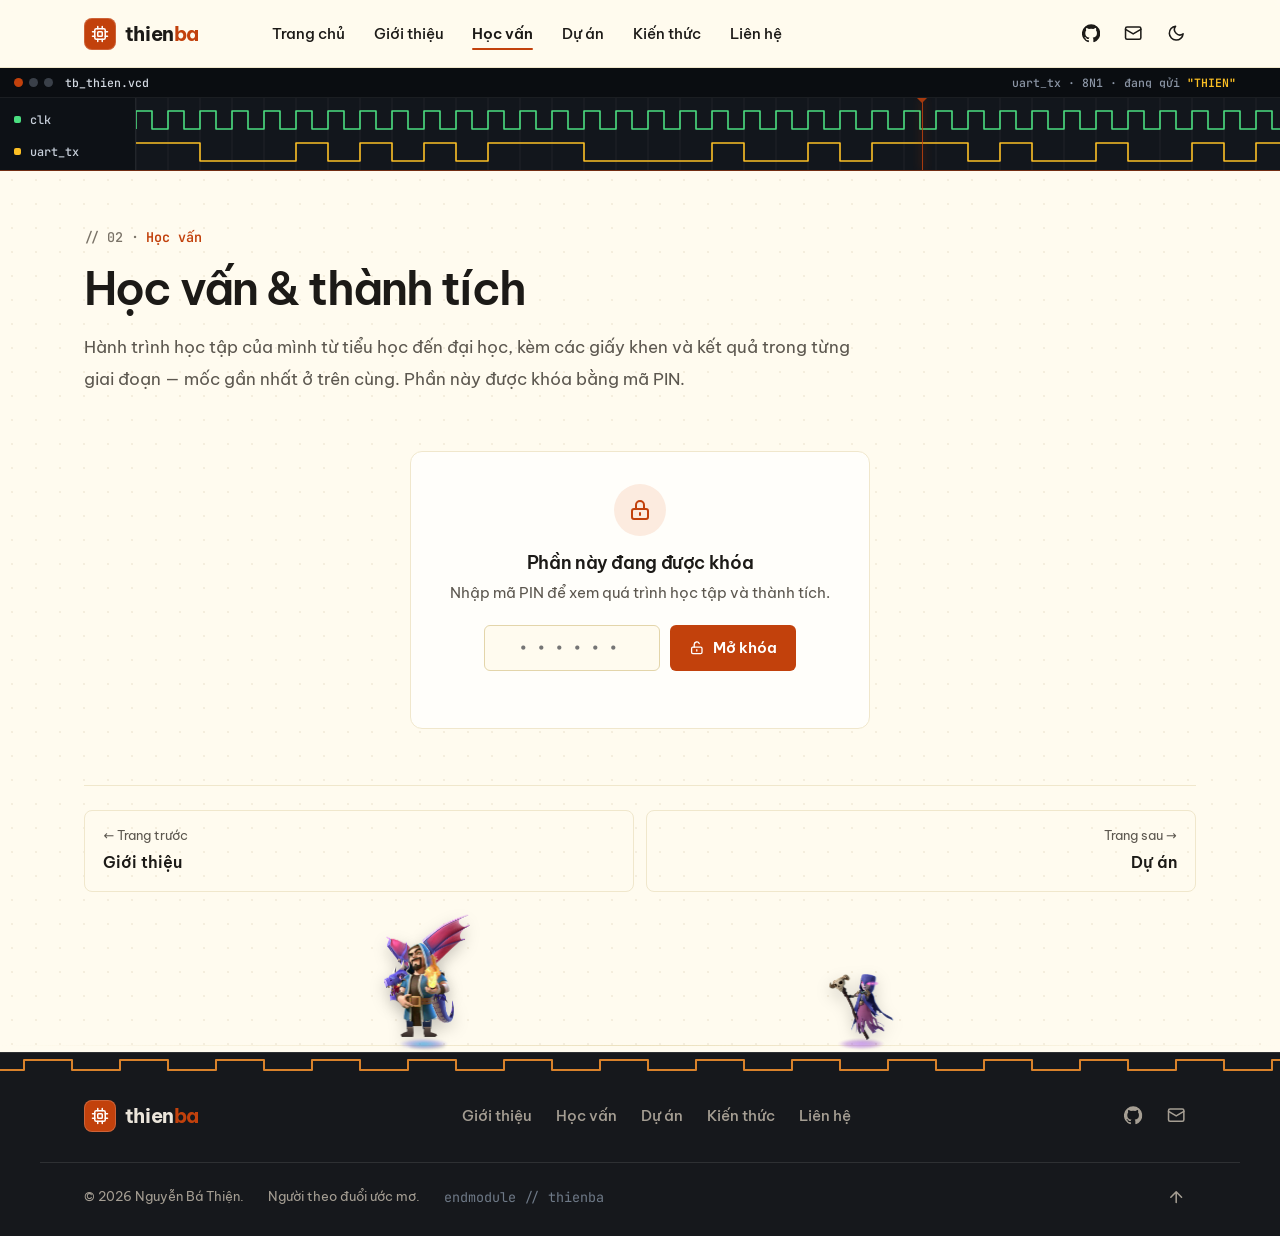
<file: hoc-van.html>
<!DOCTYPE html>
<html lang="vi">
<head>
  <meta charset="UTF-8">
  <meta name="viewport" content="width=device-width, initial-scale=1">

  <!-- ========== SEO cơ bản ========== -->
  <title>Học vấn · Nguyễn Bá Thiện</title>
  <meta name="description" content="Hành trình học tập của Nguyễn Bá Thiện từ tiểu học đến đại học (VKU). Nội dung được khóa bằng mã PIN.">
  <meta name="author" content="Nguyễn Bá Thiện">
  <meta name="robots" content="index, follow">
  <meta name="theme-color" content="#fffbef" media="(prefers-color-scheme: light)">
  <meta name="theme-color" content="#111214" media="(prefers-color-scheme: dark)">
  <!-- SỬA: khi có tên miền riêng (vd: thiennb23.id.vn từ 1/1/2027) thì đổi https://thienic.github.io/ ở cả 5 trang -->
  <link rel="canonical" href="https://thienic.github.io/hoc-van.html">

  <!-- ========== Open Graph (hiển thị khi chia sẻ lên Facebook, Zalo...) ========== -->
  <meta property="og:type" content="website">
  <meta property="og:site_name" content="Nguyễn Bá Thiện">
  <meta property="og:title" content="Học vấn · Nguyễn Bá Thiện">
  <meta property="og:description" content="Hành trình học tập của Nguyễn Bá Thiện từ tiểu học đến đại học (VKU). Nội dung được khóa bằng mã PIN.">
  <meta property="og:locale" content="vi_VN">
  <meta property="og:url" content="https://thienic.github.io/hoc-van.html">
  <meta property="og:image" content="https://thienic.github.io/images/avatar.jpg">
  <meta name="twitter:card" content="summary_large_image">
  <meta name="twitter:title" content="Học vấn · Nguyễn Bá Thiện">
  <meta name="twitter:description" content="Hành trình học tập của Nguyễn Bá Thiện từ tiểu học đến đại học (VKU). Nội dung được khóa bằng mã PIN.">

  <!-- Biểu tượng tab trình duyệt (hình con chip) -->
  <link rel="icon" href="data:image/svg+xml,%3Csvg xmlns='http://www.w3.org/2000/svg' viewBox='0 0 32 32'%3E%3Crect width='32' height='32' rx='8' fill='%23c2410c'/%3E%3Cg fill='none' stroke='%23fff' stroke-width='2' stroke-linecap='round'%3E%3Crect x='10' y='10' width='12' height='12' rx='2'/%3E%3Cpath d='M13 6v3M19 6v3M13 23v3M19 23v3M6 13h3M6 19h3M23 13h3M23 19h3'/%3E%3C/g%3E%3C/svg%3E">

  <!-- Font hỗ trợ tốt tiếng Việt -->
  <link rel="preconnect" href="https://fonts.googleapis.com">
  <link rel="preconnect" href="https://fonts.gstatic.com" crossorigin>
  <link href="https://fonts.googleapis.com/css2?family=Be+Vietnam+Pro:wght@400;500;600;700;800&family=JetBrains+Mono:wght@500;600&display=swap" rel="stylesheet">

  <!-- Áp dụng chế độ sáng/tối đã lưu TRƯỚC khi trang hiển thị (tránh nháy màu) -->
  <script>
    (function () {
      var root = document.documentElement;
      root.classList.add('js');
      try {
        var saved = localStorage.getItem('theme');
        if (saved === 'light' || saved === 'dark') root.setAttribute('data-theme', saved);
      } catch (e) { /* trình duyệt chặn localStorage: dùng theo hệ thống */ }
    })();
  </script>

  <!-- Giao diện chung của cả 5 trang -->
  <link rel="stylesheet" href="assets/site.css?v=ad7a8785">
</head>
<body>
  <!-- Bộ biểu tượng SVG dùng chung (không cần sửa) -->
  <svg class="sprite" aria-hidden="true" focusable="false" xmlns="http://www.w3.org/2000/svg">
    <symbol id="i-chip" viewBox="0 0 24 24"><rect x="5" y="5" width="14" height="14" rx="2"/><rect x="9" y="9" width="6" height="6" rx="1"/><path d="M9 2v3M15 2v3M9 19v3M15 19v3M2 9h3M2 15h3M19 9h3M19 15h3"/></symbol>
    <symbol id="i-trophy" viewBox="0 0 24 24"><path d="M8 21h8M12 17v4M7 4h10v5a5 5 0 0 1-10 0z"/><path d="M17 5h3v2a3 3 0 0 1-3 3M7 5H4v2a3 3 0 0 0 3 3"/></symbol>
    <symbol id="i-star" viewBox="0 0 24 24"><path d="m12 2 3.1 6.3 6.9 1-5 4.9 1.2 6.8-6.2-3.2-6.2 3.2L7 14.2 2 9.3l6.9-1z"/></symbol>
    <symbol id="i-sun" viewBox="0 0 24 24"><circle cx="12" cy="12" r="4"/><path d="M12 2v2M12 20v2M4.9 4.9l1.4 1.4M17.7 17.7l1.4 1.4M2 12h2M20 12h2M4.9 19.1l1.4-1.4M17.7 6.3l1.4-1.4"/></symbol>
    <symbol id="i-moon" viewBox="0 0 24 24"><path d="M21 12.8A9 9 0 1 1 11.2 3a7 7 0 0 0 9.8 9.8z"/></symbol>
    <symbol id="i-menu" viewBox="0 0 24 24"><path d="M4 7h16M4 12h16M4 17h16"/></symbol>
    <symbol id="i-close" viewBox="0 0 24 24"><path d="M18 6 6 18M6 6l12 12"/></symbol>
    <symbol id="i-arrow" viewBox="0 0 24 24"><path d="M5 12h14M13 6l6 6-6 6"/></symbol>
    <symbol id="i-arrow-up" viewBox="0 0 24 24"><path d="M12 19V5M5 12l7-7 7 7"/></symbol>
    <symbol id="i-external" viewBox="0 0 24 24"><path d="M15 3h6v6M10 14 21 3M18 13v6a2 2 0 0 1-2 2H5a2 2 0 0 1-2-2V8a2 2 0 0 1 2-2h6"/></symbol>
    <symbol id="i-mail" viewBox="0 0 24 24"><rect x="2" y="4" width="20" height="16" rx="2"/><path d="m22 7-10 6L2 7"/></symbol>
    <symbol id="i-copy" viewBox="0 0 24 24"><rect x="9" y="9" width="13" height="13" rx="2"/><path d="M5 15H4a2 2 0 0 1-2-2V4a2 2 0 0 1 2-2h9a2 2 0 0 1 2 2v1"/></symbol>
    <symbol id="i-github" viewBox="0 0 24 24"><path fill="currentColor" stroke="none" d="M12 .3a12 12 0 0 0-3.8 23.4c.6.1.8-.3.8-.6v-2c-3.3.7-4-1.6-4-1.6-.6-1.4-1.4-1.8-1.4-1.8-1-.7.1-.7.1-.7 1.2.1 1.8 1.2 1.8 1.2 1.1 1.8 2.8 1.3 3.5 1 .1-.8.4-1.3.8-1.6-2.7-.3-5.5-1.3-5.5-5.9 0-1.3.5-2.4 1.2-3.2-.1-.3-.5-1.5.1-3.2 0 0 1-.3 3.3 1.2a11.5 11.5 0 0 1 6 0c2.3-1.5 3.3-1.2 3.3-1.2.6 1.7.2 2.9.1 3.2.8.8 1.2 1.9 1.2 3.2 0 4.6-2.8 5.6-5.5 5.9.4.4.8 1.1.8 2.2v3.3c0 .3.2.7.8.6A12 12 0 0 0 12 .3"/></symbol>
    <symbol id="i-cap" viewBox="0 0 24 24"><path d="M22 10 12 5 2 10l10 5 10-5z"/><path d="M6 12v5c3 3 9 3 12 0v-5"/></symbol>
    <symbol id="i-school" viewBox="0 0 24 24"><path d="M3 21h18M5 21V10l7-5 7 5v11"/><path d="M10 21v-5h4v5M12 10h.01"/></symbol>
    <symbol id="i-book" viewBox="0 0 24 24"><path d="M2 4h6a4 4 0 0 1 4 4v13a3 3 0 0 0-3-3H2zM22 4h-6a4 4 0 0 0-4 4v13a3 3 0 0 1 3-3h7z"/></symbol>
    <symbol id="i-pencil" viewBox="0 0 24 24"><path d="M12 20h9"/><path d="M16.5 3.5a2.1 2.1 0 0 1 3 3L7 19l-4 1 1-4z"/></symbol>
    <symbol id="i-code" viewBox="0 0 24 24"><path d="m16 18 6-6-6-6M8 6l-6 6 6 6"/></symbol>
    <symbol id="i-grid" viewBox="0 0 24 24"><rect x="3" y="3" width="18" height="18" rx="2"/><path d="M3 9h18M3 15h18M9 3v18M15 3v18"/></symbol>
    <symbol id="i-wifi" viewBox="0 0 24 24"><path d="M2 8.8a15 15 0 0 1 20 0M5 12.5a10 10 0 0 1 14 0M8.5 16.3a5 5 0 0 1 7 0M12 20h.01"/></symbol>
    <symbol id="i-users" viewBox="0 0 24 24"><path d="M16 21v-2a4 4 0 0 0-4-4H6a4 4 0 0 0-4 4v2"/><circle cx="9" cy="7" r="4"/><path d="M22 21v-2a4 4 0 0 0-3-3.9M16 3.1a4 4 0 0 1 0 7.8"/></symbol>
    <symbol id="i-user" viewBox="0 0 24 24"><circle cx="12" cy="8" r="4"/><path d="M4 21a8 8 0 0 1 16 0"/></symbol>
    <symbol id="i-bulb" viewBox="0 0 24 24"><path d="M9 18h6M10 22h4M12 2a7 7 0 0 0-4 12.7c.6.5 1 1.3 1 2.1v.2h6v-.2c0-.8.4-1.6 1-2.1A7 7 0 0 0 12 2z"/></symbol>
    <symbol id="i-cloud" viewBox="0 0 24 24"><path d="M12 2v2M4.9 4.9l1.4 1.4M20 12h2M19.1 4.9l-1.4 1.4M15.9 12.7a4 4 0 0 0-5.9-4.2"/><path d="M13 22H7a5 5 0 1 1 4.9-6H13a3 3 0 0 1 0 6z"/></symbol>
    <symbol id="i-board" viewBox="0 0 24 24"><rect x="4" y="3" width="16" height="18" rx="2"/><rect x="8" y="7" width="8" height="6" rx="1"/><path d="M8 17h.01M12 17h.01M16 17h.01"/></symbol>
    <symbol id="i-pin" viewBox="0 0 24 24"><path d="M20 10c0 6-8 12-8 12s-8-6-8-12a8 8 0 0 1 16 0z"/><circle cx="12" cy="10" r="3"/></symbol>
    <symbol id="i-activity" viewBox="0 0 24 24"><path d="M22 12h-4l-3 9L9 3l-3 9H2"/></symbol>
    <symbol id="i-chevron-down" viewBox="0 0 24 24"><path d="m6 9 6 6 6-6"/></symbol>
    <symbol id="i-lock" viewBox="0 0 24 24"><rect x="4" y="11" width="16" height="10" rx="2"/><path d="M8 11V7a4 4 0 0 1 8 0v4"/><path d="M12 15v2"/></symbol>
    <symbol id="i-unlock" viewBox="0 0 24 24"><rect x="4" y="11" width="16" height="10" rx="2"/><path d="M8 11V7a4 4 0 0 1 7.7-1.5"/><path d="M12 15v2"/></symbol>
  </svg>

  <a class="skip-link" href="#noi-dung">Bỏ qua, đến nội dung chính</a>

  <!-- ===================== THANH ĐIỀU HƯỚNG (giống nhau ở cả 5 trang) ===================== -->
  <header class="site-header">
    <nav class="nav container" aria-label="Điều hướng chính">
      <a class="brand" href="index.html" aria-label="Nguyễn Bá Thiện – Trang chủ">
        <span class="brand-mark" aria-hidden="true"><svg class="icon"><use href="#i-chip"/></svg></span><span class="wordmark" aria-hidden="true">thien<span class="wordmark-ext">ba</span></span>
      </a>

      <!-- Menu: mỗi mục là 1 trang riêng; trang đang mở có aria-current="page" -->
      <ul class="nav-menu" id="nav-menu">
        <li><a class="nav-link" href="index.html">Trang chủ</a></li>
        <li><a class="nav-link" href="gioi-thieu.html">Giới thiệu</a></li>
        <li><a class="nav-link is-active" href="hoc-van.html" aria-current="page">Học vấn</a></li>
        <li><a class="nav-link" href="du-an.html">Dự án</a></li>
        <li><a class="nav-link" href="kien-thuc.html">Kiến thức</a></li>
        <li><a class="nav-link" href="lien-he.html">Liên hệ</a></li>
      </ul>

      <div class="nav-actions">
        <a class="icon-btn" href="https://github.com/thienic" target="_blank" rel="noopener noreferrer" aria-label="GitHub (mở tab mới)" title="GitHub">
          <svg class="icon" aria-hidden="true"><use href="#i-github"/></svg>
        </a>
        <a class="icon-btn" href="mailto:thiennb.23ce@vku.udn.vn" aria-label="Gửi email" title="Gửi email">
          <svg class="icon" aria-hidden="true"><use href="#i-mail"/></svg>
        </a>
        <button class="icon-btn theme-toggle" id="theme-toggle" type="button" aria-label="Đổi chế độ sáng/tối">
          <svg class="icon i-moon" aria-hidden="true"><use href="#i-moon"/></svg>
          <svg class="icon i-sun" aria-hidden="true"><use href="#i-sun"/></svg>
        </button>
      </div>
    </nav>
    <div class="scroll-progress" aria-hidden="true"></div>
  </header>

  <main id="noi-dung" tabindex="-1">

    <!-- ===================== ĐẦU TRANG ===================== -->
    <header class="page-hero">
      <div class="scope scope--mini" aria-hidden="true">
        <div class="scope-bar">
          <span class="scope-dots"><i></i><i></i><i></i></span>
          <span class="scope-file">tb_thien.vcd</span>
          <span class="scope-note">uart_tx · 8N1 · đang gửi <b>"THIEN"</b></span>
        </div>
        <div class="scope-body">
          <div class="scope-track"></div>
          <span class="scope-cursor"></span>
          <ul class="scope-names">
            <li>clk</li>
            <li>uart_tx</li>
          </ul>
        </div>
      </div>
      <div class="container">
        <p class="eyebrow"><span class="eyebrow-num">02</span>Học vấn</p>
        <h1 class="page-title">Học vấn &amp; thành tích</h1>
        <p class="page-lead">
          Hành trình học tập của mình từ tiểu học đến đại học, kèm các giấy khen và kết quả trong từng giai đoạn — mốc gần nhất ở trên cùng. Phần này được khóa bằng mã PIN.
        </p>
      </div>
    </header>

    <!-- ===================== NỘI DUNG (khóa bằng mã PIN) ===================== -->
    <section class="section section--page has-lane" id="hoc-van" aria-label="Học vấn">
      <div class="container">
        <!-- HOC-VAN-LOCK:BEGIN (phần này do tools/khoa-hoc-van.mjs tạo, đừng sửa tay) -->
        <div class="edu-lock-root" id="edu-lock-root">
          <div class="edu-lock reveal" id="edu-lock">
            <span class="edu-lock-icon" aria-hidden="true"><svg class="icon"><use href="#i-lock"/></svg></span>
            <h3 class="edu-lock-title">Phần này đang được khóa</h3>
            <p class="edu-lock-text">Nhập mã PIN để xem quá trình học tập và thành tích.</p>
            <form class="edu-lock-form" id="edu-lock-form" autocomplete="off" novalidate>
              <label class="sr-only" for="edu-pin">Mã PIN</label>
              <input class="edu-pin" id="edu-pin" type="password" inputmode="numeric" pattern="[0-9]*" maxlength="12" placeholder="••••••" autocomplete="off" spellcheck="false">
              <button class="btn btn--primary" type="submit"><svg class="icon" aria-hidden="true"><use href="#i-unlock"/></svg>Mở khóa</button>
            </form>
            <p class="edu-lock-msg" id="edu-lock-msg" role="status" aria-live="polite"></p>
          </div>
          <script type="application/json" id="edu-locked-data">{"v":1,"iter":300000,"salt":"5X2vOHPv15VSS+qjOX5CIQ==","iv":"eY6RH4YAAAFm9gMg","data":"mK/C1o9exVS4/bWIZPBb2jW+VTmfiEpvvHN5tvBs54x2AjQ/XzuYZ9HZf5wzvGfs18LRXVaJzfcBHlHEwou6EeEXuUZjvFCB2r6+7Q0PASqx4KIjoHvm/81/W7LaSaMoiBiHmIGlzo+E+rp+UP6/nf1zb9Z+LH9p7pvAcOFN3dHo25kT/7VZmg9+gDj0YJ8LBLa3JwOZrwS4/hBQ2soTTQpThPqlfz8og1kvAaxuYsSR6QrN2kjpHnLXUK70WSwsXGJsJAK8oUp4EH6Amky2zv9ffFaxRG9K01F61dn07UsgaRBRh1q7NOXvkdtGXdGQiwut7pAu8Jx14Jh2J5xbrcJ4i/DEdr2eII2Aq186d6+92MHETkBKFQVpJXACXfbR0sIeiWqcoNINDirPDlmVYGqe+B9nRK/J/MEZC5bHeN5SOIk2nQmTE6X94OcXH/dOmP1T52czIV0ZEf0OVqMTYbBdbAlkzosbSCqDlT+lU1pGrm1y2dz15L38DKjrPSyuYqdRgCR5ei7zvU+I32GJYCoyWu7ufStlMNR0N/ekmwP558Kt6f8LPP3JZ1MKwsd1URUUSuwZlsIepTUb+HPRT3WmhLkFz/VyDt/7FcWciGbAZnQy+qFbbwlCfeOm7upZ8dUDQQQ3f6y7qVafhRN7NyTf27crhIlhalA1B+g8aGAsmPKmkTSDlwMMVtaC7p7KIcXZ48nsE/Uccx+bswMuX7Qr6FY9h3MSOCJHiWr2XBs7lrVAQ9/FXNpGOOwUFSLO8W6Q100z58glopPVDSNLxFqQp2gbK+klzqy8pUWMn/uHMDq5+CTMg0R+1Zo0A783yBP201EHDckELW4jTAaRfx5bM75D0fV3C82B3a/[base64]/4TIwAyyqlzNW8NI7iiH1O+3+m6zWl91EPHWbICo9EKyAAGnrw505n1kopFaxdW2si0TPSQb+rZZjwFxLSXoyTtwncvSCMMLKsabf5fGLWkKGwWKZPPAb2ZQPjBU4k4aGWki/9auoo5Lw/[base64]/PnJsYxAycne8eVD9T0M8uyfsUA2jyJT+nOof4i7oO8LhRcnHD9TuVVokLPiqfpkAt4jnUZoVq1vqPOYmZL4UB0KTLL9VBJB8BLZiFC9lzVqzBFNMdQynlstHEAvVeguvdxcv/P0ywSRIPkzSE2/CjCRBiODplmtsEMoIX1/XFoPjFkRp+v6WYCXS2WoO7p0MOGFGUMgSDCisQzFzu1bxArZcTM17Q5XwuboLFkQIFFKhy7YCjoeG1SFwMMCVoohCkUxoCEjtr0YJ8Sw5jvj6bfGNlGS4v3zjLcOHMy/gM7Bij/[base64]/8XrhRoqWZb+ivcMUUdJOQDZk6QZOnjAsA82EBBvWzB/CeL5E8oVOAngt/MHnGyAxryOro4N8/DL2XXzmRjxoAOsLyYsYlS0ORENQU/ONiR2C38eIFZ1SiRLpoDGvzJ2pnZUPf6lgCby2IFaz7o5Ts9OWz6E2Sho4lKNzIRyO+UB8mKf2sDStWBa0xg+ZCYepwNcQoOAj58ValD3SD9otH0ZOy7PLXvkuPpW05ObtVFT+zHL82g71HFjoOkVXACIrrhzpL4DaoAPJNXUejCbGx1krhjV1sD/My8wEJ9sJ7iIJVml26JCEu0VevEjhuEIpFtvgSyAICa+sK9AX3TG+Y50ez0S+t5M7eRTPahXD3UNkuQiAII7kI+f60LZHuPP/Y8j6tMe5+FEvWg+am/RTB0bDLr4M+yqZmjNn/VkMCVSivVKdkAAZkulteQqwtspeTmDLWcDHxepj7nSDhWDH0Zd6J74vGMsM2Ebi34NorOsv0MnCYTi0LQvgb98/19wIZI7CjROgbTweJNp8dROhvf6ayLTZndqJ+eLJMxT3zJU+5p4wWar0ZE8BUArLzfTFrPrm9/HX4HNlBJk+FMTTOUEaS/ihDQAaKWSWH1OZT0TYEOpxCOVquosEfeLZ8yiqt1KYG98Z8e9Ee8YEsg8daghIYRQKVeAclI9IJ+V09LHHCI5P5S+h5qCbUJd9burGmPzzSCQAycT6WnnmZW9PWRr+h6uIG/dRTho4cxBXmRpJShtOj/m1MU0VlnyQ6+PANqBunDS29ZQZ9PyXzWK6nD2ohcA3sHBehmeGWz+TCBlC3dnfnbTcOw6PeEeccKRsrKsFmtqc5mmWNxFpPSQ/uta3YRevfqj8KRN1DBDDXuwLUQ8e6+YUiH3wGvQicJWcSu0+xa20KwlJTb+xFPWhgl0aZeMy8TYmhNSdoVHjS8w2+uQI+GZoi2uJuifK6481B30UyspQY7Q9XPTZgIt51NQTkpLNy+4cudVTsRDNy7CaeNDP1gojWjgiD8FFsVb1sHnt2td5ox3/IUvVbJjj+whBH3QuEqvAeLsIC7MoLqPVDsiWFdx79F3iYku5AHLfPq3nT1vc7Q1/y44JVGTTiyVB2r1q0B8SrkXtVXgvoM8jQ4kdtQ7mugHyyAFC20xeHwYYIwVxZToaRK8gtC0ZYUcpIMmOBqg+ktDc0NeUbyu1GsOJQWkAu9TV+VAsY3+nlJImVriqED7/[base64]/evAYU+vnpQGUUXLzsYrppYjVePNfpvE+mrPcQAdlw8TjrOL7VpA5kWmOG7ty98KbKAZ81pSIXBj1XApyLK6k9bbnpEshAm1DAdo5YxjqeIa8ij7F280kRs/zZ4nBMviN1UJI8VFtG3XyeiURQCzSLWy69+AO9qUaMneR05qQPl/eFqr2XHFtWW/lBpmjvx++/wPWroCea1C5YTli002/LKJ9VGvDBDPG6oem66h4DtigCbI9pUvT6wAzKMUs9y+MUHy7t2mDVfhFDuC33BieGdHvgzZIzKbq0WjgTgndQ+fmXngtOU8Qj+bm9sZlnxbwEge1DCpL/uCYfFszip+FDVoj2jbEVdZB9i54FZahqotrD+7mYIsUcn6fkJnCDjQm8QJqjwVLHt9ZOyFjZ+W0SqohCADj6bQLFzO3of4Zf1EIYLiGd+7VHv5DlbPY8oQN0JMhzWQCCJHTfPVuCtQUex8Sm7Z9g9b0dkqaFvEmoCUyCaGRJzdo9jLTWwM/5+b/rlnNBUfjljVz2jvJ/FL0mWGtOisdlgcyy7H4ISYoEyKz4fIV6l2YETHM+5uVHlBwCSW2mDDHwHeNp4RZmxVbBt2blGORQrXWcEwFYVo8TLEl0RkZVWDPtKzIdCgiAY/cBhxpmoeeD1SSYu+DQ3DN82J16mbcWNALXvMG3pDILPqCKillrwAqeRAGEZEPYEzWAbrF4onN1XIvF1E+NQE1QEK/IRtx6E2/0gOLuzsZ9Iaw1ocVh7yQuTU3MVkNfaJs/6HBFxdGxWkCFVmmAKxlaVZ4jSEC67S2G7BWV3lh3sitFihrk1/qQjvF4s10CV1Qjoel88kDhzeZFxgBbyWZY521n9NQJ+ZSWBMduUVkG/k9+oJuskzR18iq2ovcMwGKbjRvAu/MfI6mBFisN9C09tVV0Q2jWXH/[base64]/FhHOfOXiiTL7yi/+w+M6+d317p7c367y0kMRTJUqybUf7nlqt0PyIkwwFK0M0dsXuhqhI6Ef/18KyJ1tmwI2Gy6oWIkEpL3p5BTAC2YcRv4Nc1KYSHTjLE0u2al583hijIMJVD19a2qT80DSWuOVbQRZibO9KVBi7PXR3EGmADIvHT/CRT56SDQubwKR8OokB2tT3FsuPO10Jc31PYhGnFR/+CrMKRTHBj8eB9JgVln/PgDpabUGzK8Q4pIsdo7Lsqj8hsIBtywzc2zDZbP2AhxnwFuB3U+jwxjGcq5APzOK9JQAeEQmiiHOCTlvzJ9mmNYZ+r0WxO8h9TmenyZgXJV+cjP9VhSWHSw7GmnFfrRnSfrip/vEDPAN23MkZRW5p3b/fxgCrokVcs0Qq7AO+43zA8JT6irWWV8WOLX4GNah/Afq2zOQpkezmwCWUFv44S9Mr7VCSQwBrTDKB3JqVXLj/gS1U8zOhtOKUG3jp2GfuhkY8s4XAIAQ00AEmYYmy/LFdeoEevWAreNidIgnMx1X+Zoj5zF2d/u4bXwLxO1lrn6hv1m2CPd5ZDcDm+O2o5Jw1fiz5NRuVUWcMr8KF68bzFncY/twpjcyFGcgACZx9KRLrxzoUu23+7wMvAKt/q6hXZfN579uJPSCqLS0IOhTE8+akIb7QLzed6Ww4FbJHymYfNbXGmIYsk5DJB7UMGipBS84HNMibqFbDhSx3LxVMxEoHtg0vdmuhxHHvOaFbgiRr1/[base64]/+LmTYKN/coaXIN/6UMfeWovFRoIjiJM7gdQZgm0PMZPUnqtxczYbrUSKjyweUKswFcdSpyYQVC4DB1t7swt3JRE/BX1XA0V9t1IOPutvkBUbDtirOjVcHe7R0its1144MxtVOWqyTkNtwGVcv/K+ZwN8gXim0uTIXNnvFil0aNjPJrrbeTpcGbvvf+9v3AogXWnmkZxR0SUpA8UGMIvqAQojs9hhv+u/gAcADEv3A2+g+a8ezWqij9ANt1C7Yrzh8/rFMh+9QbZzQRftaSjxLXTuZhNDxQrRmhb8hCIOoTh9YbtH8+U9K5tefc9sI1Mn+Pw/hXxSoRb5sM4i/yahUNFmwcfxEv6rBaRszRh0GjtKj6iPOXDu4qLT0s4zgV2bXbrnIGAIszUlevOyNYvxklrNBzXN1JKiJvWhLmivMTF/hXTLuv1ISkHsKD/PwfVnNTwSMTMBNAt7t83qPFZV7X+gAFTGDLD1wcFZlrsbhCqW5ORJsCCke1SMfjffg7nm9dl7rM+gjCXnPtqHb1ICQMPPn2qvHY6Rpqaknu5kXNtJ2l3p0ELAcBlnqbHb4T7eew5DPYV08u73baSrDp6hiOMqLu+beu8bcRAu42f7M4OyxXj2LzeT1WWFEHwF/ZGH5FeA7DeiL1DwShNy0TYizWFzU2MytPXCIZ5NQ8ciz+CmuD3DUi17ZcmFsK8P1LQJ0f/IzpCpJj96r0yTClxnCRMDdZzQddpPVRuO1pqpqxGo7Q2Vmb3S4lLHBBFVjQMiSA/KPlrdPPXrhPEIeqOHhY/fB+tQPAV24Evl73qOGikBgy6h+iKhdwtuPxdY1Sp7+hcAb7S7iNw2IBz1HyDV8UmziqROWeb5VHqdDiRyqANHbY1PIjP9sBIF0z3xqzdYrlLRH1r6VXtNfq26lKUvobnUXYgS+d4XQ5ZwnQwY0wKoDj2zYeZHWEnAaKTTnpWurrOwVwP7NH065Q1O/sPcxHObgPah0xiB9s5MxNKdoLXifb0zsfmgv/AVes0WXucLpRjRyA9DkEyXAo2JBeipQKQkuDw7CPNqxU1oGfZYscmGNsbAXAwHH/BrfsQliBldEbfOo4PeN2qOXI1jvlYtod5GoJ6E+mzlXZOYT/beRX3FZVchBbuyrhCxvJjV6ISQ1jfLjp6Qtln9JAe+pZ6LWPkAtzPLLLoserDatA48j/8Q3VMfK0mQ8YrsoS0Rlnr6YLd2hoAap2AZqO/svtr2PybdjFpY1nI41gS0SGJnNqPgk8AsSK64mYzJ9/8CROx84IYY+JW5wWiRYMKSmDMJaxOhiZAfVxk0SwHJuHjBwaA9W+GLzZDUN+tgPnLfw/0dntOz+txjO7S+XHzX2kWJBLuvUtdQC9Zp1AbVN7qbvYgXpr5YCkXC/JWYX4NW0c7N/433FvHF7FOzjynXqjYYGD88WICbCOh/v/[base64]/cZQi+n2AdMtqFnQeP615jhVKED9aSdPQ50WMqNC3OYJLoKDbRWBs="}</script>
        </div>
        <!-- HOC-VAN-LOCK:END -->

        <!-- Chuyển sang trang trước / sau -->
        <nav class="pager" aria-label="Chuyển trang">
        <a class="pager-link pager-link--prev" href="gioi-thieu.html">
          <span class="pager-label">← Trang trước</span>
          <span class="pager-title">Giới thiệu</span>
        </a>
        <a class="pager-link pager-link--next" href="du-an.html">
          <span class="pager-label">Trang sau →</span>
          <span class="pager-title">Dự án</span>
        </a>
        </nav>
      </div>

      <!-- Nhân vật Clash of Clans của trang này (trang trí, bấm vào để xem chiêu).
           SỬA: --x = vị trí ban đầu, --s = cỡ; thêm/bớt nhân vật thì chép/xóa 1 thẻ .barb -->
      <div class="barb-lane barb-lane--section" aria-hidden="true">
        <span class="barb barb--witch" data-face="-1" style="--x:60%; --s:1"><span class="barb-body"><span class="barb-sprite"><img src="images/witch.png" alt="" width="240" height="246" decoding="async"></span><span class="barb-slash"></span></span><span class="barb-bubble"></span></span>
        <span class="barb barb--dragon" style="--x:30%; --s:1"><span class="barb-body"><span class="barb-sprite"><img class="dr-wing dr-wing--l" src="images/dragon-wing-l.png" alt="" width="325" height="410" decoding="async"><img class="dr-wing dr-wing--r" src="images/dragon-wing-r.png" alt="" width="325" height="410" decoding="async"><img class="dr-body" src="images/dragon-body.png" alt="" width="325" height="410" decoding="async"></span><span class="barb-slash"></span></span><span class="barb-bubble"></span></span>
        <span class="barb barb--wizard" data-face="-1" style="--x:26%; --s:1"><span class="barb-body"><span class="barb-sprite"><img src="images/wizard.png" alt="" width="206" height="346" decoding="async"></span><span class="barb-slash"></span></span><span class="barb-bubble"></span></span>
      </div>
    </section>
  </main>

  <!-- ===================== CHÂN TRANG (giống nhau ở cả 5 trang) ===================== -->
  <footer class="site-footer">
    <div class="footer-signal" aria-hidden="true"></div>
    <div class="container footer-main">
      <a class="brand" href="index.html" aria-label="Trang chủ">
        <span class="brand-mark" aria-hidden="true"><svg class="icon"><use href="#i-chip"/></svg></span><span class="wordmark" aria-hidden="true">thien<span class="wordmark-ext">ba</span></span>
      </a>
      <nav aria-label="Liên kết chân trang">
        <ul class="footer-nav">
          <li><a href="gioi-thieu.html">Giới thiệu</a></li>
          <li><a href="hoc-van.html">Học vấn</a></li>
          <li><a href="du-an.html">Dự án</a></li>
          <li><a href="kien-thuc.html">Kiến thức</a></li>
          <li><a href="lien-he.html">Liên hệ</a></li>
        </ul>
      </nav>
      <div class="footer-icons">
        <a class="icon-btn" href="https://github.com/thienic" target="_blank" rel="noopener noreferrer" aria-label="GitHub (mở tab mới)" title="GitHub">
          <svg class="icon" aria-hidden="true"><use href="#i-github"/></svg>
        </a>
        <a class="icon-btn" href="mailto:thiennb.23ce@vku.udn.vn" aria-label="Gửi email" title="Gửi email">
          <svg class="icon" aria-hidden="true"><use href="#i-mail"/></svg>
        </a>
      </div>
    </div>
    <div class="container footer-bottom">
      <p><span>© 2026 Nguyễn Bá Thiện.</span><span>Người theo đuổi ước mơ.</span><span class="footer-code">endmodule // thienba</span></p>
      <a class="icon-btn" href="#top" aria-label="Lên đầu trang" title="Lên đầu trang">
        <svg class="icon" aria-hidden="true"><use href="#i-arrow-up"/></svg>
      </a>
    </div>
  </footer>

  <!-- Thông báo nhỏ (ví dụ: đã sao chép email) -->
  <div class="toast" id="toast" role="status" aria-live="polite"></div>

  <!-- Nút lên đầu trang (hiện khi đã cuộn xuống) -->
  <a class="to-top" id="to-top" href="#top" aria-label="Lên đầu trang" title="Lên đầu trang">
    <svg class="icon" aria-hidden="true"><use href="#i-arrow-up"/></svg>
  </a>

  <!-- Mã dùng chung của cả 5 trang -->
  <script src="assets/site.js?v=f04e0dd5"></script>
</body>
</html>
</file>
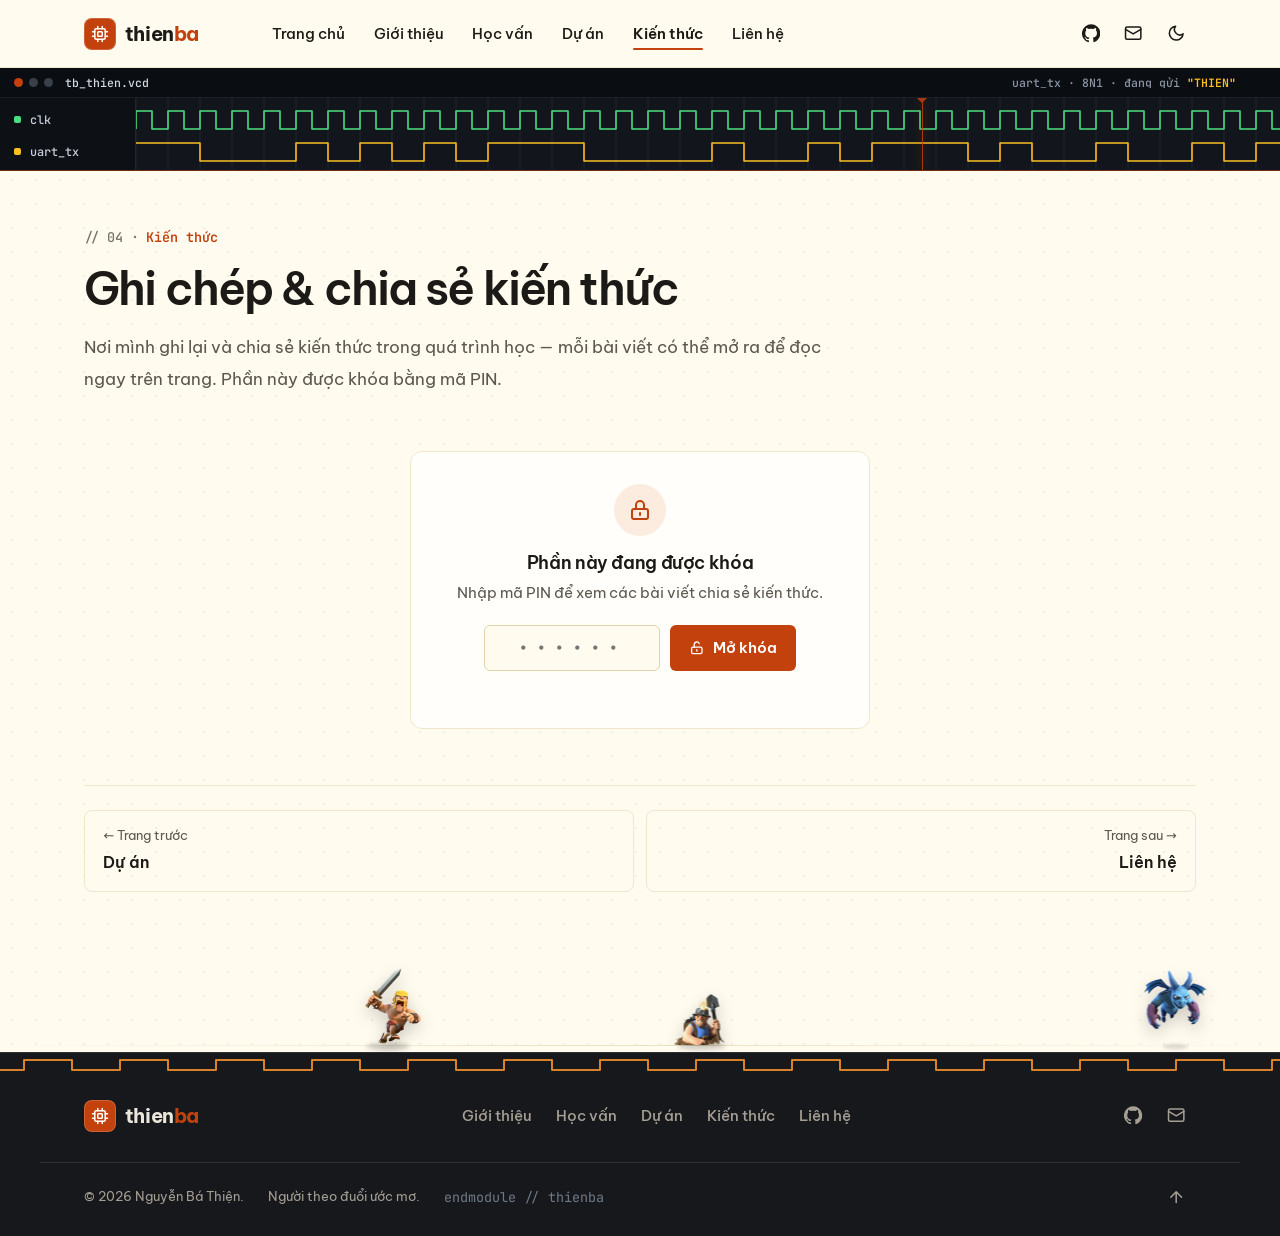
<file: kien-thuc.html>
<!DOCTYPE html>
<html lang="vi">
<head>
  <meta charset="UTF-8">
  <meta name="viewport" content="width=device-width, initial-scale=1">

  <!-- ========== SEO cơ bản ========== -->
  <title>Kiến thức · Nguyễn Bá Thiện</title>
  <meta name="description" content="Ghi chép và chia sẻ kiến thức của Nguyễn Bá Thiện trong quá trình học. Nội dung được khóa bằng mã PIN.">
  <meta name="author" content="Nguyễn Bá Thiện">
  <meta name="robots" content="index, follow">
  <meta name="theme-color" content="#fffbef" media="(prefers-color-scheme: light)">
  <meta name="theme-color" content="#111214" media="(prefers-color-scheme: dark)">
  <!-- SỬA: khi có tên miền riêng (vd: thiennb23.id.vn từ 1/1/2027) thì đổi https://thienic.github.io/ ở cả 5 trang -->
  <link rel="canonical" href="https://thienic.github.io/kien-thuc.html">

  <!-- ========== Open Graph (hiển thị khi chia sẻ lên Facebook, Zalo...) ========== -->
  <meta property="og:type" content="website">
  <meta property="og:site_name" content="Nguyễn Bá Thiện">
  <meta property="og:title" content="Kiến thức · Nguyễn Bá Thiện">
  <meta property="og:description" content="Ghi chép và chia sẻ kiến thức của Nguyễn Bá Thiện trong quá trình học. Nội dung được khóa bằng mã PIN.">
  <meta property="og:locale" content="vi_VN">
  <meta property="og:url" content="https://thienic.github.io/kien-thuc.html">
  <meta property="og:image" content="https://thienic.github.io/images/avatar.jpg">
  <meta name="twitter:card" content="summary_large_image">
  <meta name="twitter:title" content="Kiến thức · Nguyễn Bá Thiện">
  <meta name="twitter:description" content="Ghi chép và chia sẻ kiến thức của Nguyễn Bá Thiện trong quá trình học. Nội dung được khóa bằng mã PIN.">

  <!-- Biểu tượng tab trình duyệt (hình con chip) -->
  <link rel="icon" href="data:image/svg+xml,%3Csvg xmlns='http://www.w3.org/2000/svg' viewBox='0 0 32 32'%3E%3Crect width='32' height='32' rx='8' fill='%23c2410c'/%3E%3Cg fill='none' stroke='%23fff' stroke-width='2' stroke-linecap='round'%3E%3Crect x='10' y='10' width='12' height='12' rx='2'/%3E%3Cpath d='M13 6v3M19 6v3M13 23v3M19 23v3M6 13h3M6 19h3M23 13h3M23 19h3'/%3E%3C/g%3E%3C/svg%3E">

  <!-- Font hỗ trợ tốt tiếng Việt -->
  <link rel="preconnect" href="https://fonts.googleapis.com">
  <link rel="preconnect" href="https://fonts.gstatic.com" crossorigin>
  <link href="https://fonts.googleapis.com/css2?family=Be+Vietnam+Pro:wght@400;500;600;700;800&family=JetBrains+Mono:wght@500;600&display=swap" rel="stylesheet">

  <!-- Áp dụng chế độ sáng/tối đã lưu TRƯỚC khi trang hiển thị (tránh nháy màu) -->
  <script>
    (function () {
      var root = document.documentElement;
      root.classList.add('js');
      try {
        var saved = localStorage.getItem('theme');
        if (saved === 'light' || saved === 'dark') root.setAttribute('data-theme', saved);
      } catch (e) { /* trình duyệt chặn localStorage: dùng theo hệ thống */ }
    })();
  </script>

  <!-- Giao diện chung của cả 5 trang -->
  <link rel="stylesheet" href="assets/site.css?v=ad7a8785">
</head>
<body>
  <!-- Bộ biểu tượng SVG dùng chung (không cần sửa) -->
  <svg class="sprite" aria-hidden="true" focusable="false" xmlns="http://www.w3.org/2000/svg">
    <symbol id="i-chip" viewBox="0 0 24 24"><rect x="5" y="5" width="14" height="14" rx="2"/><rect x="9" y="9" width="6" height="6" rx="1"/><path d="M9 2v3M15 2v3M9 19v3M15 19v3M2 9h3M2 15h3M19 9h3M19 15h3"/></symbol>
    <symbol id="i-trophy" viewBox="0 0 24 24"><path d="M8 21h8M12 17v4M7 4h10v5a5 5 0 0 1-10 0z"/><path d="M17 5h3v2a3 3 0 0 1-3 3M7 5H4v2a3 3 0 0 0 3 3"/></symbol>
    <symbol id="i-star" viewBox="0 0 24 24"><path d="m12 2 3.1 6.3 6.9 1-5 4.9 1.2 6.8-6.2-3.2-6.2 3.2L7 14.2 2 9.3l6.9-1z"/></symbol>
    <symbol id="i-sun" viewBox="0 0 24 24"><circle cx="12" cy="12" r="4"/><path d="M12 2v2M12 20v2M4.9 4.9l1.4 1.4M17.7 17.7l1.4 1.4M2 12h2M20 12h2M4.9 19.1l1.4-1.4M17.7 6.3l1.4-1.4"/></symbol>
    <symbol id="i-moon" viewBox="0 0 24 24"><path d="M21 12.8A9 9 0 1 1 11.2 3a7 7 0 0 0 9.8 9.8z"/></symbol>
    <symbol id="i-menu" viewBox="0 0 24 24"><path d="M4 7h16M4 12h16M4 17h16"/></symbol>
    <symbol id="i-close" viewBox="0 0 24 24"><path d="M18 6 6 18M6 6l12 12"/></symbol>
    <symbol id="i-arrow" viewBox="0 0 24 24"><path d="M5 12h14M13 6l6 6-6 6"/></symbol>
    <symbol id="i-arrow-up" viewBox="0 0 24 24"><path d="M12 19V5M5 12l7-7 7 7"/></symbol>
    <symbol id="i-external" viewBox="0 0 24 24"><path d="M15 3h6v6M10 14 21 3M18 13v6a2 2 0 0 1-2 2H5a2 2 0 0 1-2-2V8a2 2 0 0 1 2-2h6"/></symbol>
    <symbol id="i-mail" viewBox="0 0 24 24"><rect x="2" y="4" width="20" height="16" rx="2"/><path d="m22 7-10 6L2 7"/></symbol>
    <symbol id="i-copy" viewBox="0 0 24 24"><rect x="9" y="9" width="13" height="13" rx="2"/><path d="M5 15H4a2 2 0 0 1-2-2V4a2 2 0 0 1 2-2h9a2 2 0 0 1 2 2v1"/></symbol>
    <symbol id="i-github" viewBox="0 0 24 24"><path fill="currentColor" stroke="none" d="M12 .3a12 12 0 0 0-3.8 23.4c.6.1.8-.3.8-.6v-2c-3.3.7-4-1.6-4-1.6-.6-1.4-1.4-1.8-1.4-1.8-1-.7.1-.7.1-.7 1.2.1 1.8 1.2 1.8 1.2 1.1 1.8 2.8 1.3 3.5 1 .1-.8.4-1.3.8-1.6-2.7-.3-5.5-1.3-5.5-5.9 0-1.3.5-2.4 1.2-3.2-.1-.3-.5-1.5.1-3.2 0 0 1-.3 3.3 1.2a11.5 11.5 0 0 1 6 0c2.3-1.5 3.3-1.2 3.3-1.2.6 1.7.2 2.9.1 3.2.8.8 1.2 1.9 1.2 3.2 0 4.6-2.8 5.6-5.5 5.9.4.4.8 1.1.8 2.2v3.3c0 .3.2.7.8.6A12 12 0 0 0 12 .3"/></symbol>
    <symbol id="i-cap" viewBox="0 0 24 24"><path d="M22 10 12 5 2 10l10 5 10-5z"/><path d="M6 12v5c3 3 9 3 12 0v-5"/></symbol>
    <symbol id="i-school" viewBox="0 0 24 24"><path d="M3 21h18M5 21V10l7-5 7 5v11"/><path d="M10 21v-5h4v5M12 10h.01"/></symbol>
    <symbol id="i-book" viewBox="0 0 24 24"><path d="M2 4h6a4 4 0 0 1 4 4v13a3 3 0 0 0-3-3H2zM22 4h-6a4 4 0 0 0-4 4v13a3 3 0 0 1 3-3h7z"/></symbol>
    <symbol id="i-pencil" viewBox="0 0 24 24"><path d="M12 20h9"/><path d="M16.5 3.5a2.1 2.1 0 0 1 3 3L7 19l-4 1 1-4z"/></symbol>
    <symbol id="i-code" viewBox="0 0 24 24"><path d="m16 18 6-6-6-6M8 6l-6 6 6 6"/></symbol>
    <symbol id="i-grid" viewBox="0 0 24 24"><rect x="3" y="3" width="18" height="18" rx="2"/><path d="M3 9h18M3 15h18M9 3v18M15 3v18"/></symbol>
    <symbol id="i-wifi" viewBox="0 0 24 24"><path d="M2 8.8a15 15 0 0 1 20 0M5 12.5a10 10 0 0 1 14 0M8.5 16.3a5 5 0 0 1 7 0M12 20h.01"/></symbol>
    <symbol id="i-users" viewBox="0 0 24 24"><path d="M16 21v-2a4 4 0 0 0-4-4H6a4 4 0 0 0-4 4v2"/><circle cx="9" cy="7" r="4"/><path d="M22 21v-2a4 4 0 0 0-3-3.9M16 3.1a4 4 0 0 1 0 7.8"/></symbol>
    <symbol id="i-user" viewBox="0 0 24 24"><circle cx="12" cy="8" r="4"/><path d="M4 21a8 8 0 0 1 16 0"/></symbol>
    <symbol id="i-bulb" viewBox="0 0 24 24"><path d="M9 18h6M10 22h4M12 2a7 7 0 0 0-4 12.7c.6.5 1 1.3 1 2.1v.2h6v-.2c0-.8.4-1.6 1-2.1A7 7 0 0 0 12 2z"/></symbol>
    <symbol id="i-cloud" viewBox="0 0 24 24"><path d="M12 2v2M4.9 4.9l1.4 1.4M20 12h2M19.1 4.9l-1.4 1.4M15.9 12.7a4 4 0 0 0-5.9-4.2"/><path d="M13 22H7a5 5 0 1 1 4.9-6H13a3 3 0 0 1 0 6z"/></symbol>
    <symbol id="i-board" viewBox="0 0 24 24"><rect x="4" y="3" width="16" height="18" rx="2"/><rect x="8" y="7" width="8" height="6" rx="1"/><path d="M8 17h.01M12 17h.01M16 17h.01"/></symbol>
    <symbol id="i-pin" viewBox="0 0 24 24"><path d="M20 10c0 6-8 12-8 12s-8-6-8-12a8 8 0 0 1 16 0z"/><circle cx="12" cy="10" r="3"/></symbol>
    <symbol id="i-activity" viewBox="0 0 24 24"><path d="M22 12h-4l-3 9L9 3l-3 9H2"/></symbol>
    <symbol id="i-chevron-down" viewBox="0 0 24 24"><path d="m6 9 6 6 6-6"/></symbol>
    <symbol id="i-lock" viewBox="0 0 24 24"><rect x="4" y="11" width="16" height="10" rx="2"/><path d="M8 11V7a4 4 0 0 1 8 0v4"/><path d="M12 15v2"/></symbol>
    <symbol id="i-unlock" viewBox="0 0 24 24"><rect x="4" y="11" width="16" height="10" rx="2"/><path d="M8 11V7a4 4 0 0 1 7.7-1.5"/><path d="M12 15v2"/></symbol>
  </svg>

  <a class="skip-link" href="#noi-dung">Bỏ qua, đến nội dung chính</a>

  <!-- ===================== THANH ĐIỀU HƯỚNG (giống nhau ở cả 5 trang) ===================== -->
  <header class="site-header">
    <nav class="nav container" aria-label="Điều hướng chính">
      <a class="brand" href="index.html" aria-label="Nguyễn Bá Thiện – Trang chủ">
        <span class="brand-mark" aria-hidden="true"><svg class="icon"><use href="#i-chip"/></svg></span><span class="wordmark" aria-hidden="true">thien<span class="wordmark-ext">ba</span></span>
      </a>

      <!-- Menu: mỗi mục là 1 trang riêng; trang đang mở có aria-current="page" -->
      <ul class="nav-menu" id="nav-menu">
        <li><a class="nav-link" href="index.html">Trang chủ</a></li>
        <li><a class="nav-link" href="gioi-thieu.html">Giới thiệu</a></li>
        <li><a class="nav-link" href="hoc-van.html">Học vấn</a></li>
        <li><a class="nav-link" href="du-an.html">Dự án</a></li>
        <li><a class="nav-link is-active" href="kien-thuc.html" aria-current="page">Kiến thức</a></li>
        <li><a class="nav-link" href="lien-he.html">Liên hệ</a></li>
      </ul>

      <div class="nav-actions">
        <a class="icon-btn" href="https://github.com/thienic" target="_blank" rel="noopener noreferrer" aria-label="GitHub (mở tab mới)" title="GitHub">
          <svg class="icon" aria-hidden="true"><use href="#i-github"/></svg>
        </a>
        <a class="icon-btn" href="mailto:thiennb.23ce@vku.udn.vn" aria-label="Gửi email" title="Gửi email">
          <svg class="icon" aria-hidden="true"><use href="#i-mail"/></svg>
        </a>
        <button class="icon-btn theme-toggle" id="theme-toggle" type="button" aria-label="Đổi chế độ sáng/tối">
          <svg class="icon i-moon" aria-hidden="true"><use href="#i-moon"/></svg>
          <svg class="icon i-sun" aria-hidden="true"><use href="#i-sun"/></svg>
        </button>
      </div>
    </nav>
    <div class="scroll-progress" aria-hidden="true"></div>
  </header>

  <main id="noi-dung" tabindex="-1">

    <!-- ===================== ĐẦU TRANG ===================== -->
    <header class="page-hero">
      <div class="scope scope--mini" aria-hidden="true">
        <div class="scope-bar">
          <span class="scope-dots"><i></i><i></i><i></i></span>
          <span class="scope-file">tb_thien.vcd</span>
          <span class="scope-note">uart_tx · 8N1 · đang gửi <b>"THIEN"</b></span>
        </div>
        <div class="scope-body">
          <div class="scope-track"></div>
          <span class="scope-cursor"></span>
          <ul class="scope-names">
            <li>clk</li>
            <li>uart_tx</li>
          </ul>
        </div>
      </div>
      <div class="container">
        <p class="eyebrow"><span class="eyebrow-num">04</span>Kiến thức</p>
        <h1 class="page-title">Ghi chép &amp; chia sẻ kiến thức</h1>
        <p class="page-lead">
          Nơi mình ghi lại và chia sẻ kiến thức trong quá trình học — mỗi bài viết có thể mở ra để đọc ngay trên trang.
          Phần này được khóa bằng mã PIN.
        </p>
      </div>
    </header>

    <!-- ===================== BÀI VIẾT (khóa bằng mã PIN) ===================== -->
    <section class="section section--page has-lane" id="kien-thuc" aria-label="Kiến thức">
      <div class="container">
        <!-- KIEN-THUC-LOCK:BEGIN (phần này do tools/khoa-kien-thuc.mjs tạo, đừng sửa tay) -->
        <div class="edu-lock-root" id="edu-lock-root">
          <div class="edu-lock reveal" id="edu-lock">
            <span class="edu-lock-icon" aria-hidden="true"><svg class="icon"><use href="#i-lock"/></svg></span>
            <h3 class="edu-lock-title">Phần này đang được khóa</h3>
            <p class="edu-lock-text">Nhập mã PIN để xem các bài viết chia sẻ kiến thức.</p>
            <form class="edu-lock-form" id="edu-lock-form" autocomplete="off" novalidate>
              <label class="sr-only" for="edu-pin">Mã PIN</label>
              <input class="edu-pin" id="edu-pin" type="password" inputmode="numeric" pattern="[0-9]*" maxlength="12" placeholder="••••••" autocomplete="off" spellcheck="false">
              <button class="btn btn--primary" type="submit"><svg class="icon" aria-hidden="true"><use href="#i-unlock"/></svg>Mở khóa</button>
            </form>
            <p class="edu-lock-msg" id="edu-lock-msg" role="status" aria-live="polite"></p>
          </div>
          <script type="application/json" id="edu-locked-data">{"v":1,"iter":300000,"salt":"S83nLtraitQRdRjFcwCZ4w==","iv":"RKD8mMQwKvOuZrGT","data":"HKSkP8jr9z1O2qJXILBEbpgxi205lDYdD7QdncDHgOzd4mvNFi1iH05Fh6YW1qQ+SRLrDEruSU/czW7MrISY4ovK3teahsu2NYq78SqcuwZmjnsz0UgFaY7UxlRA6xwRDynxe5+54RUYvBcSw43sOiPCG4VGpMBFArZ/T0zn3QfXIaH4UhRRLTBVTI9XFfU5Mlg5aG7ddvOHDULuT+VNZTbWD/H6aWDwwWah5Ok2D8TDHc9cVtAx6EaQ0QJ1Ds/[base64]/[base64]/wzyv1kVB8HtPe0Xi0E5zsrYaMrIwcE5tNGGnThPaH9Fyx/[base64]/YOCgW5hqh/CV1uJZbq9M2P8rbf4Rp8uTgWYcH3vuvYdoJysBV5xE/JZxcqbUgYE5uOX3vGbvXxs8G7c643ovglxejEXYcU1+qgg1lkR0olGExxa5Fm2FwMsDW9PTVK2S5c00GAycDuAd3vvJXYK7hpPjInznzEr/U5Kh7qUfEfm9nXim1f8wTt0W6qUH7o6hMZja6ZaRkHlRBnveQVRkVQzbuqV4fl7OqFbkadzPi9qiLGu2ZhkKmL40Jl2HKVbVk+9O0NI30GL4DCpPVNA/MFSJdVJRBFI1qwEgbaIb9M84TpKcdrEj0eAtytwlms8B0tWbDY/xA7y4gkhR4oS7TOzFgZdzhjdkSbK18dWZnfiAtgNpmtKNprg2iEOr6GHkmYa7elO2Q2P5diT7EjA+xap2vQdxi2yxiAs/bVymrdB227uiYT5Pbb03lqy2H19jUyhZL3YO8uULG3mojfCG/ozrixkrchMwuIIZUTLICYmTH98cPXRUhu1v8J6fVbdMBqmMXMn+m1hK1W3u2Fypm96/lFnePDqW5AgGe+hbbd2zFbIFbCwomspCvV0dkxeoVBr48ULCheORsUrd7smnoqz1s="}</script>
        </div>
        <!-- KIEN-THUC-LOCK:END -->

        <!-- Chuyển sang trang trước / sau -->
        <nav class="pager" aria-label="Chuyển trang">
        <a class="pager-link pager-link--prev" href="du-an.html">
          <span class="pager-label">← Trang trước</span>
          <span class="pager-title">Dự án</span>
        </a>
        <a class="pager-link pager-link--next" href="lien-he.html">
          <span class="pager-label">Trang sau →</span>
          <span class="pager-title">Liên hệ</span>
        </a>
        </nav>
      </div>

      <!-- Nhân vật Clash of Clans của trang này (trang trí, bấm vào để xem chiêu).
           SỬA: --x = vị trí ban đầu, --s = cỡ; thêm/bớt nhân vật thì chép/xóa 1 thẻ .barb -->
      <div class="barb-lane barb-lane--section" aria-hidden="true">
        <span class="barb" style="--x:18%; --s:1"><span class="barb-body"><span class="barb-sprite"><img src="images/barbarian.png" alt="" width="250" height="296" decoding="async"></span><span class="barb-slash"></span></span><span class="barb-bubble"></span></span>
        <span class="barb barb--miner" style="--x:52%; --s:1"><span class="barb-body"><span class="barb-sprite"><img src="images/miner.png" alt="" width="250" height="178" decoding="async"></span><span class="barb-slash"></span></span><span class="barb-bubble"></span></span>
        <span class="barb barb--minion" style="--x:80%; --s:1"><span class="barb-body"><span class="barb-sprite"><img class="mn-wing mn-wing--l" src="images/minion-wing-l.png" alt="" width="206" height="195" decoding="async"><img class="mn-wing mn-wing--r" src="images/minion-wing-r.png" alt="" width="206" height="195" decoding="async"><img class="mn-body" src="images/minion-body.png" alt="" width="206" height="195" decoding="async"></span><span class="barb-slash"></span></span><span class="barb-bubble"></span></span>
      </div>
    </section>
  </main>

  <!-- ===================== CHÂN TRANG (giống nhau ở cả 5 trang) ===================== -->
  <footer class="site-footer">
    <div class="footer-signal" aria-hidden="true"></div>
    <div class="container footer-main">
      <a class="brand" href="index.html" aria-label="Trang chủ">
        <span class="brand-mark" aria-hidden="true"><svg class="icon"><use href="#i-chip"/></svg></span><span class="wordmark" aria-hidden="true">thien<span class="wordmark-ext">ba</span></span>
      </a>
      <nav aria-label="Liên kết chân trang">
        <ul class="footer-nav">
          <li><a href="gioi-thieu.html">Giới thiệu</a></li>
          <li><a href="hoc-van.html">Học vấn</a></li>
          <li><a href="du-an.html">Dự án</a></li>
          <li><a href="kien-thuc.html">Kiến thức</a></li>
          <li><a href="lien-he.html">Liên hệ</a></li>
        </ul>
      </nav>
      <div class="footer-icons">
        <a class="icon-btn" href="https://github.com/thienic" target="_blank" rel="noopener noreferrer" aria-label="GitHub (mở tab mới)" title="GitHub">
          <svg class="icon" aria-hidden="true"><use href="#i-github"/></svg>
        </a>
        <a class="icon-btn" href="mailto:thiennb.23ce@vku.udn.vn" aria-label="Gửi email" title="Gửi email">
          <svg class="icon" aria-hidden="true"><use href="#i-mail"/></svg>
        </a>
      </div>
    </div>
    <div class="container footer-bottom">
      <p><span>© 2026 Nguyễn Bá Thiện.</span><span>Người theo đuổi ước mơ.</span><span class="footer-code">endmodule // thienba</span></p>
      <a class="icon-btn" href="#top" aria-label="Lên đầu trang" title="Lên đầu trang">
        <svg class="icon" aria-hidden="true"><use href="#i-arrow-up"/></svg>
      </a>
    </div>
  </footer>

  <!-- Thông báo nhỏ (ví dụ: đã sao chép email) -->
  <div class="toast" id="toast" role="status" aria-live="polite"></div>

  <!-- Nút lên đầu trang (hiện khi đã cuộn xuống) -->
  <a class="to-top" id="to-top" href="#top" aria-label="Lên đầu trang" title="Lên đầu trang">
    <svg class="icon" aria-hidden="true"><use href="#i-arrow-up"/></svg>
  </a>

  <!-- Mã dùng chung của cả 5 trang -->
  <script src="assets/site.js?v=f04e0dd5"></script>
</body>
</html>
</file>
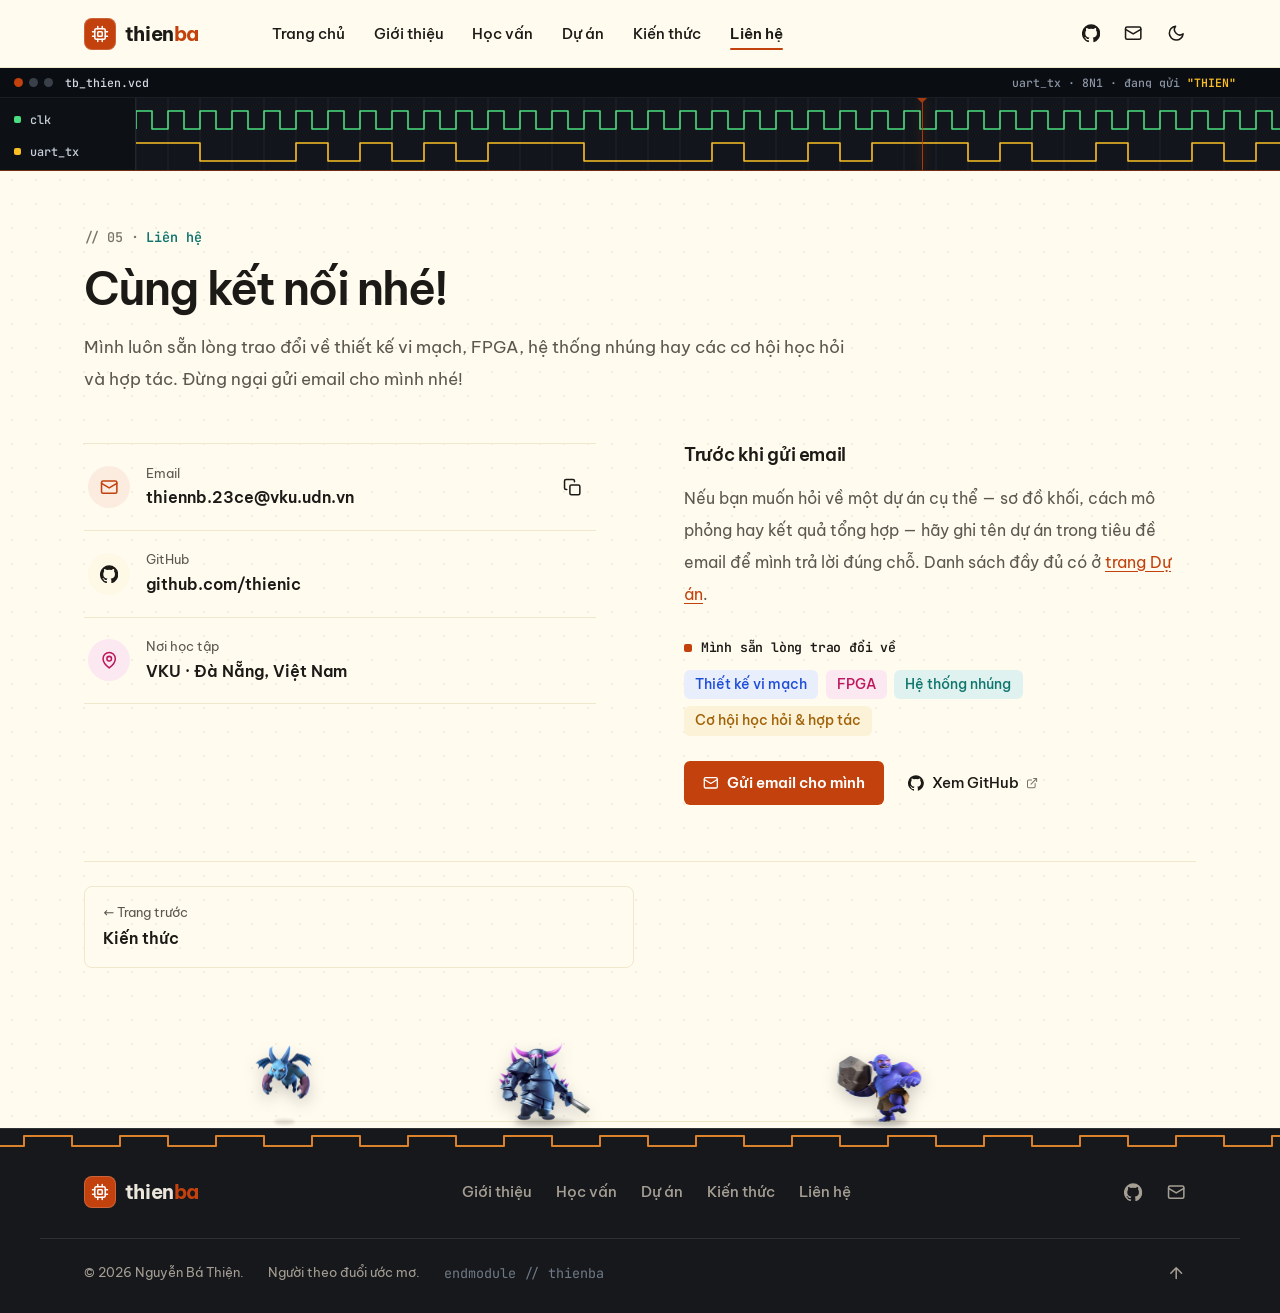
<file: lien-he.html>
<!DOCTYPE html>
<html lang="vi">
<head>
  <meta charset="UTF-8">
  <meta name="viewport" content="width=device-width, initial-scale=1">

  <!-- ========== SEO cơ bản ========== -->
  <title>Liên hệ · Nguyễn Bá Thiện</title>
  <meta name="description" content="Liên hệ Nguyễn Bá Thiện qua email thiennb.23ce@vku.udn.vn hoặc GitHub để trao đổi về thiết kế vi mạch, FPGA và hệ thống nhúng.">
  <meta name="author" content="Nguyễn Bá Thiện">
  <meta name="robots" content="index, follow">
  <meta name="theme-color" content="#fffbef" media="(prefers-color-scheme: light)">
  <meta name="theme-color" content="#111214" media="(prefers-color-scheme: dark)">
  <!-- SỬA: khi có tên miền riêng (vd: thiennb23.id.vn từ 1/1/2027) thì đổi https://thienic.github.io/ ở cả 5 trang -->
  <link rel="canonical" href="https://thienic.github.io/lien-he.html">

  <!-- ========== Open Graph (hiển thị khi chia sẻ lên Facebook, Zalo...) ========== -->
  <meta property="og:type" content="website">
  <meta property="og:site_name" content="Nguyễn Bá Thiện">
  <meta property="og:title" content="Liên hệ · Nguyễn Bá Thiện">
  <meta property="og:description" content="Liên hệ Nguyễn Bá Thiện qua email thiennb.23ce@vku.udn.vn hoặc GitHub để trao đổi về thiết kế vi mạch, FPGA và hệ thống nhúng.">
  <meta property="og:locale" content="vi_VN">
  <meta property="og:url" content="https://thienic.github.io/lien-he.html">
  <meta property="og:image" content="https://thienic.github.io/images/avatar.jpg">
  <meta name="twitter:card" content="summary_large_image">
  <meta name="twitter:title" content="Liên hệ · Nguyễn Bá Thiện">
  <meta name="twitter:description" content="Liên hệ Nguyễn Bá Thiện qua email thiennb.23ce@vku.udn.vn hoặc GitHub để trao đổi về thiết kế vi mạch, FPGA và hệ thống nhúng.">

  <!-- Biểu tượng tab trình duyệt (hình con chip) -->
  <link rel="icon" href="data:image/svg+xml,%3Csvg xmlns='http://www.w3.org/2000/svg' viewBox='0 0 32 32'%3E%3Crect width='32' height='32' rx='8' fill='%23c2410c'/%3E%3Cg fill='none' stroke='%23fff' stroke-width='2' stroke-linecap='round'%3E%3Crect x='10' y='10' width='12' height='12' rx='2'/%3E%3Cpath d='M13 6v3M19 6v3M13 23v3M19 23v3M6 13h3M6 19h3M23 13h3M23 19h3'/%3E%3C/g%3E%3C/svg%3E">

  <!-- Font hỗ trợ tốt tiếng Việt -->
  <link rel="preconnect" href="https://fonts.googleapis.com">
  <link rel="preconnect" href="https://fonts.gstatic.com" crossorigin>
  <link href="https://fonts.googleapis.com/css2?family=Be+Vietnam+Pro:wght@400;500;600;700;800&family=JetBrains+Mono:wght@500;600&display=swap" rel="stylesheet">

  <!-- Áp dụng chế độ sáng/tối đã lưu TRƯỚC khi trang hiển thị (tránh nháy màu) -->
  <script>
    (function () {
      var root = document.documentElement;
      root.classList.add('js');
      try {
        var saved = localStorage.getItem('theme');
        if (saved === 'light' || saved === 'dark') root.setAttribute('data-theme', saved);
      } catch (e) { /* trình duyệt chặn localStorage: dùng theo hệ thống */ }
    })();
  </script>

  <!-- Giao diện chung của cả 5 trang -->
  <link rel="stylesheet" href="assets/site.css?v=ad7a8785">
</head>
<body>
  <!-- Bộ biểu tượng SVG dùng chung (không cần sửa) -->
  <svg class="sprite" aria-hidden="true" focusable="false" xmlns="http://www.w3.org/2000/svg">
    <symbol id="i-chip" viewBox="0 0 24 24"><rect x="5" y="5" width="14" height="14" rx="2"/><rect x="9" y="9" width="6" height="6" rx="1"/><path d="M9 2v3M15 2v3M9 19v3M15 19v3M2 9h3M2 15h3M19 9h3M19 15h3"/></symbol>
    <symbol id="i-trophy" viewBox="0 0 24 24"><path d="M8 21h8M12 17v4M7 4h10v5a5 5 0 0 1-10 0z"/><path d="M17 5h3v2a3 3 0 0 1-3 3M7 5H4v2a3 3 0 0 0 3 3"/></symbol>
    <symbol id="i-star" viewBox="0 0 24 24"><path d="m12 2 3.1 6.3 6.9 1-5 4.9 1.2 6.8-6.2-3.2-6.2 3.2L7 14.2 2 9.3l6.9-1z"/></symbol>
    <symbol id="i-sun" viewBox="0 0 24 24"><circle cx="12" cy="12" r="4"/><path d="M12 2v2M12 20v2M4.9 4.9l1.4 1.4M17.7 17.7l1.4 1.4M2 12h2M20 12h2M4.9 19.1l1.4-1.4M17.7 6.3l1.4-1.4"/></symbol>
    <symbol id="i-moon" viewBox="0 0 24 24"><path d="M21 12.8A9 9 0 1 1 11.2 3a7 7 0 0 0 9.8 9.8z"/></symbol>
    <symbol id="i-menu" viewBox="0 0 24 24"><path d="M4 7h16M4 12h16M4 17h16"/></symbol>
    <symbol id="i-close" viewBox="0 0 24 24"><path d="M18 6 6 18M6 6l12 12"/></symbol>
    <symbol id="i-arrow" viewBox="0 0 24 24"><path d="M5 12h14M13 6l6 6-6 6"/></symbol>
    <symbol id="i-arrow-up" viewBox="0 0 24 24"><path d="M12 19V5M5 12l7-7 7 7"/></symbol>
    <symbol id="i-external" viewBox="0 0 24 24"><path d="M15 3h6v6M10 14 21 3M18 13v6a2 2 0 0 1-2 2H5a2 2 0 0 1-2-2V8a2 2 0 0 1 2-2h6"/></symbol>
    <symbol id="i-mail" viewBox="0 0 24 24"><rect x="2" y="4" width="20" height="16" rx="2"/><path d="m22 7-10 6L2 7"/></symbol>
    <symbol id="i-copy" viewBox="0 0 24 24"><rect x="9" y="9" width="13" height="13" rx="2"/><path d="M5 15H4a2 2 0 0 1-2-2V4a2 2 0 0 1 2-2h9a2 2 0 0 1 2 2v1"/></symbol>
    <symbol id="i-github" viewBox="0 0 24 24"><path fill="currentColor" stroke="none" d="M12 .3a12 12 0 0 0-3.8 23.4c.6.1.8-.3.8-.6v-2c-3.3.7-4-1.6-4-1.6-.6-1.4-1.4-1.8-1.4-1.8-1-.7.1-.7.1-.7 1.2.1 1.8 1.2 1.8 1.2 1.1 1.8 2.8 1.3 3.5 1 .1-.8.4-1.3.8-1.6-2.7-.3-5.5-1.3-5.5-5.9 0-1.3.5-2.4 1.2-3.2-.1-.3-.5-1.5.1-3.2 0 0 1-.3 3.3 1.2a11.5 11.5 0 0 1 6 0c2.3-1.5 3.3-1.2 3.3-1.2.6 1.7.2 2.9.1 3.2.8.8 1.2 1.9 1.2 3.2 0 4.6-2.8 5.6-5.5 5.9.4.4.8 1.1.8 2.2v3.3c0 .3.2.7.8.6A12 12 0 0 0 12 .3"/></symbol>
    <symbol id="i-cap" viewBox="0 0 24 24"><path d="M22 10 12 5 2 10l10 5 10-5z"/><path d="M6 12v5c3 3 9 3 12 0v-5"/></symbol>
    <symbol id="i-school" viewBox="0 0 24 24"><path d="M3 21h18M5 21V10l7-5 7 5v11"/><path d="M10 21v-5h4v5M12 10h.01"/></symbol>
    <symbol id="i-book" viewBox="0 0 24 24"><path d="M2 4h6a4 4 0 0 1 4 4v13a3 3 0 0 0-3-3H2zM22 4h-6a4 4 0 0 0-4 4v13a3 3 0 0 1 3-3h7z"/></symbol>
    <symbol id="i-pencil" viewBox="0 0 24 24"><path d="M12 20h9"/><path d="M16.5 3.5a2.1 2.1 0 0 1 3 3L7 19l-4 1 1-4z"/></symbol>
    <symbol id="i-code" viewBox="0 0 24 24"><path d="m16 18 6-6-6-6M8 6l-6 6 6 6"/></symbol>
    <symbol id="i-grid" viewBox="0 0 24 24"><rect x="3" y="3" width="18" height="18" rx="2"/><path d="M3 9h18M3 15h18M9 3v18M15 3v18"/></symbol>
    <symbol id="i-wifi" viewBox="0 0 24 24"><path d="M2 8.8a15 15 0 0 1 20 0M5 12.5a10 10 0 0 1 14 0M8.5 16.3a5 5 0 0 1 7 0M12 20h.01"/></symbol>
    <symbol id="i-users" viewBox="0 0 24 24"><path d="M16 21v-2a4 4 0 0 0-4-4H6a4 4 0 0 0-4 4v2"/><circle cx="9" cy="7" r="4"/><path d="M22 21v-2a4 4 0 0 0-3-3.9M16 3.1a4 4 0 0 1 0 7.8"/></symbol>
    <symbol id="i-user" viewBox="0 0 24 24"><circle cx="12" cy="8" r="4"/><path d="M4 21a8 8 0 0 1 16 0"/></symbol>
    <symbol id="i-bulb" viewBox="0 0 24 24"><path d="M9 18h6M10 22h4M12 2a7 7 0 0 0-4 12.7c.6.5 1 1.3 1 2.1v.2h6v-.2c0-.8.4-1.6 1-2.1A7 7 0 0 0 12 2z"/></symbol>
    <symbol id="i-cloud" viewBox="0 0 24 24"><path d="M12 2v2M4.9 4.9l1.4 1.4M20 12h2M19.1 4.9l-1.4 1.4M15.9 12.7a4 4 0 0 0-5.9-4.2"/><path d="M13 22H7a5 5 0 1 1 4.9-6H13a3 3 0 0 1 0 6z"/></symbol>
    <symbol id="i-board" viewBox="0 0 24 24"><rect x="4" y="3" width="16" height="18" rx="2"/><rect x="8" y="7" width="8" height="6" rx="1"/><path d="M8 17h.01M12 17h.01M16 17h.01"/></symbol>
    <symbol id="i-pin" viewBox="0 0 24 24"><path d="M20 10c0 6-8 12-8 12s-8-6-8-12a8 8 0 0 1 16 0z"/><circle cx="12" cy="10" r="3"/></symbol>
    <symbol id="i-activity" viewBox="0 0 24 24"><path d="M22 12h-4l-3 9L9 3l-3 9H2"/></symbol>
    <symbol id="i-chevron-down" viewBox="0 0 24 24"><path d="m6 9 6 6 6-6"/></symbol>
    <symbol id="i-lock" viewBox="0 0 24 24"><rect x="4" y="11" width="16" height="10" rx="2"/><path d="M8 11V7a4 4 0 0 1 8 0v4"/><path d="M12 15v2"/></symbol>
    <symbol id="i-unlock" viewBox="0 0 24 24"><rect x="4" y="11" width="16" height="10" rx="2"/><path d="M8 11V7a4 4 0 0 1 7.7-1.5"/><path d="M12 15v2"/></symbol>
  </svg>

  <a class="skip-link" href="#noi-dung">Bỏ qua, đến nội dung chính</a>

  <!-- ===================== THANH ĐIỀU HƯỚNG (giống nhau ở cả 5 trang) ===================== -->
  <header class="site-header">
    <nav class="nav container" aria-label="Điều hướng chính">
      <a class="brand" href="index.html" aria-label="Nguyễn Bá Thiện – Trang chủ">
        <span class="brand-mark" aria-hidden="true"><svg class="icon"><use href="#i-chip"/></svg></span><span class="wordmark" aria-hidden="true">thien<span class="wordmark-ext">ba</span></span>
      </a>

      <!-- Menu: mỗi mục là 1 trang riêng; trang đang mở có aria-current="page" -->
      <ul class="nav-menu" id="nav-menu">
        <li><a class="nav-link" href="index.html">Trang chủ</a></li>
        <li><a class="nav-link" href="gioi-thieu.html">Giới thiệu</a></li>
        <li><a class="nav-link" href="hoc-van.html">Học vấn</a></li>
        <li><a class="nav-link" href="du-an.html">Dự án</a></li>
        <li><a class="nav-link" href="kien-thuc.html">Kiến thức</a></li>
        <li><a class="nav-link is-active" href="lien-he.html" aria-current="page">Liên hệ</a></li>
      </ul>

      <div class="nav-actions">
        <a class="icon-btn" href="https://github.com/thienic" target="_blank" rel="noopener noreferrer" aria-label="GitHub (mở tab mới)" title="GitHub">
          <svg class="icon" aria-hidden="true"><use href="#i-github"/></svg>
        </a>
        <a class="icon-btn" href="mailto:thiennb.23ce@vku.udn.vn" aria-label="Gửi email" title="Gửi email">
          <svg class="icon" aria-hidden="true"><use href="#i-mail"/></svg>
        </a>
        <button class="icon-btn theme-toggle" id="theme-toggle" type="button" aria-label="Đổi chế độ sáng/tối">
          <svg class="icon i-moon" aria-hidden="true"><use href="#i-moon"/></svg>
          <svg class="icon i-sun" aria-hidden="true"><use href="#i-sun"/></svg>
        </button>
      </div>
    </nav>
    <div class="scroll-progress" aria-hidden="true"></div>
  </header>

  <main id="noi-dung" tabindex="-1">

    <!-- ===================== ĐẦU TRANG ===================== -->
    <header class="page-hero">
      <div class="scope scope--mini" aria-hidden="true">
        <div class="scope-bar">
          <span class="scope-dots"><i></i><i></i><i></i></span>
          <span class="scope-file">tb_thien.vcd</span>
          <span class="scope-note">uart_tx · 8N1 · đang gửi <b>"THIEN"</b></span>
        </div>
        <div class="scope-body">
          <div class="scope-track"></div>
          <span class="scope-cursor"></span>
          <ul class="scope-names">
            <li>clk</li>
            <li>uart_tx</li>
          </ul>
        </div>
      </div>
      <div class="container">
        <p class="eyebrow eyebrow--rose"><span class="eyebrow-num">05</span>Liên hệ</p>
        <h1 class="page-title">Cùng kết nối nhé!</h1>
        <p class="page-lead">
          Mình luôn sẵn lòng trao đổi về thiết kế vi mạch, FPGA, hệ thống nhúng hay các cơ hội học hỏi và hợp tác. Đừng ngại gửi email cho mình nhé!
        </p>
      </div>
    </header>

    <!-- ===================== THÔNG TIN LIÊN HỆ ===================== -->
    <section class="section section--page has-lane" id="lien-he" aria-label="Thông tin liên hệ">
      <div class="container">
        <div class="contact-layout">
          <ul class="contact-list reveal" style="--d:1">
            <li class="contact-item">
              <span class="icon-tile" aria-hidden="true"><svg class="icon"><use href="#i-mail"/></svg></span>
              <span class="contact-text">
                <span class="contact-label">Email</span>
                <a class="contact-value" href="mailto:thiennb.23ce@vku.udn.vn">thiennb.23ce@<wbr>vku.udn.vn</a>
              </span>
              <button class="icon-btn" type="button" data-copy="thiennb.23ce@vku.udn.vn" data-copy-msg="Đã sao chép email!" aria-label="Sao chép địa chỉ email" title="Sao chép email">
                <svg class="icon" aria-hidden="true"><use href="#i-copy"/></svg>
              </button>
            </li>
            <li class="contact-item">
              <span class="icon-tile tone-slate" aria-hidden="true"><svg class="icon"><use href="#i-github"/></svg></span>
              <span class="contact-text">
                <span class="contact-label">GitHub</span>
                <a class="contact-value" href="https://github.com/thienic" target="_blank" rel="noopener noreferrer">
                  github.com/<wbr>thienic<span class="sr-only"> (mở tab mới)</span>
                </a>
              </span>
            </li>
            <li class="contact-item">
              <span class="icon-tile tone-rose" aria-hidden="true"><svg class="icon"><use href="#i-pin"/></svg></span>
              <span class="contact-text">
                <span class="contact-label">Nơi học tập</span>
                <span class="contact-value">VKU · Đà Nẵng, Việt Nam</span>
              </span>
            </li>
          </ul>

          <div class="contact-intro reveal" style="--d:2">
            <h2 class="contact-sub">Trước khi gửi email</h2>
            <!-- SỬA: lời nhắn ở trang liên hệ -->
            <p>
              Nếu bạn muốn hỏi về một dự án cụ thể — sơ đồ khối, cách mô phỏng hay kết quả tổng hợp — hãy ghi tên dự án
              trong tiêu đề email để mình trả lời đúng chỗ. Danh sách đầy đủ có ở <a href="du-an.html">trang Dự án</a>.
            </p>
            <div class="side-block">
              <h3>Mình sẵn lòng trao đổi về</h3>
              <ul class="chip-list">
                <li class="chip tone-blue">Thiết kế vi mạch</li>
                <li class="chip tone-rose">FPGA</li>
                <li class="chip tone-teal">Hệ thống nhúng</li>
                <li class="chip tone-amber">Cơ hội học hỏi &amp; hợp tác</li>
              </ul>
            </div>
            <div class="hero-actions">
              <a class="btn btn--primary" href="mailto:thiennb.23ce@vku.udn.vn" data-magnetic>
                <svg class="icon" aria-hidden="true"><use href="#i-mail"/></svg>
                Gửi email cho mình
              </a>
              <a class="text-link" href="https://github.com/thienic" target="_blank" rel="noopener noreferrer">
                <svg class="icon" aria-hidden="true"><use href="#i-github"/></svg>Xem GitHub<svg class="icon icon-ext" aria-hidden="true"><use href="#i-external"/></svg><span class="sr-only"> (mở tab mới)</span>
              </a>
            </div>
          </div>
        </div>

        <!-- Chuyển sang trang trước / sau -->
        <nav class="pager" aria-label="Chuyển trang">
        <a class="pager-link pager-link--prev" href="kien-thuc.html">
          <span class="pager-label">← Trang trước</span>
          <span class="pager-title">Kiến thức</span>
        </a>
        </nav>
      </div>

      <!-- Nhân vật Clash of Clans của trang này (trang trí, bấm vào để xem chiêu).
           SỬA: --x = vị trí ban đầu, --s = cỡ; thêm/bớt nhân vật thì chép/xóa 1 thẻ .barb -->
      <div class="barb-lane barb-lane--section" aria-hidden="true">
        <span class="barb barb--pekka" data-face="-1" style="--x:36%; --s:1"><span class="barb-body"><span class="barb-sprite"><img src="images/pekka.png" alt="" width="250" height="216" decoding="async"></span><span class="barb-slash"></span></span><span class="barb-bubble"></span></span>
        <span class="barb barb--minion" style="--x:20%; --s:0.9"><span class="barb-body"><span class="barb-sprite"><img class="mn-wing mn-wing--l" src="images/minion-wing-l.png" alt="" width="206" height="195" decoding="async"><img class="mn-wing mn-wing--r" src="images/minion-wing-r.png" alt="" width="206" height="195" decoding="async"><img class="mn-body" src="images/minion-body.png" alt="" width="206" height="195" decoding="async"></span><span class="barb-slash"></span></span><span class="barb-bubble"></span></span>
        <span class="barb barb--bowler" style="--x:60%; --s:1"><span class="barb-body"><span class="barb-sprite"><img class="bw-body" src="images/bowler.png" alt="" width="300" height="242" decoding="async"><img class="bw-rock" src="images/bowler-rock.png" alt="" width="300" height="242" decoding="async"></span><span class="barb-slash"></span></span><span class="barb-bubble"></span></span>
      </div>
    </section>
  </main>

  <!-- ===================== CHÂN TRANG (giống nhau ở cả 5 trang) ===================== -->
  <footer class="site-footer">
    <div class="footer-signal" aria-hidden="true"></div>
    <div class="container footer-main">
      <a class="brand" href="index.html" aria-label="Trang chủ">
        <span class="brand-mark" aria-hidden="true"><svg class="icon"><use href="#i-chip"/></svg></span><span class="wordmark" aria-hidden="true">thien<span class="wordmark-ext">ba</span></span>
      </a>
      <nav aria-label="Liên kết chân trang">
        <ul class="footer-nav">
          <li><a href="gioi-thieu.html">Giới thiệu</a></li>
          <li><a href="hoc-van.html">Học vấn</a></li>
          <li><a href="du-an.html">Dự án</a></li>
          <li><a href="kien-thuc.html">Kiến thức</a></li>
          <li><a href="lien-he.html">Liên hệ</a></li>
        </ul>
      </nav>
      <div class="footer-icons">
        <a class="icon-btn" href="https://github.com/thienic" target="_blank" rel="noopener noreferrer" aria-label="GitHub (mở tab mới)" title="GitHub">
          <svg class="icon" aria-hidden="true"><use href="#i-github"/></svg>
        </a>
        <a class="icon-btn" href="mailto:thiennb.23ce@vku.udn.vn" aria-label="Gửi email" title="Gửi email">
          <svg class="icon" aria-hidden="true"><use href="#i-mail"/></svg>
        </a>
      </div>
    </div>
    <div class="container footer-bottom">
      <p><span>© 2026 Nguyễn Bá Thiện.</span><span>Người theo đuổi ước mơ.</span><span class="footer-code">endmodule // thienba</span></p>
      <a class="icon-btn" href="#top" aria-label="Lên đầu trang" title="Lên đầu trang">
        <svg class="icon" aria-hidden="true"><use href="#i-arrow-up"/></svg>
      </a>
    </div>
  </footer>

  <!-- Thông báo nhỏ (ví dụ: đã sao chép email) -->
  <div class="toast" id="toast" role="status" aria-live="polite"></div>

  <!-- Nút lên đầu trang (hiện khi đã cuộn xuống) -->
  <a class="to-top" id="to-top" href="#top" aria-label="Lên đầu trang" title="Lên đầu trang">
    <svg class="icon" aria-hidden="true"><use href="#i-arrow-up"/></svg>
  </a>

  <!-- Mã dùng chung của cả 5 trang -->
  <script src="assets/site.js?v=f04e0dd5"></script>
</body>
</html>
</file>
<file: assets/site.css>
/* Giao diện chung cho mọi trang (index, gioi-thieu, hoc-van, du-an, lien-he).
   SỬA màu chủ đạo ở mục 1; các mục được đánh số theo thứ tự xuất hiện trên trang. */
/* =========================================================
   1. BIẾN MÀU & KÍCH THƯỚC (đổi màu chủ đạo tại đây)
   ========================================================= */

:root {
  color-scheme: light;
  /* Nền vàng nhạt + màu nhấn đồng (copper) như chân chip / đường mạch in.
     SỬA màu nền tại đây (vd xanh nhạt: --bg #eef5fc, --bg-alt #e2eef9, --surface-2 #e9f2fb, --border #d3e2f0) */
  --bg: #fffbef;
  --bg-alt: #fdf5dd;
  --surface: #fffefa;
  --surface-2: #fef8e7;
  --border: #f0e7cc;
  --border-strong: #e3d5aa;
  --text: #1c1a17;
  --text-muted: #5c574f;
  --text-faint: #7a7368;
  --primary: #c2410c;
  --primary-hover: #9a3412;
  --primary-glow: rgba(194, 65, 12, 0.25);
  --on-primary: #ffffff;
  --primary-soft: #fcebdf;
  --primary-ink: #9a3412;
  --accent: #0f766e;
  --accent-bright: #ea7a2e;
  --accent-soft: #e0f2ef;
  /* Bảng màu phụ cho nhãn chủ đề */
  --rose: #be185d;
  --rose-soft: #fce8f1;
  --teal: #0f766e;
  --teal-soft: #e0f2ef;
  --amber: #a16207;
  --amber-soft: #fbf2d8;
  --sky: #0369a1;
  --sky-soft: #e0f0fa;
  --violet: #6d28d9;
  --violet-soft: #efe9fc;
  --blue: #1d4ed8;
  --blue-soft: #e8eefc;
  /* Dải waveform, chân chip, chân trang tối */
  --scope-bg: #12161c;
  --scope-edge: rgba(194, 65, 12, 0.55);
  --scope-label: rgba(18, 22, 28, 0.9);
  --pin: #c98a3a;
  --foot-bg: #16181c;
  --foot-ink: #ebe5db;
  --foot-muted: #a59e93;
  --foot-line: rgba(255, 255, 255, 0.1);
  --grid-dot: rgba(120, 88, 20, 0.08);
  /* Màu huy chương (dùng trong phần Học vấn đã mở khóa) */
  --gold-bg: #fdf6dc;
  --gold-border: #efd98f;
  --gold-text: #6e4c00;
  --bronze-bg: #fbefe6;
  --bronze-text: #7a3510;
  --bronze-border: #ebc4a6;
  --green-bg: #e8f7ee;
  --green-border: #b5e3c7;
  --success-text: #15803d;
  --nav-bg: rgba(255, 251, 239, 0.9);
  --circuit: #c2410c;
  --circuit-opacity: 0.13;
  --dot: rgba(194, 65, 12, 0.13);
  --shadow-sm: 0 1px 2px rgba(28, 26, 23, 0.06);
  --shadow: 0 1px 2px rgba(28, 26, 23, 0.05), 0 10px 28px -16px rgba(28, 26, 23, 0.25);
  --shadow-lg: 0 2px 4px rgba(28, 26, 23, 0.06), 0 26px 50px -26px rgba(28, 26, 23, 0.4);
  --focus: #c2410c;
  --tab-active: #fcebdf;

  --font: "Be Vietnam Pro", system-ui, -apple-system, "Segoe UI", Roboto, Arial, sans-serif;
  --mono: "JetBrains Mono", ui-monospace, SFMono-Regular, Consolas, monospace;
  --radius-sm: 6px;
  --radius: 8px;
  --radius-lg: 12px;
  --nav-h: 68px;
  --container: 1200px;
  --ease: cubic-bezier(0.2, 0.7, 0.2, 1);
}

/* Chế độ tối: theo hệ thống (khi người dùng chưa chọn) */
@media (prefers-color-scheme: dark) {
  :root:not([data-theme="light"]) {
    color-scheme: dark;
    --bg: #111214;
    --bg-alt: #16181b;
    --surface: #1a1c20;
    --surface-2: #212429;
    --border: #2b2f35;
    --border-strong: #3b4048;
    --text: #ece7df;
    --text-muted: #aaa398;
    --text-faint: #8d877d;
    --primary: #f59a5b;
    --primary-hover: #ffb98a;
    --primary-glow: rgba(245, 154, 91, 0.3);
    --on-primary: #1a0e05;
    --primary-soft: rgba(245, 154, 91, 0.14);
    --primary-ink: #ffc9a3;
    --accent: #3dd6c0;
    --accent-bright: #f59a5b;
    --accent-soft: rgba(61, 214, 192, 0.12);
    --rose: #f48fb8;
    --rose-soft: rgba(244, 143, 184, 0.13);
    --teal: #3dd6c0;
    --teal-soft: rgba(61, 214, 192, 0.12);
    --amber: #f0c46a;
    --amber-soft: rgba(240, 196, 106, 0.13);
    --sky: #7cc4ef;
    --sky-soft: rgba(124, 196, 239, 0.13);
    --violet: #b9a2f5;
    --violet-soft: rgba(185, 162, 245, 0.14);
    --blue: #8fb0ff;
    --blue-soft: rgba(143, 176, 255, 0.13);
    --scope-bg: #0b0c0e;
    --scope-edge: rgba(245, 154, 91, 0.4);
    --scope-label: rgba(11, 12, 14, 0.9);
    --pin: #d4994d;
    --foot-bg: #0b0c0e;
    --foot-ink: #e6e0d6;
    --foot-muted: #a39c91;
    --foot-line: rgba(255, 255, 255, 0.09);
    --grid-dot: rgba(255, 255, 255, 0.045);
    --gold-bg: rgba(250, 204, 21, 0.10);
    --gold-border: rgba(250, 204, 21, 0.32);
    --gold-text: #f5d77a;
    --bronze-bg: rgba(205, 127, 50, 0.13);
    --bronze-text: #f2b88f;
    --bronze-border: rgba(205, 127, 50, 0.4);
    --green-bg: rgba(34, 197, 94, 0.11);
    --green-border: rgba(34, 197, 94, 0.36);
    --success-text: #86efac;
    --nav-bg: rgba(17, 18, 20, 0.86);
    --circuit: #f59a5b;
    --circuit-opacity: 0.16;
    --dot: rgba(245, 154, 91, 0.12);
    --shadow-sm: 0 1px 2px rgba(0, 0, 0, 0.4);
    --shadow: 0 1px 2px rgba(0, 0, 0, 0.35), 0 10px 28px -14px rgba(0, 0, 0, 0.6);
    --shadow-lg: 0 2px 4px rgba(0, 0, 0, 0.35), 0 24px 48px -24px rgba(0, 0, 0, 0.7);
    --focus: #ffb98a;
    --tab-active: rgba(245, 154, 91, 0.14);
  }
}

/* Chế độ tối: khi người dùng bấm nút chọn */
:root[data-theme="dark"] {
  color-scheme: dark;
  --bg: #111214;
  --bg-alt: #16181b;
  --surface: #1a1c20;
  --surface-2: #212429;
  --border: #2b2f35;
  --border-strong: #3b4048;
  --text: #ece7df;
  --text-muted: #aaa398;
  --text-faint: #8d877d;
  --primary: #f59a5b;
  --primary-hover: #ffb98a;
  --primary-glow: rgba(245, 154, 91, 0.3);
  --on-primary: #1a0e05;
  --primary-soft: rgba(245, 154, 91, 0.14);
  --primary-ink: #ffc9a3;
  --accent: #3dd6c0;
  --accent-bright: #f59a5b;
  --accent-soft: rgba(61, 214, 192, 0.12);
  --rose: #f48fb8;
  --rose-soft: rgba(244, 143, 184, 0.13);
  --teal: #3dd6c0;
  --teal-soft: rgba(61, 214, 192, 0.12);
  --amber: #f0c46a;
  --amber-soft: rgba(240, 196, 106, 0.13);
  --sky: #7cc4ef;
  --sky-soft: rgba(124, 196, 239, 0.13);
  --violet: #b9a2f5;
  --violet-soft: rgba(185, 162, 245, 0.14);
  --blue: #8fb0ff;
  --blue-soft: rgba(143, 176, 255, 0.13);
  --scope-bg: #0b0c0e;
  --scope-edge: rgba(245, 154, 91, 0.4);
  --scope-label: rgba(11, 12, 14, 0.9);
  --pin: #d4994d;
  --foot-bg: #0b0c0e;
  --foot-ink: #e6e0d6;
  --foot-muted: #a39c91;
  --foot-line: rgba(255, 255, 255, 0.09);
  --grid-dot: rgba(255, 255, 255, 0.045);
  --gold-bg: rgba(250, 204, 21, 0.10);
  --gold-border: rgba(250, 204, 21, 0.32);
  --gold-text: #f5d77a;
  --bronze-bg: rgba(205, 127, 50, 0.13);
  --bronze-text: #f2b88f;
  --bronze-border: rgba(205, 127, 50, 0.4);
  --green-bg: rgba(34, 197, 94, 0.11);
  --green-border: rgba(34, 197, 94, 0.36);
  --success-text: #86efac;
  --nav-bg: rgba(17, 18, 20, 0.86);
  --circuit: #f59a5b;
  --circuit-opacity: 0.16;
  --dot: rgba(245, 154, 91, 0.12);
  --shadow-sm: 0 1px 2px rgba(0, 0, 0, 0.4);
  --shadow: 0 1px 2px rgba(0, 0, 0, 0.35), 0 10px 28px -14px rgba(0, 0, 0, 0.6);
  --shadow-lg: 0 2px 4px rgba(0, 0, 0, 0.35), 0 24px 48px -24px rgba(0, 0, 0, 0.7);
  --focus: #ffb98a;
  --tab-active: rgba(245, 154, 91, 0.14);
}

/* =========================================================
   2. NỀN TẢNG
   ========================================================= */
*, *::before, *::after { box-sizing: border-box; }

html {
  -webkit-text-size-adjust: 100%;
  scroll-padding-top: calc(var(--nav-h) + 12px);   /* cuộn tới mục: tiêu đề không bị thanh menu che */
  scrollbar-width: thin;                            /* thanh cuộn mảnh, màu theo giao diện sáng/tối */
  scrollbar-color: var(--border-strong) var(--bg);
}
/* Thanh cuộn cho trình duyệt dùng ::-webkit-scrollbar (Safari, Chrome cũ) */
::-webkit-scrollbar { width: 10px; height: 10px; }
::-webkit-scrollbar-track { background: var(--bg); }
::-webkit-scrollbar-thumb { background: var(--border-strong); border: 2px solid var(--bg); border-radius: 999px; }
::-webkit-scrollbar-thumb:hover { background: var(--primary); }
@media (prefers-reduced-motion: no-preference) {
  html { scroll-behavior: smooth; }
}

body {
  margin: 0;
  font-family: var(--font);
  font-size: 1rem;
  line-height: 1.7;
  color: var(--text);
  background: var(--bg);
  -webkit-font-smoothing: antialiased;
  text-rendering: optimizeLegibility;
  transition: background-color 0.3s, color 0.3s;
}
body:has(dialog[open]) { overflow: hidden; }
body { overflow-x: clip; }
/* Nền chấm lưới nhạt như bo mạch / breadboard */
body {
  background-image: radial-gradient(var(--grid-dot) 1px, transparent 1.3px);
  background-size: 24px 24px;
}   /* khi nội dung rung (vụ nổ) không làm hiện thanh cuộn ngang */

img { max-width: 100%; height: auto; display: block; }
h1, h2, h3, h4 { margin: 0; line-height: 1.3; font-weight: 600; letter-spacing: -0.015em; }
p { margin: 0; }
a { color: var(--primary); text-underline-offset: 3px; }
button { font: inherit; }

:focus-visible {
  outline: 3px solid var(--focus);
  outline-offset: 3px;
  border-radius: 6px;
}

.sr-only {
  position: absolute !important;
  width: 1px; height: 1px;
  padding: 0; margin: -1px;
  overflow: hidden; clip: rect(0 0 0 0);
  white-space: nowrap; border: 0;
}

.skip-link {
  position: fixed;
  left: 16px; top: -100px;
  z-index: 200;
  padding: 0.7rem 1.1rem;
  border-radius: 10px;
  background: var(--primary);
  color: var(--on-primary);
  font-weight: 600;
  text-decoration: none;
  transition: top 0.2s;
}
.skip-link:focus { top: 12px; }

.container {
  width: 100%;
  max-width: var(--container);
  margin-inline: auto;
  padding-inline: clamp(16px, 3.5vw, 44px);
}

.sprite { position: absolute; width: 0; height: 0; overflow: hidden; }
.icon {
  width: 1.25em; height: 1.25em;
  flex-shrink: 0;
  fill: none;
  stroke: currentColor;
  stroke-width: 2;
  stroke-linecap: round;
  stroke-linejoin: round;
}

/* =========================================================
   3. NÚT BẤM, NHÃN, THẺ TAG
   ========================================================= */
.btn {
  display: inline-flex;
  align-items: center;
  justify-content: center;
  gap: 0.5rem;
  min-height: 44px;
  padding: 0.65rem 1.15rem;
  border-radius: var(--radius-sm);
  border: 1px solid transparent;
  font-weight: 600;
  font-size: 0.93rem;
  line-height: 1.2;
  text-decoration: none;
  cursor: pointer;
  transition: transform 0.2s var(--ease), translate 0.3s var(--ease), background-color 0.2s, border-color 0.2s, color 0.2s;
}
.btn .icon { width: 1.05em; height: 1.05em; transition: transform 0.2s var(--ease); }
.btn:hover .icon-arrow { transform: translateX(3px); }

.btn--primary { background: var(--primary); color: var(--on-primary); }
.btn--primary:hover { background: var(--primary-hover); transform: translateY(-1px); }

.btn--outline { background: var(--surface); color: var(--text); border-color: var(--border-strong); }
.btn--outline:hover { border-color: var(--primary); color: var(--primary); background: var(--primary-soft); }

.btn--soft { background: var(--primary-soft); color: var(--primary-ink); }
.btn--soft:hover { background: var(--primary); color: var(--on-primary); }

.btn--sm { min-height: 40px; padding: 0.5rem 0.95rem; font-size: 0.88rem; }

.icon-btn {
  display: inline-grid;
  place-items: center;
  width: 40px; height: 40px;
  border-radius: var(--radius-sm);
  border: 0;
  background: transparent;
  color: var(--text);
  cursor: pointer;
  transition: color 0.2s, background-color 0.2s;
}
.icon-btn:hover { color: var(--primary); background: var(--surface-2); }
.icon-btn .icon { width: 1.15rem; height: 1.15rem; }

/* Liên kết dạng chữ có mũi tên (giống "Đọc bài >" của trang mẫu) */
.text-link {
  display: inline-flex;
  align-items: center;
  gap: 0.45rem;
  min-height: 40px;
  color: var(--text);
  font-weight: 500;
  font-size: 0.95rem;
  text-decoration: none;
  transition: color 0.2s;
}
.text-link:hover { color: var(--primary); }
.text-link .icon { width: 1.05em; height: 1.05em; }
.text-link .icon-ext { width: 0.8em; height: 0.8em; color: var(--text-faint); transition: translate 0.2s var(--ease); }
.text-link:hover .icon-ext { translate: 2px -2px; color: var(--primary); }

.badge {
  display: inline-flex;
  align-items: center;
  gap: 0.35rem;
  padding: 0.12rem 0.55rem;
  border-radius: 4px;
  border: 1px solid transparent;
  font-size: 0.76rem;
  font-weight: 600;
  line-height: 1.55;
  white-space: nowrap;
}
.badge .icon { width: 0.95em; height: 0.95em; }
/* Nhãn kết quả: màu nhạt, phẳng, không phô trương */
.badge--gold   { --m1: #fff4b8; --m2: #e9b10a; --m3: #a87400; background: var(--gold-bg);   color: var(--gold-text);   border-color: var(--gold-border); }
.badge--bronze { --m1: #fde0c8; --m2: #cd7f32; --m3: #78390f; background: var(--bronze-bg); color: var(--bronze-text); border-color: var(--bronze-border); }
.badge--green  { --m1: #c6f6d5; --m2: #22c55e; --m3: #116b33; background: var(--green-bg);  color: var(--success-text); border-color: var(--green-border); }
.badge--gold, .badge--bronze, .badge--green { padding-left: 0.3rem; }
.medal {
  display: grid;
  place-items: center;
  width: 1.15em; height: 1.15em;
  flex-shrink: 0;
  border-radius: 50%;
  background: radial-gradient(circle at 32% 28%, var(--m1), var(--m2) 55%, var(--m3));
  color: #fff;
}
.badge .medal .icon { width: 0.7em; height: 0.7em; fill: currentColor; stroke: none; }
.badge--honor { background: var(--primary-soft); color: var(--primary-ink); }

.tags { list-style: none; margin: 0; padding: 0; display: flex; flex-wrap: wrap; gap: 0.45rem; }
.tag {
  display: inline-flex;
  align-items: center;
  padding: 0.28rem 0.7rem;
  border-radius: var(--radius-sm);
  background: var(--surface-2);
  color: var(--text);
  font-size: 0.86rem;
  font-weight: 500;
  line-height: 1.45;
}

/* Nhãn màu theo chủ đề (tone-*) */
.tone-blue   { --tone: var(--blue);    --tone-soft: var(--blue-soft); }
.tone-rose   { --tone: var(--rose);    --tone-soft: var(--rose-soft); }
.tone-teal   { --tone: var(--teal);    --tone-soft: var(--teal-soft); }
.tone-amber  { --tone: var(--amber);   --tone-soft: var(--amber-soft); }
.tone-sky    { --tone: var(--sky);     --tone-soft: var(--sky-soft); }
.tone-violet { --tone: var(--violet);  --tone-soft: var(--violet-soft); }
.tone-slate  { --tone: var(--text);    --tone-soft: var(--surface-2); }

.chip-list { list-style: none; display: flex; flex-wrap: wrap; gap: 0.45rem; margin: 0; padding: 0; }
.chip {
  display: inline-flex;
  align-items: center;
  padding: 0.3rem 0.7rem;
  border-radius: var(--radius-sm);
  background: var(--tone-soft, var(--surface-2));
  color: var(--tone, var(--text));
  font-size: 0.85rem;
  font-weight: 500;
  line-height: 1.45;
}
/* Nhãn viền tròn (dùng ở phần đầu trang, như "Những điều mình tò mò") */
.chip--line {
  padding: 0.3rem 0.7rem;
  border-radius: 4px;
  background: var(--surface);
  font-family: var(--mono);
  font-size: 0.8rem;
  border: 1px solid var(--border);
  border-color: color-mix(in srgb, var(--tone, var(--text)) 38%, transparent);
}

.icon-tile {
  display: grid;
  place-items: center;
  width: 42px; height: 42px;
  flex-shrink: 0;
  border-radius: 50%;
  background: var(--tone-soft, var(--primary-soft));
  color: var(--tone, var(--primary));
}
.icon-tile .icon { width: 1.15rem; height: 1.15rem; }

/* Logo: biểu tượng con chip + "thienba" (phần "ba" màu đồng) */
.brand-mark {
  display: grid;
  place-items: center;
  width: 32px; height: 32px;
  flex-shrink: 0;
  border-radius: 8px;
  background: var(--primary);
  color: #fff;
  box-shadow: inset 0 0 0 1px rgba(255, 255, 255, 0.18);
  transition: rotate 0.3s var(--ease);
}
.brand-mark .icon { width: 18px; height: 18px; }
.brand:hover .brand-mark { rotate: -8deg; }
.wordmark {
  font-weight: 700;
  font-size: 1.22rem;
  line-height: 1;
  letter-spacing: -0.02em;
  color: var(--text);
  white-space: nowrap;
}
.wordmark-ext { color: var(--primary); }

/* =========================================================
   4. THANH ĐIỀU HƯỚNG CỐ ĐỊNH
   (nền giấy mờ; cuộn xuống thì đổ bóng nhẹ)
   ========================================================= */
.site-header {
  position: fixed;
  inset: 0 0 auto 0;
  z-index: 50;
  height: var(--nav-h);
  background: var(--nav-bg);
  -webkit-backdrop-filter: saturate(160%) blur(12px);
  backdrop-filter: saturate(160%) blur(12px);
  border-bottom: 1px solid var(--border);
  transition: box-shadow 0.3s;
}
.site-header.is-scrolled { box-shadow: var(--shadow-sm); }

.nav { display: flex; flex-wrap: wrap; align-items: center; align-content: flex-start; justify-content: space-between; column-gap: 1.5rem; height: 100%; }
@media (min-width: 900px) { .nav { align-content: center; } }

.brand {
  display: inline-flex;
  align-items: center;
  gap: 0.55rem;
  min-height: 44px;
  color: var(--text);
  text-decoration: none;
}

.nav-menu {
  display: flex;
  gap: 0.2rem;
  margin: 0 auto 0 2.25rem;
  padding: 0;
  list-style: none;
}
.nav-link {
  display: flex;
  align-items: center;
  min-height: 38px;
  padding: 0 0.8rem;
  border-radius: var(--radius-sm);
  color: var(--text);
  font-weight: 500;
  font-size: 0.93rem;
  white-space: nowrap;
  text-decoration: none;
  transition: color 0.2s, background-color 0.2s;
}
.nav-link { position: relative; }
.nav-link::after {
  content: "";
  position: absolute;
  left: 0.8rem; right: 0.8rem; bottom: 3px;
  height: 2px;
  border-radius: 2px;
  background: var(--primary);
  transform: scaleX(0);
  transition: transform 0.25s var(--ease);
}
.nav-link:hover { color: var(--text); }
.nav-link:hover::after { transform: scaleX(0.45); }
.nav-link.is-active { color: var(--text); font-weight: 600; }
.nav-link.is-active::after { transform: scaleX(1); }

.nav-actions { display: flex; align-items: center; gap: 0.15rem; }

.theme-toggle .i-sun { display: none; }
.theme-toggle[data-mode="dark"] .i-sun { display: block; }
.theme-toggle[data-mode="dark"] .i-moon { display: none; }

/* Điện thoại & máy tính bảng: menu xuống hàng thứ hai, vuốt ngang được */
@media (max-width: 899.98px) {
  :root { --nav-h: 108px; }
  .brand, .nav-actions { height: 60px; }
  .wordmark { font-size: 1.15rem; }
  .nav-menu {
    position: relative;
    order: 3;
    flex: 1 0 100%;
    margin: 0;
    overflow-x: auto;
    scrollbar-width: none;
  }
  .nav-menu::-webkit-scrollbar { display: none; }
  .nav-link { min-height: 40px; padding: 0 0.75rem; }
  .nav-link::after { left: 0.75rem; right: 0.75rem; bottom: 2px; }
}

/* Trang cuộn liên tục: mọi mục luôn hiển thị, xếp từ trên xuống theo thứ tự menu */
[hidden] { display: none !important; }
main > section[tabindex="-1"]:focus { outline: none; }   /* không viền khi được focus do bấm menu */

/* =========================================================
   5. HERO (dải waveform + giới thiệu ngắn + ảnh trong khung con chip)
   ========================================================= */
.hero {
  position: relative;
  isolation: isolate;
  overflow: hidden;
  padding: var(--nav-h) 0 128px;
}
.hero > .scope { margin-bottom: clamp(2.5rem, 5vw, 4rem); }

/* Dải waveform kiểu cửa sổ mô phỏng ModelSim (điểm nhấn của website):
   thanh tiêu đề + cột tên tín hiệu bên trái + vùng sóng bên phải.
   Hình tín hiệu ở assets/site-wave.svg: uart_tx gửi chuỗi "THIEN", trôi sang trái liên tục. */
.scope {
  --gutter: 136px;                          /* bề rộng cột tên tín hiệu */
  position: relative;
  background: var(--scope-bg);
  border-bottom: 1px solid var(--scope-edge);
  color: #9aa4b2;
}
.scope-bar {
  display: flex;
  align-items: center;
  gap: 0.75rem;
  height: 30px;
  padding: 0 clamp(16px, 3.5vw, 44px) 0 14px;
  background: #0a0d11;
  border-bottom: 1px solid rgba(255, 255, 255, 0.07);
  font: 500 0.72rem/1 var(--mono);
  white-space: nowrap;
}
.scope-dots { display: inline-flex; gap: 6px; }
.scope-dots i { width: 9px; height: 9px; border-radius: 50%; background: #3a4049; }
.scope-dots i:first-child { background: var(--primary); }
.scope-file { color: #d3d9e2; }
.scope-note { margin-left: auto; color: #8b95a5; overflow: hidden; text-overflow: ellipsis; }
.scope-note b { color: #fbbf24; font-weight: 600; }
.scope-body { position: relative; overflow: hidden; height: 132px; }
.scope--mini .scope-body { height: 72px; }
.scope-track {
  position: absolute;
  top: 0; bottom: 0; left: var(--gutter);
  width: calc(100% - var(--gutter) + 1920px);
  background: url("site-wave.svg?v=19f974a4") repeat-x 0 0 / 1920px 132px;
  animation: scope-run 32s linear infinite;
}
@keyframes scope-run { to { translate: -1920px 0; } }
/* Cột tên tín hiệu (giống khung "Wave" của ModelSim) */
.scope-names {
  position: absolute;
  top: 0; bottom: 0; left: 0;
  z-index: 1;
  width: var(--gutter);
  display: flex;
  flex-direction: column;
  gap: 12px;
  margin: 0;
  padding: 12px 0 0 14px;
  list-style: none;
  background: #0d1116;
  border-right: 1px solid rgba(255, 255, 255, 0.09);
}
.scope-names li { height: 20px; font: 500 0.74rem/20px var(--mono); color: #c7cfda; }
.scope-names li::before {
  content: "";
  display: inline-block;
  width: 7px; height: 7px;
  margin-right: 0.55rem;
  border-radius: 2px;
  background: var(--sig, #c7cfda);
  vertical-align: 1px;
}
.scope-names li:nth-child(1) { --sig: #4ade80; }
.scope-names li:nth-child(2) { --sig: #fbbf24; }
.scope-names li:nth-child(3) { --sig: #38bdf8; }
.scope-names li:nth-child(4) { --sig: #f472b6; }
/* Con trỏ đo thời gian (cursor) màu đồng */
.scope-cursor {
  position: absolute;
  top: 0; bottom: 0; left: 72%;
  width: 1px;
  background: var(--primary);
  box-shadow: 0 0 8px var(--primary);
  opacity: 0.85;
}
.scope-cursor::before {
  content: "";
  position: absolute;
  top: 0; left: -5px;
  border: 5px solid transparent;
  border-top-color: var(--primary);
}
@media (max-width: 599px) {
  .scope { --gutter: 100px; }
  .scope-note { display: none; }
  .scope--full .scope-body { height: 72px; }   /* điện thoại: chỉ hiện clk + uart_tx */
  .scope--full .scope-names li:nth-child(n + 3) { display: none; }
}

.hero-grid { display: grid; gap: 2.25rem; align-items: center; width: 100%; }
@media (min-width: 900px) {
  .hero-grid { grid-template-columns: minmax(0, 1.2fr) minmax(0, 0.9fr); gap: clamp(2.5rem, 6vw, 5rem); }
}

.hero-kicker { font-family: var(--mono); font-size: 0.85rem; font-weight: 500; color: var(--primary); }
.hero-kicker::before { content: "> "; color: var(--text-faint); }
.hero-title {
  margin-top: 0.55rem;
  font-size: clamp(2.2rem, 4.8vw, 3.6rem);
  font-weight: 700;
  line-height: 1.2;
  letter-spacing: -0.045em;
}
/* Tên: tô dạ quang màu đồng ở nửa dưới chữ */
.hero-name {
  display: inline-block;
  padding: 0 0.06em;
  background: linear-gradient(transparent 62%, var(--primary-soft) 62%, var(--primary-soft) 94%, transparent 94%);
}
.hero-lede {
  margin-top: 1rem;
  max-width: 42ch;
  font-size: clamp(1.1rem, 1.9vw, 1.3rem);
  line-height: 1.7;
  letter-spacing: -0.015em;
}
.hero-bio { margin-top: 1.15rem; max-width: 64ch; }
.hero-bio p { color: var(--text-muted); font-size: 1rem; line-height: 1.95; }
.hero-bio p + p { margin-top: 0.7rem; }
.hero-actions { display: flex; flex-wrap: wrap; align-items: center; gap: 0.6rem 1.5rem; margin-top: 1.8rem; }

/* Ảnh đại diện trong khung con chip: vỏ tối, chân đồng ở 4 cạnh, chấm đánh dấu chân số 1 */
.hero-visual { display: flex; justify-content: center; order: -1; }
@media (min-width: 900px) { .hero-visual { order: 0; } }
.chip-portrait { margin: 0; width: min(68vw, 280px); }
@media (min-width: 900px) { .chip-portrait { width: min(100%, 400px); } }
.chip-pkg {
  position: relative;
  display: block;
  margin: 14px;
  padding: 12px;
  border-radius: 16px;
  background: linear-gradient(145deg, #2b3039, #14171c);
  box-shadow: 0 0 0 1px rgba(0, 0, 0, 0.3), var(--shadow-lg);
  transform: perspective(900px) rotateY(calc(var(--px, 0) * 10deg)) rotateX(calc(var(--py, 0) * -10deg));
  transition: transform 0.7s var(--ease);
}
.chip-pkg::before,
.chip-pkg::after { content: ""; position: absolute; z-index: -1; pointer-events: none; }
.chip-pkg::before {
  inset: -12px 34px;
  background:
    repeating-linear-gradient(90deg, var(--pin) 0 7px, transparent 7px 19px) top / 100% 12px no-repeat,
    repeating-linear-gradient(90deg, var(--pin) 0 7px, transparent 7px 19px) bottom / 100% 12px no-repeat;
}
.chip-pkg::after {
  inset: 34px -12px;
  background:
    repeating-linear-gradient(180deg, var(--pin) 0 7px, transparent 7px 19px) left / 12px 100% no-repeat,
    repeating-linear-gradient(180deg, var(--pin) 0 7px, transparent 7px 19px) right / 12px 100% no-repeat;
}
.chip-pkg img { width: 100%; aspect-ratio: 1; object-fit: cover; border-radius: 8px; }
.chip-pin1 {
  position: absolute;
  top: 3px; left: 3px;
  width: 6px; height: 6px;
  border-radius: 50%;
  background: #8b93a1;
}
.chip-portrait figcaption {
  display: flex;
  align-items: center;
  justify-content: center;
  gap: 0.6rem;
  margin: 1.1rem 14px 0;
  color: var(--text-muted);
  font: 500 0.8rem/1.5 var(--mono);
}
@media (max-width: 599px) { .chip-portrait figcaption { font-size: 0.72rem; gap: 0.45rem; } }
.chip-ref {
  padding: 0 0.4rem;
  border-radius: 4px;
  background: var(--primary);
  color: var(--on-primary);
  font-weight: 600;
}

/* Bảng "datasheet" của U1 dưới phần đầu Trang chủ: thông số nhanh + chủ đề quan tâm */
.datasheet {
  margin-top: clamp(2.5rem, 5vw, 3.5rem);
  overflow: hidden;
  border: 1px solid var(--border-strong);
  border-radius: 12px;
  background: var(--surface);
  box-shadow: var(--shadow-sm);
}
.datasheet-head {
  display: flex;
  flex-wrap: wrap;
  align-items: center;
  justify-content: space-between;
  gap: 0.4rem 1rem;
  padding: 0.65rem 1.15rem;
  background: var(--surface-2);
  border-bottom: 1px solid var(--border);
  font: 600 0.8rem/1.5 var(--mono);
}
.datasheet-head > span { display: inline-flex; align-items: center; gap: 0.55rem; }
.datasheet-rev { color: var(--text-faint); font-weight: 500; }
.spec-grid { display: grid; grid-template-columns: repeat(2, minmax(0, 1fr)); margin: 0; }
@media (min-width: 900px) { .spec-grid { grid-template-columns: 1fr 1.35fr 0.6fr 0.9fr; } }
.spec-grid > div { padding: 1rem 1.15rem; border-bottom: 1px solid var(--border); border-right: 1px solid var(--border); }
.spec-grid > div:nth-child(2n) { border-right: 0; }
@media (min-width: 900px) {
  .spec-grid > div:nth-child(2n) { border-right: 1px solid var(--border); }
  .spec-grid > div:last-child { border-right: 0; }
}
.spec-grid dt,
.datasheet-foot h2 {
  font: 500 0.72rem/1.4 var(--mono);
  letter-spacing: 0.06em;
  text-transform: uppercase;
  color: var(--text-faint);
}
.spec-grid dd { margin: 0.35rem 0 0; font-size: 1rem; font-weight: 600; line-height: 1.45; }
.datasheet-foot { display: flex; flex-wrap: wrap; align-items: center; gap: 0.7rem 1rem; padding: 0.95rem 1.15rem; }
.datasheet-foot h2 { margin-right: 0.25rem; }
.datasheet-hint { margin-left: auto; color: var(--text-faint); font: 500 0.74rem/1.4 var(--mono); }
@media (max-width: 599px) { .datasheet-hint { margin-left: 0; } }

/* =========================================================
   6. KHUNG CHUNG CỦA CÁC PHẦN
   ========================================================= */
.section { padding-block: clamp(3.5rem, 7vw, 5.5rem); }
.section--alt { background: var(--bg-alt); }

.section-head { max-width: 760px; margin-bottom: clamp(1.75rem, 3.5vw, 2.5rem); }
.eyebrow {
  display: inline-flex;
  align-items: center;
  gap: 0.45rem;
  margin: 0;
  font-family: var(--mono);
  font-size: 0.84rem;
  font-weight: 600;
  color: var(--primary);
}
.eyebrow::before { content: "//"; font-weight: 500; color: var(--text-faint); }
.eyebrow--rose { color: var(--teal); }
.eyebrow-num { font-weight: 500; color: var(--text-faint); }
.eyebrow-num::after { content: " ·"; }
.section-title {
  margin-top: 0.55rem;
  font-size: clamp(1.7rem, 3.4vw, 2.3rem);
  font-weight: 600;
  line-height: 1.3;
  letter-spacing: -0.035em;
}
.section-lead { margin-top: 0.8rem; max-width: 70ch; color: var(--text-muted); font-size: 1.02rem; line-height: 1.9; }
.section-lead strong { color: var(--text); font-weight: 600; }

/* =========================================================
   7. GIỚI THIỆU (cột bài viết + cột bên kiểu "Theo chủ đề")
   ========================================================= */
.about-layout { display: grid; gap: 2.75rem; }
@media (min-width: 980px) {
  .about-layout { grid-template-columns: minmax(0, 1fr) 300px; gap: clamp(3rem, 6vw, 4.5rem); align-items: start; }
}

.about-text p { color: var(--text-muted); font-size: 1.02rem; line-height: 1.95; }
.about-text p + p { margin-top: 1rem; }
.about-text strong { color: var(--text); font-weight: 600; }

.about-sub { margin-top: 2.6rem; }
.focus-list { margin: 0.9rem 0 0; padding: 0; list-style: none; border-top: 1px solid var(--border); }
.focus-item {
  display: grid;
  grid-template-columns: 42px minmax(0, 1fr);
  gap: 1.1rem;
  padding: 1.5rem 0;
  border-bottom: 1px solid var(--border);
}
.focus-item .icon-tile { margin-top: 0.15rem; }
.focus-topic { font-size: 0.78rem; font-weight: 600; color: var(--tone, var(--primary)); }
.focus-item h4 {
  margin-top: 0.2rem;
  font-size: 1.2rem;
  font-weight: 600;
  letter-spacing: -0.02em;
  transition: color 0.2s;
}
.focus-item:hover h4 { color: var(--primary); }
.focus-item p:not(.focus-topic) { margin-top: 0.5rem; color: var(--text-muted); font-size: 0.98rem; line-height: 1.9; }
.focus-link {
  display: inline-flex;
  align-items: center;
  gap: 0.4rem;
  min-height: 38px;
  margin-top: 0.45rem;
  padding: 0;
  border: 0;
  background: none;
  color: var(--text);
  font: inherit;
  font-size: 0.9rem;
  font-weight: 600;
  cursor: pointer;
}
.focus-link:hover { color: var(--primary); }
.focus-link .icon { width: 1em; height: 1em; transition: translate 0.2s var(--ease); }
.focus-link:hover .icon { translate: 3px 0; }

/* Cột bên */
.about-side { display: grid; gap: 2rem; align-content: start; }
@media (min-width: 980px) { .about-side { padding-top: 0.3rem; } }
.side-block h3 {
  display: flex;
  align-items: center;
  gap: 0.55rem;
  margin-bottom: 0.85rem;
  font-family: var(--mono);
  font-size: 0.82rem;
  font-weight: 600;
  color: var(--text);
}
.side-block h3::before { content: ""; width: 8px; height: 8px; border-radius: 2px; background: var(--primary); }
.side-facts { margin: 0; }
.side-facts > div {
  display: grid;
  grid-template-columns: 104px minmax(0, 1fr);
  gap: 0.75rem;
  padding: 0.6rem 0;
  border-bottom: 1px dashed var(--border);
  font-size: 0.93rem;
  line-height: 1.55;
}
.side-facts > div:first-child { padding-top: 0; }
.side-facts dt { color: var(--text-muted); }
.side-facts dd { margin: 0; font-weight: 500; }
.side-links { list-style: none; margin: 0; padding: 0; display: grid; gap: 0.15rem; }
.side-link {
  display: flex;
  align-items: flex-start;
  gap: 0.6rem;
  width: 100%;
  min-height: 40px;
  padding: 0.4rem 0;
  border: 0;
  background: none;
  color: var(--text);
  font: inherit;
  font-size: 0.97rem;
  font-weight: 500;
  line-height: 1.5;
  text-align: left;
  text-decoration: none;
  cursor: pointer;
  transition: color 0.2s;
}
.side-link .icon { width: 1em; height: 1em; margin-top: 0.25rem; color: var(--primary); transition: translate 0.2s var(--ease); }
.side-link:hover { color: var(--primary); }
.side-link:hover .icon { translate: 3px 0; }

/* =========================================================
   8. TIMELINE HỌC VẤN (hiện ra sau khi nhập đúng mã PIN)
   ========================================================= */
.timeline {
  position: relative;
  display: grid;
  max-width: 940px;
  margin: 0;
  padding: 0;
  list-style: none;
}
.timeline::before {
  content: "";
  position: absolute;
  left: 19px; top: 8px; bottom: 8px;
  width: 1px;
  background: var(--border-strong);
}
.tl-item { position: relative; padding: 0 0 2.4rem 62px; }
.tl-item:last-child { padding-bottom: 0.5rem; }
@media (min-width: 640px) { .tl-item { padding-left: 72px; } }

.tl-marker {
  position: absolute;
  left: 0; top: 0;
  display: grid;
  place-items: center;
  width: 40px; height: 40px;
  border-radius: 50%;
  background: var(--surface);
  border: 1px solid var(--border-strong);
  color: var(--primary);
  box-shadow: 0 0 0 6px var(--bg);
  transition: background-color 0.3s, border-color 0.3s;
}
.tl-marker .icon { width: 18px; height: 18px; }
.tl-item:hover .tl-marker,
.tl-item:focus-within .tl-marker { background: var(--primary-soft); border-color: var(--primary); }

.tl-card { padding: 0.2rem 0 0; }
.tl-meta { display: flex; flex-wrap: wrap; align-items: center; gap: 0.35rem 0.75rem; }
.tl-time { font-family: var(--mono); font-size: 0.8rem; font-weight: 600; color: var(--primary); }
.tl-level { color: var(--text-muted); font-size: 0.85rem; font-weight: 500; }
.tl-level::before { content: "·"; margin-right: 0.75rem; color: var(--border-strong); }
.tl-card h3 { margin-top: 0.35rem; font-size: clamp(1.1rem, 2vw, 1.28rem); font-weight: 600; letter-spacing: -0.02em; line-height: 1.45; }
.tl-sub { margin-top: 0.3rem; color: var(--text-muted); font-size: 0.95rem; line-height: 1.75; }

.achievements {
  display: grid;
  gap: 0.6rem;
  margin: 1rem 0 0;
  padding: 0;
  list-style: none;
}
@media (min-width: 640px) { .achievements { grid-template-columns: repeat(2, minmax(0, 1fr)); } }
.ach {
  display: flex;
  flex-direction: column;
  align-items: flex-start;
  gap: 0.45rem;
  padding: 0.85rem 1rem;
  border-radius: var(--radius);
  background: var(--surface);
  border: 1px solid var(--border);
  transition: border-color 0.25s;
}
.ach:hover { border-color: var(--border-strong); }
.ach p { font-size: 0.93rem; line-height: 1.6; }
.ach small { display: block; margin-top: 0.15rem; font-size: 0.85rem; color: var(--text-muted); }

/* =========================================================
   10. DỰ ÁN (thẻ phẳng, viền mảnh; 3 cột trên máy tính)
   ========================================================= */
.projects-grid { display: grid; gap: 1.25rem; }
@media (min-width: 720px)  { .projects-grid { grid-template-columns: repeat(2, 1fr); } }
@media (min-width: 1180px) { .projects-grid { grid-template-columns: repeat(3, 1fr); gap: 1.4rem; } }

.project {
  position: relative;
  display: flex;
  flex-direction: column;
  overflow: hidden;
  border-radius: 10px;
  background: var(--surface);
  border: 1px solid var(--border);
  transition: transform 0.3s var(--ease), box-shadow 0.3s, border-color 0.3s;
}
.project:hover,
.project:focus-within {
  transform: translateY(-3px);
  border-color: var(--border-strong);
  border-color: color-mix(in srgb, var(--primary) 38%, var(--border));
  box-shadow: var(--shadow);
}

.project-cover {
  container-type: inline-size;
  position: relative;
  display: grid;
  place-items: center;
  align-content: center;
  gap: 0.85rem;
  min-height: 170px;
  padding: 1.5rem 1.25rem;
  background:
    radial-gradient(var(--dot) 1.1px, transparent 1.5px) 0 0 / 16px 16px,
    var(--surface-2);
  border-bottom: 1px solid var(--border);
}
.cover-icon {
  display: grid;
  place-items: center;
  width: 64px; height: 64px;
  border-radius: 14px;
  background: var(--surface);
  border: 1px solid var(--border);
  color: var(--primary);
}
.cover-icon .icon { width: 30px; height: 30px; }
.cover-caption { font-family: var(--mono); font-size: 0.74rem; font-weight: 500; color: var(--text-faint); }

/* Thanh lọc dự án: nhãn màu nhạt theo chủ đề */
.project-filters { display: flex; flex-wrap: wrap; gap: 0.5rem; margin: -0.25rem 0 1.75rem; }
.filter-chip {
  display: inline-flex;
  align-items: center;
  gap: 0.5rem;
  min-height: 40px;
  padding: 0 0.5rem 0 0.85rem;
  border-radius: var(--radius-sm);
  border: 1px solid transparent;
  background: var(--tone-soft, var(--surface-2));
  color: var(--tone, var(--text));
  font-size: 0.9rem;
  font-weight: 500;
  cursor: pointer;
  transition: color 0.2s, background-color 0.2s, border-color 0.2s;
}
.filter-chip:hover { border-color: var(--border-strong); border-color: color-mix(in srgb, var(--tone, var(--text)) 40%, transparent); }
.filter-chip[aria-pressed="true"] { background: var(--tone, var(--text)); color: var(--surface); font-weight: 600; }
.filter-count {
  min-width: 1.5rem;
  padding: 0 0.35rem;
  border-radius: 4px;
  background: var(--surface);
  color: inherit;
  font-family: var(--mono);
  font-size: 0.72rem;
  line-height: 1.5rem;
  text-align: center;
}
.filter-chip[aria-pressed="true"] .filter-count { background: rgba(255, 255, 255, 0.22); }
.projects-empty { margin-top: 1rem; color: var(--text-muted); }

/* Hiệu ứng khi lọc */
.js .projects-grid .project.is-entering { animation: filter-in 0.4s var(--ease) both; }
@keyframes filter-in {
  from { opacity: 0; translate: 0 10px; scale: 0.98; }
  to { opacity: 1; translate: 0 0; scale: 1; }
}

/* Sơ đồ khối mini của các thẻ dự án */
.mini-flow { display: flex; align-items: center; justify-content: center; width: 100%; max-width: 520px; }
.mf-col { display: flex; flex-direction: column; gap: 6px; flex: 0 0 auto; }
.mf-col--group { padding: 6px; border: 1.5px dashed var(--border-strong); border-radius: 12px; }
.mf-node {
  display: grid;
  place-items: center;
  min-width: clamp(36px, 9.5cqi, 52px);
  height: 34px;
  padding: 0 clamp(0.4rem, 1.8cqi, 0.7rem);
  border-radius: 9px;
  background: var(--surface);
  border: 1.5px solid var(--border-strong);
  box-shadow: var(--shadow-sm);
  color: var(--text);
  font-family: var(--mono);
  font-size: clamp(0.62rem, 2.3cqi, 0.75rem);
  font-weight: 600;
  white-space: nowrap;
  transition: transform 0.3s var(--ease);
}
.mf-col--group .mf-node { height: 28px; }
.mf-col--main .mf-node {
  height: 46px;
  border-color: var(--primary);
  color: var(--primary);
  box-shadow: 0 0 0 5px var(--primary-soft), var(--shadow-sm);
}
.project:hover .mf-col--main .mf-node { transform: translateY(-2px); }
.mf-wire {
  position: relative;
  overflow: hidden;
  flex: 1 1 0;
  min-width: 10px;
  max-width: 64px;
  height: 2px;
  background: var(--border-strong);
}
.mf-wire::after {
  content: "";
  position: absolute;
  top: 0; left: -50%;
  width: 50%; height: 100%;
  background: linear-gradient(90deg, transparent, var(--accent-bright), transparent);
  animation: signal 2.2s linear infinite;
  animation-delay: calc(var(--i, 0) * 0.45s);
}

/* Phóng to sơ đồ trong thẻ rộng (TileLink) để lấp đầy khung bên trái */
.project--wide .mini-flow { max-width: 580px; }
.project--wide .mf-node {
  height: clamp(38px, 7.5cqi, 46px);
  padding: 0 clamp(0.65rem, 2.4cqi, 1.1rem);
  font-size: clamp(0.72rem, 2.2cqi, 0.86rem);
  border-radius: 11px;
}
.project--wide .mf-col--group { padding: 8px; gap: 7px; }
.project--wide .mf-col--group .mf-node { height: clamp(32px, 6.2cqi, 38px); }
.project--wide .mf-col--main .mf-node {
  height: clamp(48px, 9.5cqi, 58px);
  box-shadow: 0 0 0 6px var(--primary-soft), var(--shadow);
}
.project--wide .mf-wire { max-width: 84px; }

.project-body { display: flex; flex-direction: column; gap: 0.7rem; flex: 1; padding: 1.35rem 1.4rem 1.2rem; }
/* Dòng phụ: chủ đề (màu) · loại đồ án · thời gian */
.project-meta {
  display: flex;
  flex-wrap: wrap;
  align-items: center;
  gap: 0.25rem 0.5rem;
  color: var(--text-muted);
  font-size: 0.8rem;
  line-height: 1.5;
}
.project-cat { color: var(--tone, var(--primary)); font-weight: 600; }
.meta-sep { color: var(--border-strong); }
.project-status {
  padding: 0 0.45rem;
  border-radius: 4px;
  background: var(--teal-soft);
  color: var(--teal);
  font-size: 0.72rem;
  font-weight: 600;
  line-height: 1.6;
}
.hero-title, .section-title, .project-title, .focus-item h4 { text-wrap: balance; }
.project-title { font-size: 1.2rem; font-weight: 600; letter-spacing: -0.02em; line-height: 1.42; }
.project-desc { color: var(--text-muted); font-size: 0.96rem; line-height: 1.85; }
.project-advisor { color: var(--text-faint); font-size: 0.85rem; }
.tech { list-style: none; margin: 0; padding: 0; display: flex; flex-wrap: wrap; gap: 0.35rem; }
.tech li {
  padding: 0.15rem 0.5rem;
  border-radius: 4px;
  background: var(--surface-2);
  color: var(--text-muted);
  font-family: var(--mono);
  font-size: 0.72rem;
  font-weight: 500;
}
.project-foot {
  display: flex;
  align-items: center;
  margin-top: auto;
  padding-top: 0.8rem;
  border-top: 1px dashed var(--border);
}
/* Nút "Xem chi tiết" trên thẻ: dạng chữ xanh, mũi tên ở bên phải */
.project-foot .btn {
  width: 100%;
  min-height: 36px;
  justify-content: space-between;
  padding: 0;
  border-radius: 0;
  background: none;
  color: var(--primary);
  font-weight: 600;
}
.project-foot .btn:hover { background: none; color: var(--primary-hover); }

/* Dự án nổi bật (thẻ lớn) */
@media (min-width: 720px) {
  .project--featured { grid-column: 1 / -1; display: grid; grid-template-columns: 1fr 1.05fr; }
  .project--featured .project-cover { border-bottom: 0; border-right: 1px solid var(--border); min-height: 290px; padding: 2rem; }
  .project--featured .project-body { padding: 2rem 2.25rem 1.6rem; justify-content: center; }
  .project--featured .project-title { font-size: 1.5rem; }
}

/* Thẻ rộng (trường wide: true): chiếm cả hàng */
.project--wide .project-cover {
  background:
    radial-gradient(var(--dot) 1.1px, transparent 1.5px) 0 0 / 16px 16px,
    linear-gradient(135deg, var(--sky-soft), var(--surface-2) 70%);
}
@media (min-width: 720px) {
  .project--wide { grid-column: 1 / -1; display: grid; grid-template-columns: 1fr 1.05fr; }
  .project--wide .project-cover { border-bottom: 0; border-right: 1px solid var(--border); min-height: 260px; padding: 2rem; }
  .project--wide .project-body { padding: 1.85rem 2.25rem 1.5rem; justify-content: center; }
  .project--wide .project-title { font-size: 1.4rem; }
}

/* Sơ đồ nhiều luồng (flow.rows) + dòng ghi chú (flow.note) */
.mini-flows { display: grid; justify-items: center; gap: 0.75rem; width: 100%; }
.mf-row { display: grid; justify-items: center; gap: 0.3rem; width: 100%; }
.mf-row-label { font-family: var(--mono); font-size: 0.68rem; color: var(--text-muted); }
.mf-note {
  padding: 0.15rem 0.6rem;
  border: 1px dashed var(--border-strong);
  border-radius: 6px;
  color: var(--text-muted);
  font-family: var(--mono);
  font-size: 0.68rem;
  text-align: center;
}

/* Sơ đồ client–server (flow.type = 'star'), vẽ bằng SVG */
.mini-star-wrap { display: grid; place-items: center; width: 100%; }
.mini-star { width: 100%; max-width: 340px; height: auto; overflow: visible; }
.ms-box { fill: var(--surface); stroke: var(--border-strong); stroke-width: 1.5; }
.ms-main .ms-box { stroke: var(--primary); }
.ms-ring { fill: none; stroke: var(--primary-soft); stroke-width: 8; }
.ms-text { fill: var(--text); font-family: var(--mono); font-size: 10px; font-weight: 600; }
.ms-main .ms-text { fill: var(--primary); }
.ms-main .ms-sub { fill: var(--text-muted); font-size: 7.5px; font-weight: 500; }
.ms-link { fill: none; stroke: var(--border-strong); stroke-width: 1.5; }
.ms-arrow { fill: var(--border-strong); }
.ms-pulse {
  fill: none;
  stroke: var(--accent-bright);
  stroke-width: 2;
  stroke-linecap: round;
  stroke-dasharray: 10 150;
  animation: ms-pulse 2.6s linear infinite;
}
.ms-pulse--back { animation-direction: reverse; animation-delay: -1.3s; }
@keyframes ms-pulse { to { stroke-dashoffset: -160; } }

/* Nút "Xem thêm / Thu gọn" */
.projects-more { display: flex; justify-content: center; margin-top: 1.75rem; }
.projects-more .icon { transition: transform 0.3s var(--ease); }
.projects-more [aria-expanded="true"] .icon { transform: rotate(180deg); }

/* Sơ đồ khối: MPU6050 → MCU → FPGA → ESP32 */
.pipeline {
  --chip: clamp(48px, 12cqi, 72px);
  display: flex;
  align-items: flex-start;
  justify-content: center;
  width: 100%;
  max-width: 600px;
}
.pl-node {
  display: flex;
  flex-direction: column;
  align-items: center;
  gap: 0.65rem;
  flex: 0 0 auto;
  width: calc(var(--chip) + 20px);
  text-align: center;
}
.pl-slot { position: relative; z-index: 0; display: grid; place-items: center; height: calc(var(--chip) + 16px); }
.pl-chip {
  position: relative;
  display: grid;
  place-items: center;
  width: var(--chip); height: var(--chip);
  border-radius: 12px;
  background: var(--surface);
  border: 1.5px solid var(--border-strong);
  box-shadow: var(--shadow);
  font-family: var(--mono);
  font-size: 0.72rem;
  font-weight: 600;
  line-height: 1.3;
}
.pl-chip::before,
.pl-chip::after { content: ""; position: absolute; z-index: -1; }
.pl-chip::before { inset: 12px -7px; background: repeating-linear-gradient(to bottom, var(--border-strong) 0 3px, transparent 3px 9px); }
.pl-chip::after { inset: -7px 12px; background: repeating-linear-gradient(to right, var(--border-strong) 0 3px, transparent 3px 9px); }
.pl-node--main .pl-chip {
  width: calc(var(--chip) + 14px); height: calc(var(--chip) + 14px);
  border-color: var(--primary);
  color: var(--primary);
  box-shadow: 0 0 0 6px var(--primary-soft), var(--shadow);
}
.pl-label { font-size: 0.74rem; font-weight: 500; line-height: 1.35; color: var(--text-muted); }
.pl-wire {
  position: relative;
  overflow: hidden;
  flex: 1 1 0;
  min-width: 12px;
  height: 2px;
  margin-top: calc((var(--chip) + 16px) / 2 - 1px);
  background: var(--border-strong);
}
.pl-wire::after {
  content: "";
  position: absolute;
  top: 0; left: -40%;
  width: 40%; height: 100%;
  background: linear-gradient(90deg, transparent, var(--accent-bright), transparent);
  animation: signal 2.2s linear infinite;
}
.pl-wire:nth-of-type(2)::after { animation-delay: 0.75s; }
.pl-wire:nth-of-type(3)::after { animation-delay: 1.5s; }
.pl-node--sensor .pl-chip {
  border-color: var(--accent-bright);
  color: var(--accent);
  box-shadow: 0 0 0 5px rgba(6, 182, 212, 0.12), var(--shadow);
}
@keyframes signal { to { left: 100%; } }

/* =========================================================
   11. HỘP THOẠI CHI TIẾT DỰ ÁN
   ========================================================= */
.modal {
  width: min(900px, calc(100% - 32px));
  max-height: min(88vh, 840px);
  padding: 0;
  border: 1px solid var(--border);
  border-radius: var(--radius-lg);
  background: var(--surface);
  color: var(--text);
  box-shadow: 0 30px 80px -20px rgba(0, 0, 0, 0.45);
  overflow: hidden;
}
.modal[open] { display: flex; flex-direction: column; animation: modal-in 0.3s var(--ease); }
.modal::backdrop { background: rgba(6, 12, 28, 0.55); -webkit-backdrop-filter: blur(4px); backdrop-filter: blur(4px); }
@keyframes modal-in { from { opacity: 0; transform: translateY(16px) scale(0.98); } }

.modal-head {
  display: flex;
  align-items: flex-start;
  justify-content: space-between;
  gap: 1rem;
  padding: 1.25rem 1.25rem 1rem 1.65rem;
  border-bottom: 1px solid var(--border);
}
.modal-head h2 { padding-top: 0.45rem; font-size: 1.3rem; }
.modal-body { padding: 1.35rem 1.65rem 1.75rem; overflow-y: auto; }
.modal-body h3 { margin-top: 1.35rem; font-size: 1.02rem; }
.modal-body p,
.modal-body li { color: var(--text-muted); font-size: 0.97rem; }
.modal-body h3 + p,
.modal-body h3 + ul { margin-top: 0.4rem; }
.modal-body ul:not(.tech) { margin-bottom: 0; padding-left: 1.2rem; }
.modal-body li + li { margin-top: 0.3rem; }
.modal-body li::marker { color: var(--primary); }
.modal-links { display: flex; flex-wrap: wrap; gap: 0.6rem; margin-top: 1.6rem; }

/* Thông tin môn học – GVHD – thời gian trong hộp chi tiết */
.detail-meta {
  display: grid;
  grid-template-columns: auto 1fr;
  gap: 0.4rem 1.15rem;
  margin: 1rem 0 0;
  padding: 0.95rem 1.2rem;
  border-radius: 12px;
  background: var(--surface-2);
  border: 1px solid var(--border);
  font-size: 0.93rem;
}
.detail-meta dt { color: var(--text-muted); }
.detail-meta dd { margin: 0; font-weight: 600; }
.modal-body .detail-pending {
  display: inline-block;
  padding: 0.1rem 0.6rem;
  border-radius: 6px;
  border: 1px dashed var(--border-strong);
  font-size: 0.85rem;
  font-style: italic;
}
.modal-open,
.modal-open body { overflow: hidden; }

/* Bản đồ bộ nhớ (trường memoryMap) */
.memmap { margin-top: 0.6rem; border: 1px solid var(--border); border-radius: 12px; overflow: hidden; }
.mm-region { display: grid; grid-template-columns: 11.5rem 1fr; }
.mm-region + .mm-region { border-top: 1px solid var(--border); }
.mm-addr {
  padding: 0.75rem 0.9rem;
  background: var(--surface-2);
  border-right: 1px solid var(--border);
  color: var(--text-muted);
  font-family: var(--mono);
  font-size: 0.76rem;
  line-height: 1.55;
}
.mm-body { padding: 0.75rem 1rem; border-left: 3px solid transparent; }
.mm--mem .mm-body { background: var(--primary-soft); border-left-color: var(--primary); }
.mm--io .mm-body { background: var(--accent-soft); border-left-color: var(--accent-bright); }
.mm--reserved .mm-body { background: repeating-linear-gradient(135deg, transparent 0 7px, var(--border) 7px 8px); }
.mm-head { display: flex; flex-wrap: wrap; align-items: baseline; gap: 0.25rem 0.6rem; }
.mm-name { font-weight: 700; color: var(--text); }
.mm--reserved .mm-name { color: var(--text-muted); font-weight: 600; }
.mm-size {
  padding: 0 0.45rem;
  border-radius: 6px;
  background: var(--surface);
  border: 1px solid var(--border);
  font-family: var(--mono);
  font-size: 0.72rem;
  color: var(--text-muted);
}
.mm-note { display: block; margin-top: 0.2rem; font-size: 0.85rem; color: var(--text-muted); }
.mm-regs { display: grid; gap: 4px; margin-top: 0.65rem; }
.mm-reg {
  display: grid;
  grid-template-columns: 3.6rem 5rem 3.1rem 1fr;
  align-items: center;
  gap: 0.5rem;
  padding: 0.38rem 0.65rem;
  border-radius: 8px;
  background: var(--surface);
  border: 1px solid var(--border);
  font-size: 0.82rem;
}
.mm-off { font-family: var(--mono); color: var(--text-muted); }
.mm-reg-name { font-family: var(--mono); font-weight: 700; color: var(--text); }
.mm-acc {
  padding: 0 0.3rem;
  border-radius: 4px;
  background: var(--surface-2);
  border: 1px solid var(--border);
  font-family: var(--mono);
  font-size: 0.68rem;
  text-align: center;
  color: var(--text-muted);
}
.mm-reg-note { font-size: 0.78rem; color: var(--text-muted); }
@media (max-width: 560px) {
  .mm-region { grid-template-columns: 1fr; }
  .mm-addr { border-right: 0; border-bottom: 1px solid var(--border); padding-block: 0.5rem; }
  .mm-reg { grid-template-columns: 3.2rem 1fr auto; }
  .mm-reg-note { grid-column: 1 / -1; }
}

/* Kết quả signoff (trường metrics) */
.stat-grid {
  display: grid;
  grid-template-columns: repeat(auto-fill, minmax(min(100%, 190px), 1fr));
  gap: 0.65rem;
  margin-top: 0.6rem;
}
.stat-card {
  display: flex;
  flex-direction: column;
  gap: 0.22rem;
  padding: 0.85rem 0.95rem;
  border-radius: 12px;
  background: var(--surface-2);
  border: 1px solid var(--border);
}
.stat-card--pass { border-color: var(--green-border); }
.stat-label { display: flex; align-items: center; justify-content: space-between; gap: 0.5rem; color: var(--text-muted); font-size: 0.78rem; }
.stat-value { font-family: var(--mono); font-size: 1.04rem; font-weight: 700; color: var(--text); overflow-wrap: anywhere; }
.stat-note { color: var(--text-muted); font-size: 0.76rem; line-height: 1.45; }
.badge--pass { background: var(--green-bg); border-color: var(--green-border); color: var(--success-text); font-size: 0.7rem; }
.stat-value .badge--pass { font-size: 0.85rem; }

/* Sơ đồ khối trong hộp chi tiết */
.detail-diagram {
  container-type: inline-size;
  display: grid;
  place-items: center;
  align-content: center;
  gap: 0.7rem;
  margin-top: 0.6rem;
  padding: 1.25rem 1rem;
  border-radius: 12px;
  border: 1px solid var(--border);
  background:
    radial-gradient(var(--dot) 1.2px, transparent 1.6px) 0 0 / 16px 16px,
    linear-gradient(135deg, var(--primary-soft), transparent 75%);
}
.modal-body .detail-diagram + ul { margin-top: 0.75rem; }

/* Thư viện ảnh (trường images) */
.gallery { display: grid; grid-template-columns: repeat(auto-fill, minmax(min(100%, 220px), 1fr)); gap: 0.65rem; margin-top: 0.6rem; }
.gallery figure { margin: 0; overflow: hidden; border-radius: 12px; border: 1px solid var(--border); background: var(--surface-2); }
.gallery a { display: block; }
.gallery img { width: 100%; aspect-ratio: 16 / 10; object-fit: cover; transition: transform 0.35s var(--ease); }
.gallery a:hover img { transform: scale(1.03); }
.gallery figcaption { padding: 0.45rem 0.7rem; color: var(--text-muted); font-size: 0.8rem; }

/* =========================================================
   12. LIÊN HỆ
   ========================================================= */
.contact-layout { display: grid; gap: 2.5rem; }
@media (min-width: 900px) {
  .contact-layout { grid-template-columns: minmax(0, 1fr) minmax(0, 1fr); gap: clamp(3rem, 7vw, 5.5rem); align-items: start; }
}
.contact-intro p:not(.eyebrow) { margin-top: 1rem; max-width: 58ch; color: var(--text-muted); font-size: 1.02rem; line-height: 1.95; }
.contact-intro .hero-actions { margin-top: 1.6rem; }

.contact-list { display: grid; margin: 0; padding: 0; list-style: none; border-top: 1px solid var(--border); }
.contact-item {
  display: flex;
  align-items: center;
  gap: 1rem;
  padding: 1.15rem 0.25rem;
  border-bottom: 1px solid var(--border);
  transition: background-color 0.25s;
}
.contact-text { display: flex; flex-direction: column; flex: 1; min-width: 0; }
.contact-label { color: var(--text-muted); font-size: 0.8rem; }
.contact-value {
  color: var(--text);
  font-weight: 600;
  font-size: 1rem;
  text-decoration: none;
  overflow-wrap: break-word;   /* ưu tiên xuống dòng tại <wbr> (sau @, sau github.com/) */
}
a.contact-value:hover { color: var(--primary); text-decoration: underline; }
.contact-note { margin-top: 1.1rem; color: var(--text-muted); font-size: 0.92rem; line-height: 1.8; }

/* =========================================================
   12b. CHÂN TRANG (nền tối, mép trên là đường xung vuông màu đồng)
   ========================================================= */
.site-footer { position: relative; background: var(--foot-bg); color: var(--foot-ink); }
.footer-signal {
  height: 26px;
  background: url("site-edge.svg?v=1bb261d8") repeat-x 0 50% / 96px 26px;
  border-top: 1px solid var(--foot-line);
}
.site-footer .wordmark { color: var(--foot-ink); }
.footer-main {
  display: flex;
  flex-wrap: wrap;
  align-items: center;
  justify-content: space-between;
  gap: 1rem 2rem;
  padding-block: 1rem 1.5rem;
}
.footer-nav { display: flex; flex-wrap: wrap; gap: 0.25rem 1.5rem; margin: 0; padding: 0; list-style: none; }
.footer-nav a { color: var(--foot-muted); font-size: 0.93rem; font-weight: 500; text-decoration: none; transition: color 0.2s; }
.footer-nav a:hover { color: var(--foot-ink); }
.footer-icons { display: flex; gap: 0.15rem; }
.site-footer .icon-btn { color: var(--foot-muted); }
.site-footer .icon-btn:hover { color: var(--foot-ink); background: rgba(255, 255, 255, 0.08); }
.footer-bottom {
  display: flex;
  flex-wrap: wrap;
  align-items: center;
  justify-content: space-between;
  gap: 0.5rem 1.5rem;
  padding-block: 0.9rem 1.2rem;
  border-top: 1px solid var(--foot-line);
  color: var(--foot-muted);
  font-size: 0.84rem;
}
.footer-bottom p { display: flex; flex-wrap: wrap; gap: 0.25rem 1.5rem; }
.footer-bottom .footer-code { font-family: var(--mono); color: #6f7a88; }
@media (max-width: 599px) { .footer-bottom .icon-btn { display: none; } }   /* điện thoại đã có nút lên đầu trang nổi */

/* =========================================================
   12c. NHIỀU TRANG: đầu trang con, Trang chủ, chuyển trang
   ========================================================= */
/* Đầu các trang con: dải waveform nhỏ (clk + uart_tx) + tiêu đề trang */
.page-hero { position: relative; isolation: isolate; overflow: hidden; padding: var(--nav-h) 0 0; }
.page-hero > .scope { margin-bottom: clamp(2.25rem, 5vw, 3.25rem); }
.page-title {
  margin-top: 0.55rem;
  font-size: clamp(2rem, 4.2vw, 2.9rem);
  font-weight: 600;
  line-height: 1.25;
  letter-spacing: -0.04em;
  text-wrap: balance;
}
.page-lead { margin-top: 0.9rem; max-width: 70ch; color: var(--text-muted); font-size: 1.05rem; line-height: 1.9; }
.page-lead strong { color: var(--text); font-weight: 600; }
.page-lead + .page-lead { margin-top: 0.6rem; }
.section--page { padding-top: clamp(2.25rem, 4vw, 3rem); }

/* Nhãn chủ đề dạng liên kết */
a.chip { text-decoration: none; transition: border-color 0.2s, background-color 0.2s, color 0.2s; }
a.chip:not(.chip--line) { border: 1px solid transparent; }
a.chip:hover { border-color: var(--border-strong); border-color: color-mix(in srgb, var(--tone, var(--text)) 45%, transparent); }
a.chip--line:hover { background: var(--tone-soft, var(--surface-2)); }
.chip-count { margin-left: 0.45rem; font-family: var(--mono); font-size: 0.72rem; opacity: 0.75; }

/* Trang chủ: "Dự án gần đây" (giống danh sách "Bài viết mới" của trang mẫu) + cột bên */
.home-reading { display: grid; gap: 2.75rem; }
@media (min-width: 980px) {
  .home-reading { grid-template-columns: minmax(0, 1fr) 280px; gap: clamp(3rem, 6vw, 4.5rem); align-items: start; }
}
.home-head { display: flex; flex-wrap: wrap; align-items: flex-end; justify-content: space-between; gap: 0.5rem 2rem; }
.home-head .section-title { margin-top: 0.4rem; }
.post-list { display: grid; margin-top: 0.5rem; }
.post-row { padding: 1.6rem 0; border-bottom: 1px solid var(--border); }
.post-topic { font-size: 0.8rem; font-weight: 600; color: var(--tone, var(--primary)); }
.post-title { margin-top: 0.35rem; font-size: clamp(1.15rem, 2vw, 1.35rem); font-weight: 600; letter-spacing: -0.02em; line-height: 1.45; text-wrap: balance; }
.post-title a { color: var(--text); text-decoration: none; transition: color 0.2s; }
.post-title a:hover { color: var(--primary); }
.post-desc { margin-top: 0.55rem; max-width: 74ch; color: var(--text-muted); font-size: 0.98rem; line-height: 1.95; }
.post-meta { margin-top: 0.45rem; color: var(--text-faint); font-size: 0.85rem; }
.post-more {
  display: inline-flex;
  align-items: center;
  gap: 0.4rem;
  min-height: 38px;
  margin-top: 0.3rem;
  color: var(--text);
  font-size: 0.92rem;
  font-weight: 600;
  text-decoration: none;
}
.post-more:hover { color: var(--primary); }
.post-more .icon { width: 1em; height: 1em; transition: translate 0.2s var(--ease); }
.post-more:hover .icon { translate: 3px 0; }
.home-all { margin-top: 1.5rem; }

/* Trang chủ: thẻ dẫn sang các trang con */
.explore-grid { display: grid; gap: 1rem; }
@media (min-width: 640px) { .explore-grid { grid-template-columns: repeat(2, minmax(0, 1fr)); } }
@media (min-width: 980px) { .explore-grid { grid-template-columns: repeat(3, minmax(0, 1fr)); } }
@media (min-width: 1180px) { .explore-grid { grid-template-columns: repeat(5, minmax(0, 1fr)); gap: 0.85rem; } .explore-card { padding: 1.2rem; } }
.explore-card {
  display: flex;
  flex-direction: column;
  gap: 0.55rem;
  padding: 1.4rem;
  border: 1px solid var(--border);
  border-radius: 10px;
  background: var(--surface);
  color: var(--text);
  text-decoration: none;
  transition: border-color 0.25s, transform 0.25s var(--ease), box-shadow 0.25s;
}
.explore-card:hover {
  transform: translateY(-3px);
  border-color: var(--border-strong);
  border-color: color-mix(in srgb, var(--tone, var(--primary)) 45%, var(--border));
  box-shadow: var(--shadow);
}
.explore-top { display: flex; align-items: center; justify-content: space-between; }
.explore-num { font-family: var(--mono); font-size: 0.8rem; color: var(--text-faint); }
.explore-card h3 { margin-top: 0.45rem; font-size: 1.15rem; font-weight: 600; letter-spacing: -0.02em; }
.explore-card p { flex: 1; color: var(--text-muted); font-size: 0.93rem; line-height: 1.8; }
.explore-go { display: inline-flex; align-items: center; gap: 0.4rem; margin-top: 0.3rem; color: var(--tone, var(--primary)); font-size: 0.9rem; font-weight: 600; }
.explore-go .icon { width: 1em; height: 1em; transition: translate 0.2s var(--ease); }
.explore-card:hover .explore-go .icon { translate: 3px 0; }

/* Trang Kiến thức (hiện ra sau khi nhập đúng mã PIN): mỗi bài là 1 khối <details> bấm để mở / thu gọn */
.kb-list { display: grid; gap: 0.9rem; max-width: 940px; }
.kb-article {
  border: 1px solid var(--border);
  border-radius: 10px;
  background: var(--surface);
  transition: border-color 0.2s, box-shadow 0.2s;
}
.kb-article:hover { border-color: var(--border-strong); }
.kb-article[open] { border-color: var(--border-strong); box-shadow: var(--shadow); }
.kb-article > summary {
  position: relative;
  display: grid;
  gap: 0.3rem;
  padding: 1.1rem 3.2rem 1.1rem 1.25rem;
  cursor: pointer;
  list-style: none;
}
.kb-article > summary::-webkit-details-marker { display: none; }
.kb-article > summary::after {
  content: "+";
  position: absolute;
  top: 1.05rem; right: 1.2rem;
  display: grid;
  place-items: center;
  width: 26px; height: 26px;
  border-radius: 6px;
  background: var(--primary-soft);
  color: var(--primary);
  font: 600 1rem/1 var(--mono);
}
.kb-article[open] > summary::after { content: "−"; }
.kb-topic { font-size: 0.8rem; font-weight: 600; color: var(--tone, var(--primary)); }
.kb-title { font-size: 1.15rem; font-weight: 600; letter-spacing: -0.02em; line-height: 1.45; }
.kb-meta { color: var(--text-faint); font: 500 0.78rem/1.5 var(--mono); }
.kb-sum { color: var(--text-muted); font-size: 0.95rem; line-height: 1.8; }
.kb-body { padding: 1rem 1.25rem 1.3rem; border-top: 1px dashed var(--border); }
.kb-body p, .kb-body li { color: var(--text-muted); font-size: 0.98rem; line-height: 1.9; }
.kb-body p + p { margin-top: 0.8rem; }
.kb-body h4 { margin: 1.2rem 0 0.4rem; font-size: 1.02rem; font-weight: 600; }
.kb-body ul, .kb-body ol { margin: 0.5rem 0 0; padding-left: 1.2rem; }
.kb-body li::marker { color: var(--primary); }
.kb-body pre {
  margin: 0.9rem 0 0;
  padding: 0.9rem 1rem;
  overflow-x: auto;
  border-radius: 8px;
  background: var(--scope-bg);
  color: #e6edf3;
  font: 500 0.85rem/1.7 var(--mono);
}
.kb-body :not(pre) > code { padding: 0.05rem 0.35rem; border-radius: 4px; background: var(--surface-2); color: var(--text); font: 500 0.9em var(--mono); }
.kb-body img { margin-top: 0.9rem; border: 1px solid var(--border); border-radius: 8px; }
.kb-empty {
  padding: 1.4rem 1.25rem;
  border: 1px dashed var(--border-strong);
  border-radius: 10px;
  color: var(--text-muted);
  text-align: center;
}

/* Trang Liên hệ */
.contact-intro .contact-sub { font-size: 1.15rem; font-weight: 600; letter-spacing: -0.02em; }
.contact-intro .side-block { margin-top: 1.8rem; }

/* Chuyển trang trước / sau ở cuối mỗi trang con */
.pager {
  display: grid;
  gap: 0.75rem;
  margin-top: clamp(2.5rem, 5vw, 3.5rem);
  padding-top: 1.5rem;
  border-top: 1px solid var(--border);
}
@media (min-width: 640px) {
  .pager { grid-template-columns: 1fr 1fr; }
  .pager-link--next { grid-column: 2; }
}
.pager-link {
  display: flex;
  flex-direction: column;
  gap: 0.1rem;
  padding: 0.9rem 1.15rem;
  border: 1px solid var(--border);
  border-radius: var(--radius);
  color: var(--text);
  text-decoration: none;
  transition: border-color 0.2s, background-color 0.2s;
}
.pager-link:hover { border-color: var(--primary); background: var(--primary-soft); }
.pager-link--next { text-align: right; }
.pager-label { color: var(--text-muted); font-size: 0.8rem; }
.pager-title { font-size: 1.02rem; font-weight: 600; }

/* =========================================================
   13. THÔNG BÁO NHỎ
   ========================================================= */
.toast {
  position: fixed;
  left: 50%; bottom: 24px;
  z-index: 120;
  max-width: calc(100% - 32px);
  padding: 0.7rem 1.15rem;
  border-radius: 999px;
  background: var(--text);
  color: var(--bg);
  font-size: 0.92rem;
  font-weight: 500;
  box-shadow: var(--shadow-lg);
  opacity: 0;
  pointer-events: none;
  transform: translate(-50%, 16px);
  transition: opacity 0.25s, transform 0.25s var(--ease);
}
.toast.is-visible { opacity: 1; transform: translate(-50%, 0); }

/* =========================================================
   14. HIỆU ỨNG HIỆN DẦN KHI CUỘN
   ========================================================= */
.js .reveal { opacity: 0; }
.js .reveal.is-visible {
  animation: reveal-up 0.75s var(--ease) both;
  animation-delay: calc(var(--d, 0) * 90ms);
}
@keyframes reveal-up {
  from { opacity: 0; translate: 0 20px; }
  to { opacity: 1; translate: 0 0; }
}

/* =========================================================
   15. HIỆU ỨNG NÂNG CAO
   (dùng các thuộc tính translate / scale riêng để không đè lên transform của hover)
   ========================================================= */

/* Thanh tiến trình cuộn dưới thanh điều hướng */
.scroll-progress {
  position: absolute;
  left: 0; right: 0; bottom: -1px;
  height: 2px;
  background: var(--primary);
  transform: scaleX(0);
  transform-origin: left;
  pointer-events: none;
}

/* Hero: các dòng chữ hiện lần lượt khi mở trang */
.js .hero.is-entered .hero-content > * { animation: hero-in 0.85s var(--ease) both; }
.js .hero.is-entered .hero-content > :nth-child(2) { animation-delay: 0.08s; }
.js .hero.is-entered .hero-content > :nth-child(3) { animation-delay: 0.16s; }
.js .hero.is-entered .hero-content > :nth-child(4) { animation-delay: 0.24s; }
.js .hero.is-entered .hero-content > :nth-child(5) { animation-delay: 0.32s; }
.js .hero.is-entered .hero-content > :nth-child(6) { animation-delay: 0.4s; }
.js .hero.is-entered .hero-content > :nth-child(7) { animation-delay: 0.48s; }
.js .hero.is-entered .chip-portrait { animation: avatar-in 1.1s var(--ease) 0.15s both; }
@keyframes hero-in {
  from { opacity: 0; translate: 0 16px; filter: blur(5px); }
  to { opacity: 1; translate: 0 0; filter: none; }
}
@keyframes avatar-in {
  from { opacity: 0; scale: 0.92; }
  to { opacity: 1; scale: 1; }
}

/* Vầng sáng đi theo con trỏ trên thẻ (--mx, --my do JS cập nhật) */
.spotlight { position: relative; isolation: isolate; }
.spotlight::after {
  content: "";
  position: absolute;
  inset: 0;
  z-index: -1;
  border-radius: inherit;
  background: radial-gradient(360px circle at var(--mx, 50%) var(--my, 50%), var(--primary-soft), transparent 70%);
  opacity: 0;
  transition: opacity 0.4s;
  pointer-events: none;
}
.spotlight:hover::after { opacity: 1; }

/* Nút chính: vệt sáng lướt qua khi rê chuột */
.btn--primary { position: relative; overflow: hidden; isolation: isolate; }
.btn--primary::after {
  content: "";
  position: absolute;
  inset: 0;
  z-index: -1;
  background: linear-gradient(115deg, transparent 35%, rgba(255, 255, 255, 0.3) 50%, transparent 65%);
  translate: -100% 0;
  transition: translate 0.7s var(--ease);
  pointer-events: none;
}
.btn--primary:hover::after { translate: 100% 0; }

/* Timeline học vấn: đường dọc tự vẽ xuống, mốc bật ra */
.js .timeline::before { scale: 1 0; transform-origin: top; transition: scale 1.6s var(--ease) 0.15s; }
.js .timeline.is-drawn::before { scale: 1 1; }

/* Học vấn khóa bằng mã PIN */
.edu-lock {
  max-width: 460px;
  margin: 0.5rem auto 0;
  padding: 2rem 1.6rem 1.5rem;
  text-align: center;
  background: var(--surface);
  border: 1px solid var(--border);
  border-radius: var(--radius-lg);
}
.edu-lock-icon {
  display: inline-grid;
  place-items: center;
  width: 52px; height: 52px;
  margin-bottom: 0.9rem;
  border-radius: 50%;
  background: var(--primary-soft);
  color: var(--primary);
}
.edu-lock-icon .icon { width: 24px; height: 24px; }
.edu-lock-title { margin: 0 0 0.35rem; font-size: 1.15rem; font-weight: 600; letter-spacing: -0.02em; }
.edu-lock-text { margin: 0 0 1.15rem; color: var(--text-muted); font-size: 0.95rem; line-height: 1.75; }
.edu-lock-form { display: flex; flex-wrap: wrap; justify-content: center; gap: 0.6rem; }
.edu-pin {
  width: 11rem;
  padding: 0.65rem 0.9rem;
  border-radius: var(--radius-sm);
  border: 1px solid var(--border-strong);
  background: var(--bg);
  color: var(--text);
  font-family: var(--mono);
  font-size: 1.1rem;
  letter-spacing: 0.4em;
  text-align: center;
}
.edu-pin:focus { outline: none; border-color: var(--primary); box-shadow: 0 0 0 3px var(--primary-soft); }
.edu-lock-form .btn .icon { width: 1.05em; height: 1.05em; }
.edu-lock-form .btn[disabled] { opacity: 0.7; cursor: progress; }
.edu-lock-msg { min-height: 1.4em; margin: 0.8rem 0 0; font-size: 0.9rem; color: var(--text-muted); }
.edu-lock-msg.is-error { color: #e11d48; }
.edu-lock.is-shake { animation: edu-shake 0.45s; }
@keyframes edu-shake {
  0%, 100% { translate: 0 0; }
  20% { translate: -8px 0; }
  40% { translate: 7px 0; }
  60% { translate: -5px 0; }
  80% { translate: 3px 0; }
}
.edu-unlocked { animation: edu-in 0.5s var(--ease); }
.edu-unlocked:focus { outline: none; }
@keyframes edu-in {
  from { opacity: 0; translate: 0 10px; }
  to   { opacity: 1; translate: 0 0; }
}
.edu-unlocked-bar {
  display: flex;
  align-items: center;
  justify-content: space-between;
  gap: 1rem;
  max-width: 940px;
  margin-bottom: 1.5rem;
  padding-bottom: 0.9rem;
  border-bottom: 1px solid var(--border);
}
.edu-unlocked-badge {
  display: inline-flex;
  align-items: center;
  gap: 0.4rem;
  font-size: 0.85rem;
  font-weight: 600;
  color: var(--success-text, #15803d);
}
.edu-unlocked-badge .icon, .edu-relock .icon { width: 1em; height: 1em; }
.edu-relock {
  display: inline-flex;
  align-items: center;
  gap: 0.4rem;
  padding: 0.4rem 0.85rem;
  border-radius: var(--radius-sm);
  border: 1px solid var(--border);
  background: var(--surface);
  color: var(--text);
  font: inherit;
  font-size: 0.85rem;
  cursor: pointer;
  transition: border-color 0.2s, color 0.2s;
}
.edu-relock:hover { border-color: var(--primary); color: var(--primary); }
.js .tl-item.is-visible .tl-marker { animation: marker-pop 0.6s var(--ease) 0.15s both; }
@keyframes marker-pop {
  from { opacity: 0; scale: 0.4; }
  to { opacity: 1; scale: 1; }
}

/* Dải tiêu đề năm trong mục Dự án (nhóm theo thời gian) */
.year-divider { grid-column: 1 / -1; display: flex; align-items: center; gap: 1rem; margin-top: 1rem; }
.projects-grid > .year-divider:first-child { margin-top: 0; }
.year-num {
  font-family: var(--mono);
  font-size: clamp(1.15rem, 2.4vw, 1.4rem);
  font-weight: 600;
  line-height: 1.2;
  color: var(--text);
}
.year-line { flex: 1; height: 1px; background: var(--border); }
.year-count { color: var(--text-muted); font-size: 0.82rem; }
.js .projects-grid .year-divider.is-entering { animation: filter-in 0.4s var(--ease) both; }

/* Nút "lên đầu trang": hiện ra khi đã cuộn xuống */
.to-top {
  position: fixed;
  right: 20px; bottom: 20px;
  z-index: 60;
  display: grid;
  place-items: center;
  width: 44px; height: 44px;
  border-radius: 50%;
  background: var(--surface);
  border: 1px solid var(--border);
  color: var(--primary);
  box-shadow: var(--shadow);
  opacity: 0;
  visibility: hidden;
  translate: 0 12px;
  transition: opacity 0.3s, translate 0.3s var(--ease), visibility 0s linear 0.3s, background-color 0.2s, color 0.2s, border-color 0.2s;
}
.to-top.is-shown {
  opacity: 1;
  visibility: visible;
  translate: 0 0;
  transition: opacity 0.3s, translate 0.3s var(--ease), visibility 0s, background-color 0.2s, color 0.2s, border-color 0.2s;
}
.to-top:hover { background: var(--primary); border-color: var(--primary); color: var(--on-primary); }
.to-top .icon { width: 19px; height: 19px; }

/* Mấy chú Barbarian chạy qua lại ở mép dưới phần đầu trang (chỉ để trang trí)
   SỬA: thêm/bớt chú nào thì thêm/bớt thẻ .barb trong HTML;
   --d = thời gian 1 vòng đi + về, --delay = lệch pha (số âm), --s = cỡ, --x = vị trí khi đứng yên */
.barb-lane {
  position: absolute;
  left: 0; right: 0; bottom: 8px;
  height: 96px;
  z-index: 1;
  pointer-events: none;
}
.barb {
  position: absolute;
  bottom: 0;
  left: var(--x, 10%);
  width: calc(66px * var(--s, 1));
}
/* Khi JS chạy: vị trí do JS điều khiển bằng translate */
.barb-lane.is-live .barb { left: 0; pointer-events: auto; cursor: pointer; will-change: translate; }
.barb-body {
  position: relative;
  display: block;
  scale: var(--face, 1) 1;               /* quay mặt trái/phải */
  transition: scale 0.18s var(--ease);
}
.barb-sprite { display: block; transform-origin: 50% 100%; }
.barb-sprite img {
  display: block;
  width: 100%;
  height: auto;
  user-select: none;
  -webkit-user-drag: none;
  filter: drop-shadow(0 6px 8px rgb(0 0 0 / 0.2));
}
/* Bóng dưới chân: co lại khi nhảy lên */
.barb::after {
  content: "";
  position: absolute;
  left: 16%; right: 16%; bottom: -4px;
  height: 7px;
  border-radius: 50%;
  background: rgb(0 0 0 / 0.18);
  filter: blur(2px);
  z-index: -1;
}
/* Vệt chém khi vung kiếm */
.barb-slash {
  position: absolute;
  left: 38%; top: -18%;
  width: 115%;
  aspect-ratio: 1;
  border-radius: 50%;
  border: 5px solid transparent;
  border-top-color: var(--accent-bright);
  border-right-color: var(--accent-bright);
  filter: drop-shadow(0 0 6px var(--accent-bright));
  opacity: 0;
  pointer-events: none;
}
/* Bong bóng lời thoại */
.barb-bubble {
  position: absolute;
  left: 50%; bottom: calc(100% + 6px);
  padding: 4px 10px;
  border-radius: 999px;
  background: var(--surface);
  border: 1px solid var(--border-strong);
  color: var(--text);
  font-size: 0.75rem;
  font-weight: 800;
  white-space: nowrap;
  box-shadow: var(--shadow);
  translate: -50% 6px;
  scale: 0.6;
  opacity: 0;
  transition: opacity 0.2s, scale 0.25s var(--ease), translate 0.25s var(--ease);
  pointer-events: none;
}
.barb-bubble.is-shown { opacity: 1; scale: 1; translate: -50% 0; }
/* Bụi tung lên dưới chân khi chạy */
.barb-dust {
  position: absolute;
  bottom: -2px;
  width: 14px; height: 14px;
  border-radius: 50%;
  background: radial-gradient(circle, var(--border-strong) 30%, transparent 70%);
  filter: blur(1px);
  pointer-events: none;
  animation: barb-dust 0.7s ease-out forwards;
}

/* Các trạng thái (JS gắn class) */
.barb.is-run .barb-sprite   { animation: barb-run 0.38s infinite; }
.barb.is-run::after         { animation: barb-shadow-run 0.38s infinite; }
.barb.is-idle .barb-sprite  { animation: barb-idle 1.4s ease-in-out infinite alternate; }
.barb.is-attack .barb-sprite { animation: barb-attack 0.75s var(--ease) both; }
.barb.is-attack .barb-slash  { animation: barb-slash 0.75s ease-out both; }
.barb.is-jump .barb-sprite  { transform-origin: 50% 55%; animation: barb-jump 0.95s both; }
.barb.is-jump::after        { animation: barb-shadow-jump 0.95s both; }

/* Chạy: nhún lên xuống, nghiêng người tới trước, co giãn khi chạm đất */
@keyframes barb-run {
  0%   { translate: 0 0;     scale: 1.07 0.91; rotate: 7deg;  animation-timing-function: cubic-bezier(0.2, 0.7, 0.4, 1); }
  50%  { translate: 0 -15px; scale: 0.95 1.06; rotate: 12deg; animation-timing-function: cubic-bezier(0.6, 0, 0.8, 0.3); }
  100% { translate: 0 0;     scale: 1.07 0.91; rotate: 7deg; }
}
@keyframes barb-shadow-run {
  0%, 100% { scale: 1; opacity: 1; }
  50%      { scale: 0.6; opacity: 0.5; }
}
/* Đứng thở */
@keyframes barb-idle {
  from { scale: 1 1;       rotate: -1.5deg; }
  to   { scale: 1.03 0.96; rotate: 1.5deg; }
}
/* Vung kiếm: lấy đà → chém → dội lại */
@keyframes barb-attack {
  0%   { translate: 0 0;      rotate: 0deg;   scale: 1 1; }
  30%  { translate: -6px 2px; rotate: -16deg; scale: 1.04 0.95; }
  48%  { translate: 14px -8px; rotate: 26deg; scale: 0.96 1.05; }
  62%  { translate: 12px 0;   rotate: 20deg;  scale: 1.06 0.94; }
  100% { translate: 0 0;      rotate: 0deg;   scale: 1 1; }
}
@keyframes barb-slash {
  0%, 38% { opacity: 0; rotate: -90deg; scale: 0.6; }
  52%     { opacity: 1; rotate: -15deg; scale: 1; }
  78%     { opacity: 0; rotate: 45deg;  scale: 1.1; }
  100%    { opacity: 0; }
}
/* Bấm vào: nhún lấy đà → bật lên lộn một vòng → tiếp đất */
@keyframes barb-jump {
  0%   { translate: 0 0;     rotate: 0deg;    scale: 1 1; }
  16%  { translate: 0 4px;   rotate: 0deg;    scale: 1.16 0.82; animation-timing-function: cubic-bezier(0.2, 0.7, 0.4, 1); }
  48%  { translate: 0 -62px; rotate: -200deg; scale: 0.94 1.08; animation-timing-function: cubic-bezier(0.6, 0, 0.8, 0.4); }
  76%  { translate: 0 0;     rotate: -360deg; scale: 1.14 0.86; }
  88%  { translate: 0 -5px;  rotate: -360deg; scale: 0.97 1.04; }
  100% { translate: 0 0;     rotate: -360deg; scale: 1 1; }
}
@keyframes barb-shadow-jump {
  0%, 16%, 76%, 100% { scale: 1; opacity: 1; }
  48%                { scale: 0.35; opacity: 0.3; }
}
@keyframes barb-dust {
  from { opacity: 0.6; scale: 0.3; translate: 0 0; }
  to   { opacity: 0;   scale: 1.9; translate: var(--dx, 0px) -12px; }
}
/* ----- Giant: to, chậm, dậm chân nặng nề, đấm thay vì chém ----- */
.barb--giant { width: calc(104px * var(--s, 1)); }
.barb--giant::after { left: 14%; right: 14%; height: 9px; bottom: -4px; }
.barb-dust--big { width: 24px; height: 24px; }
.barb--giant.is-run .barb-sprite    { animation: giant-walk 0.76s infinite; }
.barb--giant.is-run::after          { animation: giant-shadow 0.38s infinite; }
.barb--giant.is-idle .barb-sprite   { animation-duration: 2s; }
.barb--giant.is-attack .barb-sprite { animation: giant-punch 0.85s var(--ease) both; }
.barb--giant .barb-slash {            /* vòng sóng va chạm trước nắm đấm (ảnh Giant nhìn sang trái) */
  left: -14%; top: 34%;
  width: 52%;
  border: 4px solid var(--accent-bright);
}
.barb--giant.is-attack .barb-slash  { animation: giant-impact 0.85s ease-out both; }
.barb--giant.is-jump .barb-sprite   { transform-origin: 50% 100%; animation: giant-slam 1.1s both; }
.barb--giant.is-jump::after         { animation: giant-shadow-slam 1.1s both; }
.barb-lane.is-quake { animation: lane-quake 0.4s linear; }
/* Rung màn hình khi có vụ nổ: rung phần nội dung (main), thanh menu cố định đứng yên.
   sm = búa Hog Rider, cầu lửa · md = Giant dậm, bom Balloon · lg = Wall Breaker nổ */
main.shake-sm { animation: screen-shake-sm 0.35s linear; }
main.shake-md { animation: screen-shake-md 0.45s linear; }
main.shake-lg { animation: screen-shake-lg 0.65s linear; }
@keyframes screen-shake-sm {
  0%, 100% { translate: 0 0; }
  20% { translate: -3px 2px; }
  40% { translate: 3px -2px; }
  60% { translate: -2px 1px; }
  80% { translate: 1px -1px; }
}
@keyframes screen-shake-md {
  0%, 100% { translate: 0 0; }
  12% { translate: -6px 4px; }
  26% { translate: 6px -4px; }
  40% { translate: -5px 3px; }
  55% { translate: 4px -2px; }
  70% { translate: -2px 2px; }
  85% { translate: 1px -1px; }
}
@keyframes screen-shake-lg {
  0%, 100% { translate: 0 0; }
  8%  { translate: -11px 7px; }
  18% { translate: 10px -8px; }
  28% { translate: -9px 5px; }
  38% { translate: 8px -6px; }
  50% { translate: -6px 4px; }
  62% { translate: 4px -3px; }
  75% { translate: -3px 2px; }
  88% { translate: 1px -1px; }
}

/* Đi: hai bước mỗi chu kỳ, lắc người trái/phải, chạm đất thì hơi bẹp xuống */
@keyframes giant-walk {
  0%, 100% { translate: 0 0;    rotate: -3deg; scale: 1.04 0.95; }
  25%      { translate: 0 -6px; rotate: 0deg;  scale: 0.98 1.02; }
  50%      { translate: 0 0;    rotate: 3deg;  scale: 1.04 0.95; }
  75%      { translate: 0 -6px; rotate: 0deg;  scale: 0.98 1.02; }
}
@keyframes giant-shadow {
  0%, 100% { scale: 1; }
  50%      { scale: 0.86; }
}
/* Đấm: lùi lấy đà → lao tới → dội lại (hướng tới = bên trái của ảnh) */
@keyframes giant-punch {
  0%   { translate: 0 0;       rotate: 0deg;  scale: 1 1; }
  35%  { translate: 8px 2px;   rotate: 7deg;  scale: 1.03 0.97; }
  52%  { translate: -18px -2px; rotate: -9deg; scale: 1.05 0.96; }
  66%  { translate: -14px 0;   rotate: -6deg; scale: 1 1; }
  100% { translate: 0 0;       rotate: 0deg;  scale: 1 1; }
}
@keyframes giant-impact {
  0%, 45% { opacity: 0; scale: 0.3; }
  56%     { opacity: 1; scale: 0.8; }
  88%     { opacity: 0; scale: 1.6; }
  100%    { opacity: 0; }
}
/* Bấm vào: ngồi lấy đà → bật lên → dậm mạnh xuống đất */
@keyframes giant-slam {
  0%   { translate: 0 0;     scale: 1 1; }
  18%  { translate: 0 3px;   scale: 1.1 0.86; animation-timing-function: cubic-bezier(0.2, 0.7, 0.4, 1); }
  48%  { translate: 0 -36px; scale: 0.95 1.06; animation-timing-function: cubic-bezier(0.7, 0, 0.9, 0.5); }
  60%  { translate: 0 0;     scale: 1.2 0.78; }
  74%  { translate: 0 -3px;  scale: 0.97 1.03; }
  100% { translate: 0 0;     scale: 1 1; }
}
@keyframes giant-shadow-slam {
  0%, 18%, 100% { scale: 1; opacity: 1; }
  48%           { scale: 0.55; opacity: 0.4; }
  60%           { scale: 1.3; opacity: 1; }
}
@keyframes lane-quake {
  0%, 100% { translate: 0 0; }
  20% { translate: -3px 3px; }
  40% { translate: 3px -2px; }
  60% { translate: -2px 1px; }
  80% { translate: 1px 0; }
}

/* ----- Wizard: lơ lửng trên vòng phép, bắn quả cầu lửa ----- */
.barb--wizard { width: calc(58px * var(--s, 1)); }
.barb--wizard .barb-sprite { translate: 0 -8px; }
.barb--wizard::after {                      /* vòng phép phát sáng dưới chân thay cho bóng */
  left: 8%; right: 8%; height: 10px; bottom: -3px;
  background: radial-gradient(ellipse, rgb(56 189 248 / 0.75), rgb(99 102 241 / 0.35) 45%, transparent 72%);
  filter: blur(1px);
  animation: wiz-aura 1.4s ease-in-out infinite alternate;
}
.barb--wizard.is-run .barb-sprite  { animation: wiz-glide 1.2s ease-in-out infinite alternate; }
.barb--wizard.is-idle .barb-sprite { animation: wiz-float 1.6s ease-in-out infinite alternate; }
.barb--wizard.is-run::after,
.barb--wizard.is-idle::after       { animation: wiz-aura 1.4s ease-in-out infinite alternate; }
.barb--wizard.is-attack .barb-sprite { animation: wiz-cast 0.9s var(--ease) both; }
.barb--wizard .barb-slash {           /* quầng lửa tụ lại trên tay trước khi bắn */
  left: 16%; top: 24%;
  width: 32%;
  border: 0;
  background: radial-gradient(circle, #fffbe6 0 15%, #fde047 30%, #f97316 55%, transparent 72%);
  filter: blur(1px);
}
.barb--wizard.is-attack .barb-slash { animation: wiz-charge 0.9s ease-out both; }

/* Quả cầu lửa + đuôi lửa + tàn lửa + vụ nổ (JS tạo ra) */
.fireball {
  position: absolute;
  width: 20px; height: 20px;
  margin: 0 0 -10px -10px;
  border-radius: 50%;
  background: radial-gradient(circle at 42% 40%, #fffbe6 0 18%, #fde047 34%, #f97316 60%, #dc2626 80%, transparent 82%);
  box-shadow: 0 0 12px 4px rgb(251 146 60 / 0.7), 0 0 28px 10px rgb(239 68 68 / 0.3);
  pointer-events: none;
  z-index: 2;
  animation: fire-flicker 0.12s linear infinite alternate;
}
.fireball::before {                    /* đuôi lửa phía sau (mặc định bay sang phải) */
  content: "";
  position: absolute;
  top: 50%; right: 45%;
  width: 52px; height: 13px;
  translate: 0 -50%;
  border-radius: 999px;
  background: linear-gradient(to left, rgb(253 224 71 / 0.95), rgb(249 115 22 / 0.6) 40%, transparent);
  filter: blur(2px);
}
.fireball.to-left::before { right: auto; left: 45%; background: linear-gradient(to right, rgb(253 224 71 / 0.95), rgb(249 115 22 / 0.6) 40%, transparent); }
.fire-spark {
  position: absolute;
  width: 6px; height: 6px;
  margin: 0 0 -3px -3px;
  border-radius: 50%;
  background: #fdba74;
  box-shadow: 0 0 6px #f97316;
  pointer-events: none;
  animation: fire-spark 0.5s ease-out forwards;
}
.fire-burst {
  position: absolute;
  width: 46px; height: 46px;
  margin: 0 0 -23px -23px;
  border-radius: 50%;
  background: radial-gradient(circle, #fffbe6 0 12%, #fde047 28%, #f97316 50%, rgb(220 38 38 / 0.6) 68%, transparent 72%);
  pointer-events: none;
  z-index: 2;
  animation: fire-burst 0.55s ease-out forwards;
}
.fire-ember {
  position: absolute;
  width: 7px; height: 7px;
  margin: 0 0 -3px -3px;
  border-radius: 50%;
  background: #fb923c;
  box-shadow: 0 0 8px #f97316;
  pointer-events: none;
  animation: fire-ember 0.65s cubic-bezier(0.2, 0.7, 0.4, 1) forwards;
}

@keyframes wiz-float {
  from { translate: 0 -6px;  rotate: -1deg; }
  to   { translate: 0 -12px; rotate: 1deg; }
}
@keyframes wiz-glide {                 /* trôi tới, hơi nghiêng về phía trước (ảnh nhìn sang trái) */
  from { translate: 0 -6px;  rotate: -4deg; }
  to   { translate: 0 -13px; rotate: -6deg; }
}
@keyframes wiz-aura {
  from { scale: 0.85 1; opacity: 0.7; }
  to   { scale: 1.1 1;  opacity: 1; }
}
/* Niệm phép: ngả ra sau lấy đà → đẩy tay tới phóng lửa → về tư thế */
@keyframes wiz-cast {
  0%   { translate: 0 -8px;  rotate: 0deg;  scale: 1 1; }
  38%  { translate: 6px -10px; rotate: 7deg; scale: 0.97 1.03; }
  50%  { translate: -10px -7px; rotate: -9deg; scale: 1.04 0.97; }
  68%  { translate: -6px -8px; rotate: -5deg; scale: 1 1; }
  100% { translate: 0 -8px;  rotate: 0deg;  scale: 1 1; }
}
@keyframes wiz-charge {
  0%   { opacity: 0; scale: 0.4; }
  40%  { opacity: 1; scale: 1.5; }
  50%  { opacity: 0; scale: 0.6; }
  100% { opacity: 0; }
}
@keyframes fire-flicker {
  from { scale: 0.92; filter: brightness(1); }
  to   { scale: 1.08; filter: brightness(1.2); }
}
@keyframes fire-spark {
  from { opacity: 0.9; scale: 1; }
  to   { opacity: 0; scale: 0.2; translate: 0 10px; }
}
@keyframes fire-burst {
  0%   { opacity: 1; scale: 0.2; }
  60%  { opacity: 0.9; scale: 1.5; }
  100% { opacity: 0; scale: 2.1; }
}
@keyframes fire-ember {
  from { opacity: 1; translate: 0 0; scale: 1; }
  to   { opacity: 0; translate: var(--ex) var(--ey); scale: 0.3; }
}

@media (max-width: 899px) {
  .hero { padding-bottom: 116px; }           /* chừa chỗ cho các chú chạy, không đè chữ */
  .barb-lane { height: 80px; bottom: 4px; }
  .barb { width: calc(50px * var(--s, 1)); }
  .barb--giant { width: calc(76px * var(--s, 1)); }
  .barb--wizard { width: calc(44px * var(--s, 1)); }
}
.barb-lane:not(.is-live) .barb[data-lane] { display: none; }   /* khi đứng yên (giảm chuyển động / không JS): bớt cho đỡ chật */

/* ----- Hog Rider: phi nước đại, nện búa ----- */
.barb--hog { width: calc(84px * var(--s, 1)); }
.barb--hog::after { left: 12%; right: 10%; }
.barb--hog.is-run .barb-sprite  { animation: hog-gallop 0.34s infinite; }
.barb--hog.is-run::after        { animation: barb-shadow-run 0.34s infinite; }
.barb--hog.is-attack .barb-sprite { animation: hog-smash 0.8s var(--ease) both; }
.barb--hog.is-jump .barb-sprite { transform-origin: 50% 100%; animation: hog-leap 0.9s both; }
/* Vệt gió phía sau khi phi (ảnh gốc nhìn sang phải) */
.barb--hog .barb-body::before {
  content: "";
  position: absolute;
  right: 86%; top: 50%;
  width: 44px; height: 24px;
  background: repeating-linear-gradient(to bottom, transparent 0 5px, var(--border-strong) 5px 7px);
  -webkit-mask-image: linear-gradient(to left, #000, transparent);
          mask-image: linear-gradient(to left, #000, transparent);
  opacity: 0;
  pointer-events: none;
}
.barb--hog.is-run .barb-body::before { animation: hog-lines 0.34s linear infinite; }
/* Tia sáng hình ngôi sao khi búa nện xuống đất */
.barb--hog .barb-slash {
  left: 66%; top: 58%;
  width: 46%;
  border: 0;
  background: radial-gradient(circle, #fffbe6 0 15%, #fde047 35%, #f59e0b 60%);
  clip-path: polygon(50% 0, 61% 35%, 98% 35%, 68% 57%, 79% 91%, 50% 70%, 21% 91%, 32% 57%, 2% 35%, 39% 35%);
}
.barb--hog.is-attack .barb-slash { animation: hog-impact 0.8s ease-out both; }

@keyframes hog-gallop {               /* nhịp phi: chồm lên (đầu heo ngóc) → đáp xuống */
  0%, 100% { translate: 0 0;     rotate: 2deg;  scale: 1.04 0.95; }
  35%      { translate: 0 -12px; rotate: -5deg; scale: 0.98 1.03; }
  70%      { translate: 0 -4px;  rotate: 1deg;  scale: 1 1; }
}
@keyframes hog-lines {
  0%   { opacity: 0;   translate: 8px 0; }
  30%  { opacity: 0.8; }
  100% { opacity: 0;   translate: -16px 0; }
}
@keyframes hog-smash {                /* chồm lên → nện búa xuống → dội lại */
  0%   { translate: 0 0;      rotate: 0deg;   scale: 1 1; }
  35%  { translate: -4px -8px; rotate: -14deg; scale: 0.97 1.04; }
  52%  { translate: 6px 0;    rotate: 6deg;   scale: 1.06 0.93; }
  66%  { translate: 4px 0;    rotate: 2deg;   scale: 1 1; }
  100% { translate: 0 0;      rotate: 0deg;   scale: 1 1; }
}
@keyframes hog-impact {
  0%, 45% { opacity: 0; scale: 0.2; rotate: 0deg; }
  55%     { opacity: 1; scale: 1;   rotate: 10deg; }
  85%     { opacity: 0; scale: 1.5; rotate: 30deg; }
  100%    { opacity: 0; }
}
@keyframes hog-leap {                 /* bấm vào: lấy đà → nhảy vọt tới → đáp đất */
  0%   { translate: 0 0;     rotate: 0deg;   scale: 1 1; }
  15%  { translate: 0 3px;   rotate: 3deg;   scale: 1.08 0.9; animation-timing-function: cubic-bezier(0.2, 0.7, 0.4, 1); }
  45%  { translate: 0 -46px; rotate: -10deg; scale: 0.97 1.04; animation-timing-function: cubic-bezier(0.6, 0, 0.8, 0.4); }
  75%  { translate: 0 0;     rotate: 4deg;   scale: 1.08 0.9; }
  88%  { translate: 0 -4px;  rotate: 0deg;   scale: 1 1; }
  100% { translate: 0 0;     rotate: 0deg;   scale: 1 1; }
}

/* ----- P.E.K.K.A: đi nặng nề, mắt phát sáng, chém kiếm tím ----- */
.barb--pekka { width: calc(92px * var(--s, 1)); }
.barb--pekka .barb-sprite { position: relative; }
.barb--pekka .barb-sprite::after {     /* mắt hồng phát sáng */
  content: "";
  position: absolute;
  left: 52%; top: 12%;
  width: 16%; height: 10%;
  background: radial-gradient(ellipse, rgb(244 114 182 / 0.95), rgb(217 70 239 / 0.45) 45%, transparent 70%);
  mix-blend-mode: screen;
  pointer-events: none;
  animation: pekka-eyes 1.2s ease-in-out infinite alternate;
}
.barb--pekka.is-run .barb-sprite    { animation: pekka-walk 0.9s infinite; }
.barb--pekka.is-run::after          { animation: giant-shadow 0.45s infinite; }
.barb--pekka.is-idle .barb-sprite   { animation-duration: 2.2s; }
.barb--pekka.is-attack .barb-sprite { animation: pekka-attack 0.9s var(--ease) both; }
.barb--pekka .barb-slash {            /* vệt chém tím phía trước (bên trái ảnh) */
  left: -42%; top: -4%;
  width: 100%;
  border: 5px solid transparent;
  border-top-color: #e879f9;
  border-left-color: #e879f9;
  border-right-color: transparent;
  filter: drop-shadow(0 0 8px #d946ef);
}
.barb--pekka.is-attack .barb-slash  { animation: pekka-slash 0.9s ease-out both; }
.pekka-spark {
  position: absolute;
  width: 5px; height: 5px;
  margin: 0 0 -2px -2px;
  border-radius: 50%;
  background: #f5d0fe;
  box-shadow: 0 0 8px 2px #d946ef;
  pointer-events: none;
  animation: fire-ember 0.5s cubic-bezier(0.2, 0.7, 0.4, 1) forwards;
}
@keyframes pekka-walk {
  0%, 100% { translate: 0 0;    rotate: -2deg; scale: 1.03 0.96; }
  25%      { translate: 0 -5px; rotate: 0deg;  scale: 0.99 1.01; }
  50%      { translate: 0 0;    rotate: 2deg;  scale: 1.03 0.96; }
  75%      { translate: 0 -5px; rotate: 0deg;  scale: 0.99 1.01; }
}
@keyframes pekka-eyes {
  from { opacity: 0.55; scale: 0.9; }
  to   { opacity: 1;    scale: 1.15; }
}
@keyframes pekka-attack {             /* ngả ra sau lấy đà → lao tới chém → về tư thế */
  0%   { translate: 0 0;      rotate: 0deg;  scale: 1 1; }
  35%  { translate: 7px -2px; rotate: 7deg;  scale: 0.98 1.02; }
  50%  { translate: -16px 0;  rotate: -9deg; scale: 1.05 0.96; }
  66%  { translate: -11px 0;  rotate: -5deg; scale: 1 1; }
  100% { translate: 0 0;      rotate: 0deg;  scale: 1 1; }
}
@keyframes pekka-slash {
  0%, 38% { opacity: 0; rotate: 90deg;  scale: 0.6; }
  52%     { opacity: 1; rotate: 15deg;  scale: 1; }
  78%     { opacity: 0; rotate: -45deg; scale: 1.1; }
  100%    { opacity: 0; }
}

/* ----- Miner: đào hầm (chỉ thấy ụ đất chạy), dừng lại thì trồi lên ----- */
.barb--miner { width: calc(72px * var(--s, 1)); }
.barb--miner .barb-body { clip-path: inset(-400% -300% 0 -300%); }   /* cắt ngang mặt đất: phần dưới đất bị ẩn */
.barb--miner.is-run .barb-sprite    { animation: miner-dive 0.3s ease-in forwards; }
.barb--miner.is-idle .barb-sprite   { animation: miner-pop 0.5s cubic-bezier(0.3, 1.5, 0.5, 1) both, miner-bob 1.6s ease-in-out 0.5s infinite alternate; }
.barb--miner.is-attack .barb-sprite { animation: miner-dig 0.9s both; }
.barb--miner.is-jump .barb-sprite   { animation: miner-hop 0.95s both; }
.barb--miner.is-run::after { opacity: 0; }
.barb--miner::before {                 /* ụ đất nhô lên khi đang đào dưới đất */
  content: "";
  position: absolute;
  left: 22%; right: 22%; bottom: -1px;
  height: 13px;
  border-radius: 50% 50% 0 0 / 100% 100% 0 0;
  background: radial-gradient(ellipse at 50% 100%, #9a6a3a, #6b4423 65%, #4a2e16);
  opacity: 0;
  transition: opacity 0.2s;
  pointer-events: none;
}
.barb--miner.is-run::before { opacity: 1; animation: miner-mound 0.28s ease-in-out infinite alternate; }
.barb-dust--dirt { background: radial-gradient(circle, #8b5a2b 35%, transparent 70%); filter: none; }
.dirt-clod {
  position: absolute;
  width: 6px; height: 6px;
  margin: 0 0 -3px -3px;
  border-radius: 2px;
  background: #7c4a1e;
  pointer-events: none;
  animation: fire-ember 0.6s cubic-bezier(0.2, 0.7, 0.4, 1) forwards;
}
@keyframes miner-dive {
  from { translate: 0 0; }
  to   { translate: 0 105%; }
}
@keyframes miner-pop {                 /* trồi lên khỏi mặt đất, hơi nảy */
  from { translate: 0 105%; }
  to   { translate: 0 0; }
}
@keyframes miner-bob {
  from { rotate: -2deg; scale: 1 1; }
  to   { rotate: 2deg;  scale: 1.02 0.98; }
}
@keyframes miner-dig {                 /* trồi lên → vung xẻng → xúc đất */
  0%   { translate: 0 105%; rotate: 0deg; }
  22%  { translate: 0 -6%;  rotate: 0deg; }
  32%  { translate: 0 0;    rotate: 0deg; }
  50%  { translate: 0 0;    rotate: 9deg; }
  64%  { translate: 0 2%;   rotate: -12deg; scale: 1.04 0.96; }
  100% { translate: 0 0;    rotate: 0deg; scale: 1 1; }
}
@keyframes miner-hop {
  0%   { translate: 0 105%; }
  35%  { translate: 0 -40%; }
  70%  { translate: 0 0; }
  85%  { translate: 0 -6%; }
  100% { translate: 0 0; }
}
@keyframes miner-mound {
  from { scale: 0.92 0.85; }
  to   { scale: 1.06 1.1; }
}

/* ----- Goblin: chạy theo bầy 3 con, đánh rơi vàng; rê chuột/chạm vào vàng để nhặt ----- */
.barb--goblin { width: calc(76px * var(--s, 1)); transition: opacity 0.4s; }
.barb--goblin::after { left: 28%; right: 16%; }
.barb--goblin.is-run .barb-sprite    { animation: gob-run 0.28s infinite; }
.barb--goblin.is-run::after          { animation: barb-shadow-run 0.28s infinite; }
.barb--goblin.is-idle                { opacity: 0.55; }                /* rón rén, mờ đi cho "lén lút" */
.barb--goblin.is-idle .barb-sprite   { animation: gob-sneak 0.7s ease-in-out infinite; }
.barb--goblin.is-attack .barb-sprite { animation: gob-toss 0.9s both; }
.barb--goblin.is-jump .barb-sprite   { animation: gob-startle 0.7s both; }
@keyframes gob-run {                 /* chạy lon ton, cúi người tới trước */
  0%, 100% { translate: 0 0;     rotate: 4deg; scale: 1.05 0.94; }
  50%      { translate: 0 -10px; rotate: 9deg; scale: 0.96 1.04; }
}
@keyframes gob-sneak {               /* nhón chân từng bước */
  0%, 100% { translate: 0 2px;  rotate: 2deg;  scale: 1.04 0.9; }
  50%      { translate: 0 -3px; rotate: -2deg; scale: 0.98 0.95; }
}
@keyframes gob-toss {                /* nhảy cẫng lên ăn mừng, tung vàng */
  0%   { translate: 0 0;     rotate: 0deg;  scale: 1 1; }
  20%  { translate: 0 3px;   rotate: 0deg;  scale: 1.1 0.88; }
  45%  { translate: 0 -22px; rotate: -8deg; scale: 0.96 1.06; }
  70%  { translate: 0 0;     rotate: 0deg;  scale: 1.08 0.9; }
  100% { translate: 0 0;     rotate: 0deg;  scale: 1 1; }
}
@keyframes gob-startle {             /* giật mình: nhảy dựng + run rẩy */
  0%   { translate: 0 0;     rotate: 0deg; }
  25%  { translate: 0 -26px; rotate: -10deg; scale: 0.94 1.08; }
  40%  { translate: -3px -18px; rotate: 8deg; }
  55%  { translate: 3px -8px; rotate: -6deg; }
  75%  { translate: 0 0;     rotate: 2deg;  scale: 1.06 0.92; }
  100% { translate: 0 0;     rotate: 0deg;  scale: 1 1; }
}

/* Đồng vàng rơi: nảy xuống đất → xoay lấp lánh → mờ dần; rê chuột/chạm để nhặt */
.gold-coin {
  position: absolute;
  width: 13px; height: 13px;
  margin-left: -6px;
  border-radius: 50%;
  background: radial-gradient(circle at 35% 30%, #fff7c2 0 18%, #fcd34d 40%, #d97706 85%);
  box-shadow: inset 0 0 0 1.5px #b45309, 0 0 6px rgb(252 211 77 / 0.6);
  pointer-events: auto;
  cursor: pointer;
  z-index: 3;
  animation:
    coin-drop 0.6s cubic-bezier(0.5, 0, 0.75, 0) both,
    coin-spin 0.9s linear 0.6s infinite,
    coin-fade 0.6s ease 5s forwards;
}
.gold-coin::before {                 /* vùng chạm rộng hơn cho dễ nhặt */
  content: "";
  position: absolute;
  inset: -9px;
  border-radius: 50%;
}
.gold-coin.is-collected {
  pointer-events: none;
  animation: coin-collect 0.45s ease-out forwards;
}
.coin-plus {
  position: absolute;
  font-size: 0.78rem;
  font-weight: 800;
  color: #d97706;
  text-shadow: 0 1px 0 rgb(255 255 255 / 0.7);
  white-space: nowrap;
  pointer-events: none;
  z-index: 3;
  animation: coin-plus 0.8s ease-out forwards;
}
@keyframes coin-drop {
  0%   { translate: var(--dx, 0px) calc(-1 * var(--h, 30px)); }
  62%  { translate: 0 0; animation-timing-function: ease-out; }
  80%  { translate: 0 -7px; animation-timing-function: ease-in; }
  100% { translate: 0 0; }
}
@keyframes coin-spin {
  0%, 100% { scale: 1 1; }
  50%      { scale: 0.25 1; }
}
@keyframes coin-fade { to { opacity: 0; } }
@keyframes coin-collect {
  to { translate: 0 -30px; scale: 1.5; opacity: 0; }
}
@keyframes coin-plus {
  from { translate: -50% 0; opacity: 1; }
  to   { translate: -50% -34px; opacity: 0; }
}

/* ----- Minion: bay lượn trên cao, cánh vỗ thật (cánh là ảnh riêng), nhổ dầu đen xuống đất ----- */
.barb--minion { width: calc(62px * var(--s, 1)); }
.barb--minion .barb-sprite { position: relative; }
.barb--minion .mn-body { position: relative; z-index: 1; }
.barb--minion .mn-wing {
  position: absolute;
  inset: 0;
  z-index: 0;
  pointer-events: none;
}
.mn-wing--l { transform-origin: 40% 30%; animation: mn-flap-l 0.26s ease-in-out infinite alternate; }
.mn-wing--r { transform-origin: 72% 33%; animation: mn-flap-r 0.26s ease-in-out infinite alternate; }
.barb--minion.is-attack .mn-wing,
.barb--minion.is-jump .mn-wing { animation-duration: 0.15s; }   /* vỗ cánh gấp khi bổ nhào / lộn vòng */
/* Bóng in dưới đất: càng bay cao càng nhỏ (JS cập nhật --alt, --sh) */
.barb--minion::after {
  left: 26%; right: 26%;
  bottom: calc(-1 * var(--alt, 40px) - 4px);
  scale: var(--sh, 0.6);
  opacity: 0.7;
  animation: none !important;
}
.barb--minion.is-run .barb-sprite    { animation: mn-fly 0.5s ease-in-out infinite alternate; }
.barb--minion.is-idle .barb-sprite   { animation: mn-hover 0.35s ease-in-out infinite alternate; }
.barb--minion.is-attack .barb-sprite { animation: mn-dive 0.9s ease-in-out both; }
.barb--minion.is-jump .barb-sprite   { transform-origin: 50% 50%; animation: mn-roll 0.8s ease-in-out both; }
@keyframes mn-flap-l {
  from { rotate: 18deg;  scale: 1 0.9; }
  to   { rotate: -24deg; scale: 1 1.05; }
}
@keyframes mn-flap-r {
  from { rotate: -18deg; scale: 1 0.9; }
  to   { rotate: 24deg;  scale: 1 1.05; }
}
@keyframes mn-fly {                  /* chúi người tới trước khi bay */
  from { translate: 0 0;    rotate: 6deg; }
  to   { translate: 0 -4px; rotate: 11deg; }
}
@keyframes mn-hover {
  from { translate: 0 0;    rotate: -2deg; }
  to   { translate: 0 -3px; rotate: 2deg; }
}
@keyframes mn-dive {                 /* chúi đầu bổ nhào rồi ngóc lên */
  0%   { rotate: 0deg; }
  45%  { rotate: 24deg; scale: 0.96 1.04; }
  100% { rotate: 0deg; scale: 1 1; }
}
@keyframes mn-roll {                 /* lộn một vòng trên không */
  0%   { rotate: 0deg; scale: 1 1; }
  50%  { scale: 0.85 1.1; }
  100% { rotate: 360deg; scale: 1 1; }
}
/* Cục dầu đen + vệt bay + vũng bắn tung toé */
.minion-shot {
  position: absolute;
  width: 14px; height: 14px;
  margin: 0 0 -7px -7px;
  border-radius: 50%;
  background: radial-gradient(circle at 40% 35%, #e9d5ff 0 15%, #a855f7 42%, #4c1d95 78%);
  box-shadow: 0 0 10px 3px rgb(168 85 247 / 0.6);
  pointer-events: none;
  z-index: 2;
}
.minion-trail {
  position: absolute;
  width: 6px; height: 6px;
  margin: 0 0 -3px -3px;
  border-radius: 50%;
  background: #c4b5fd;
  box-shadow: 0 0 6px #8b5cf6;
  pointer-events: none;
  animation: fire-spark 0.45s ease-out forwards;
}
.minion-splat {
  position: absolute;
  width: 42px; height: 12px;
  margin: 0 0 -3px -21px;
  border-radius: 50%;
  background: radial-gradient(ellipse, #7c3aed 0 28%, rgb(76 29 149 / 0.75) 52%, transparent 72%);
  pointer-events: none;
  z-index: 2;
  animation: minion-splat 0.8s ease-out forwards;
}
.minion-drop {
  position: absolute;
  width: 6px; height: 6px;
  margin: 0 0 -3px -3px;
  border-radius: 50%;
  background: #8b5cf6;
  box-shadow: 0 0 6px #7c3aed;
  pointer-events: none;
  animation: fire-ember 0.55s cubic-bezier(0.2, 0.7, 0.4, 1) forwards;
}
@keyframes minion-splat {
  0%   { scale: 0.2; opacity: 1; }
  35%  { scale: 1.2 1; opacity: 1; }
  100% { scale: 1.4 0.8; opacity: 0; }
}

/* ----- Phù thủy (Witch): lơ lửng, mắt phát sáng, gọi Bộ xương từ lòng đất ----- */
.barb--witch { width: calc(64px * var(--s, 1)); }
.barb--witch .barb-sprite { position: relative; translate: 0 -6px; }
.barb--witch .barb-sprite::after {      /* mắt hồng phát sáng */
  content: "";
  position: absolute;
  left: 22%; top: 10%;
  width: 20%; height: 8%;
  background: radial-gradient(ellipse, rgb(244 114 182 / 0.95), rgb(217 70 239 / 0.4) 45%, transparent 70%);
  mix-blend-mode: screen;
  pointer-events: none;
  animation: pekka-eyes 1.1s ease-in-out infinite alternate;
}
.barb--witch::after {                   /* quầng tím dưới chân */
  left: 14%; right: 14%; height: 10px; bottom: -3px;
  background: radial-gradient(ellipse, rgb(192 132 252 / 0.7), rgb(126 34 206 / 0.3) 45%, transparent 72%);
  filter: blur(1px);
  animation: wiz-aura 1.4s ease-in-out infinite alternate !important;
}
.barb--witch.is-run .barb-sprite    { animation: witch-glide 1.3s ease-in-out infinite alternate; }
.barb--witch.is-idle .barb-sprite   { animation: wiz-float 1.6s ease-in-out infinite alternate; }
.barb--witch.is-attack .barb-sprite { animation: witch-cast 1.1s var(--ease) both; }
.barb--witch .barb-slash {             /* đầu lâu trên gậy sáng rực khi niệm phép */
  left: 70%; top: 2%;
  width: 30%;
  border: 0;
  background: radial-gradient(circle, #f5d0fe 0 14%, #c084fc 34%, rgb(147 51 234 / 0.5) 55%, transparent 72%);
  filter: blur(1px);
}
.barb--witch.is-attack .barb-slash { animation: witch-glow 1.1s ease-out both; }
@keyframes witch-glide {               /* trôi tới, nghiêng về phía trước (ảnh nhìn sang trái) */
  from { translate: 0 -5px;  rotate: -3deg; }
  to   { translate: 0 -11px; rotate: -5deg; }
}
@keyframes witch-cast {                /* ngả ra sau giơ gậy → vươn lên niệm phép */
  0%   { translate: 0 -6px;   rotate: 0deg;  scale: 1 1; }
  30%  { translate: 4px -10px; rotate: 6deg; scale: 0.98 1.02; }
  55%  { translate: -2px -15px; rotate: -4deg; scale: 1.05 1.05; }
  100% { translate: 0 -6px;   rotate: 0deg;  scale: 1 1; }
}
@keyframes witch-glow {
  0%   { opacity: 0; scale: 0.4; }
  30%  { opacity: 1; scale: 1.3; }
  60%  { opacity: 1; scale: 1.6; }
  100% { opacity: 0; scale: 0.6; }
}
/* Vòng triệu hồi + khói tím bốc lên */
.summon-ring {
  position: absolute;
  width: 58px; height: 15px;
  margin: 0 0 -4px -29px;
  border-radius: 50%;
  border: 2px solid #c084fc;
  background: radial-gradient(ellipse, rgb(168 85 247 / 0.35), transparent 70%);
  box-shadow: 0 0 12px #a855f7, inset 0 0 10px #a855f7;
  pointer-events: none;
  animation: summon-ring 1.1s ease-out forwards;
}
.summon-wisp {
  position: absolute;
  width: 7px; height: 7px;
  margin: 0 0 -3px -3px;
  border-radius: 50%;
  background: #d8b4fe;
  box-shadow: 0 0 8px #a855f7;
  pointer-events: none;
  animation: fire-ember 0.9s ease-out forwards;
}
@keyframes summon-ring {
  0%   { scale: 0.2; opacity: 0; }
  25%  { scale: 1;   opacity: 1; }
  80%  { scale: 1.1; opacity: 0.8; }
  100% { scale: 1.3; opacity: 0; }
}

/* ----- Bộ xương (do Phù thủy gọi ra): chui lên từ đất, chạy chém, 5 giây sau rã rời ----- */
.barb--skeleton { width: calc(46px * var(--s, 1)); }
.barb--skeleton .barb-body { clip-path: inset(-400% -300% 0 -300%); }   /* phần dưới mặt đất bị ẩn khi chui lên */
.barb--skeleton.is-rise .barb-sprite   { animation: sk-rise 0.65s cubic-bezier(0.3, 1.4, 0.5, 1) both; }
.barb--skeleton.is-run .barb-sprite    { animation: sk-run 0.3s infinite; }
.barb--skeleton.is-run::after          { animation: barb-shadow-run 0.3s infinite; }
.barb--skeleton.is-attack .barb-sprite { animation: sk-attack 0.75s var(--ease) both; }
.barb--skeleton .barb-slash {          /* vệt chém trắng xanh phía trước (ảnh nhìn sang trái) */
  left: -42%; top: -10%;
  width: 100%;
  border: 4px solid transparent;
  border-top-color: #e0f2fe;
  border-left-color: #e0f2fe;
  border-right-color: transparent;
  filter: drop-shadow(0 0 6px #7dd3fc);
}
.barb--skeleton.is-attack .barb-slash { animation: pekka-slash 0.75s ease-out both; }
.barb--skeleton.is-rattle .barb-body  { animation: sk-rattle 0.08s linear infinite; }   /* sắp rã: run lạch cạch */
@keyframes sk-rise {
  from { translate: 0 100%; }
  to   { translate: 0 0; }
}
@keyframes sk-run {                    /* chạy lóc cóc, chúi về phía trước */
  0%, 100% { translate: 0 0;    rotate: -6deg;  scale: 1.04 0.95; }
  50%      { translate: 0 -8px; rotate: -11deg; scale: 0.97 1.04; }
}
@keyframes sk-attack {
  0%   { translate: 0 0;       rotate: 0deg; }
  30%  { translate: 5px 2px;   rotate: 12deg; }
  48%  { translate: -12px -6px; rotate: -20deg; }
  62%  { translate: -10px 0;   rotate: -14deg; }
  100% { translate: 0 0;       rotate: 0deg; }
}
@keyframes sk-rattle {
  0%   { translate: -1.5px 0; }
  50%  { translate: 1.5px -1px; }
  100% { translate: -1px 0.5px; }
}
/* Rã rời: ảnh bộ xương cắt thành từng mảnh, rơi xuống đất, nảy rồi mờ dần */
.bone-heap { position: absolute; bottom: 0; pointer-events: none; z-index: 2; }
.barb-lane--section .bone-heap { bottom: 6px; }
.bone-piece {
  position: absolute;
  background-image: url("images/skeleton.png");
  background-repeat: no-repeat;
  animation:
    bone-fall 0.6s cubic-bezier(0.5, 0, 0.8, 0.5) forwards,
    coin-fade 0.5s ease 1.5s forwards;
}
@keyframes bone-fall {
  0%   { translate: 0 0; rotate: 0deg; }
  72%  { translate: var(--dx) var(--fall); rotate: var(--rot); }
  86%  { translate: var(--dx) calc(var(--fall) - 6px); }
  100% { translate: var(--dx) var(--fall); rotate: var(--rot); }
}

/* ----- Wall Breaker: ôm bom chạy, ngòi lóe lửa + vệt khói, đếm ngược 3-2-1 rồi nổ tung ----- */
.barb--wb { width: calc(62px * var(--s, 1)); }
.barb--wb .barb-sprite { position: relative; }
.barb--wb .barb-sprite::before {        /* tia lửa ở ngòi bom */
  content: "";
  position: absolute;
  left: 55%; top: -6%;
  width: 18%;
  aspect-ratio: 1;
  border-radius: 50%;
  background: radial-gradient(circle, #fff 0 12%, #fde047 28%, #fb923c 50%, transparent 70%);
  filter: drop-shadow(0 0 4px #f97316);
  pointer-events: none;
  animation: fuse-spark 0.12s linear infinite alternate;
}
.barb--wb.is-attack .barb-sprite::before { left: 50%; top: -12%; width: 28%; animation-duration: 0.06s; }
.barb--wb.is-run .barb-sprite    { animation: wb-run 0.26s infinite; }
.barb--wb.is-run::after          { animation: barb-shadow-run 0.26s infinite; }
.barb--wb.is-attack .barb-sprite { animation: wb-shake 0.1s linear infinite; }
.barb--wb.is-attack .barb-sprite img { animation: wb-glow 0.25s ease-in-out infinite alternate; }   /* phát sáng đỏ sắp nổ */
.barb--wb.is-gone { visibility: hidden; }
@keyframes fuse-spark {
  from { scale: 0.75; opacity: 0.8; rotate: 0deg; }
  to   { scale: 1.2;  opacity: 1;   rotate: 45deg; }
}
@keyframes wb-run {                    /* chạy hùng hục, chúi về phía trước (ảnh nhìn sang trái) */
  0%, 100% { translate: 0 0;     rotate: -5deg;  scale: 1.04 0.95; }
  50%      { translate: 0 -10px; rotate: -10deg; scale: 0.97 1.04; }
}
@keyframes wb-shake {
  0%   { translate: -2px 0;  rotate: -2deg; }
  50%  { translate: 2px -1px; rotate: 2deg; }
  100% { translate: -1px 1px; rotate: -1deg; }
}
@keyframes wb-glow {
  from { filter: drop-shadow(0 0 2px rgb(239 68 68 / 0.4)); }
  to   { filter: drop-shadow(0 0 10px rgb(239 68 68 / 0.95)) brightness(1.15); }
}
.wb-smoke {
  position: absolute;
  width: 10px; height: 10px;
  margin: 0 0 -5px -5px;
  border-radius: 50%;
  background: radial-gradient(circle, rgb(148 163 184 / 0.75), transparent 70%);
  pointer-events: none;
  animation: wb-smoke 0.9s ease-out forwards;
}
.wb-smoke--big { width: 26px; height: 26px; margin: 0 0 -13px -13px; animation-duration: 1.3s; }
@keyframes wb-smoke {
  from { opacity: 0.85; scale: 0.5; translate: 0 0; }
  to   { opacity: 0;    scale: 2;   translate: var(--dx, 0px) var(--dy, -22px); }
}
.wb-blast {                             /* quả cầu lửa của vụ nổ */
  position: absolute;
  width: 70px; height: 70px;
  margin: 0 0 -35px -35px;
  border-radius: 50%;
  background: radial-gradient(circle, #fff 0 14%, #fef08a 26%, #fb923c 46%, rgb(220 38 38 / 0.7) 64%, transparent 72%);
  pointer-events: none;
  z-index: 3;
  animation: fire-burst 0.6s ease-out forwards;
}
.wb-shock {                             /* vòng sóng xung kích */
  position: absolute;
  width: 40px; height: 40px;
  margin: 0 0 -20px -20px;
  border-radius: 50%;
  border: 3px solid rgb(255 255 255 / 0.9);
  box-shadow: 0 0 16px rgb(251 146 60 / 0.9), inset 0 0 12px rgb(251 146 60 / 0.6);
  pointer-events: none;
  z-index: 3;
  animation: wb-shock 0.55s ease-out forwards;
}
@keyframes wb-shock {
  from { scale: 0.2; opacity: 1; }
  to   { scale: 4.5; opacity: 0; }
}

/* ----- Balloon: bay cao, đung đưa, lửa lò bập bùng, thả bom xuống đất ----- */
.barb--balloon { width: calc(58px * var(--s, 1)); }
.barb--balloon .barb-sprite { position: relative; transform-origin: 50% 0; }   /* đung đưa quanh đỉnh khinh khí cầu */
.barb--balloon .barb-sprite::after {    /* lửa lò đốt */
  content: "";
  position: absolute;
  left: 33%; top: 47%;
  width: 18%;
  aspect-ratio: 1;
  border-radius: 50%;
  background: radial-gradient(circle, #fffbe6 0 14%, #fde047 30%, #fb923c 52%, transparent 72%);
  mix-blend-mode: screen;
  pointer-events: none;
  animation: fuse-spark 0.16s linear infinite alternate;
}
.barb--balloon::after {                 /* bóng in dưới đất, càng cao càng nhỏ */
  left: 22%; right: 22%;
  bottom: calc(-1 * var(--alt, 60px) - 4px);
  scale: var(--sh, 0.5);
  opacity: 0.6;
  animation: none !important;
}
.barb--balloon.is-run .barb-sprite,
.barb--balloon.is-idle .barb-sprite   { animation: bl-sway 2.4s ease-in-out infinite alternate; }
.barb--balloon.is-attack .barb-sprite { animation: bl-drop 0.8s ease-out both; }
@keyframes bl-sway {
  from { rotate: -4deg; translate: 0 0; }
  to   { rotate: 4deg;  translate: 0 -3px; }
}
@keyframes bl-drop {                   /* chùng xuống khi thả → nảy lên vì nhẹ tải */
  0%   { translate: 0 0;    rotate: 0deg; }
  40%  { translate: 0 4px;  rotate: -2deg; }
  65%  { translate: 0 -7px; rotate: 2deg; }
  100% { translate: 0 0;    rotate: 0deg; }
}
.bl-bomb {
  position: absolute;
  width: 13px; height: 13px;
  margin: 0 0 -6px -6px;
  border-radius: 50%;
  background: radial-gradient(circle at 35% 30%, #9ca3af 0 12%, #374151 45%, #111827 80%);
  pointer-events: none;
  z-index: 2;
}
.bl-bomb::after {                      /* ngòi đang cháy */
  content: "";
  position: absolute;
  left: 6px; top: -5px;
  width: 7px; height: 7px;
  border-radius: 50%;
  background: radial-gradient(circle, #fff 0 15%, #fde047 35%, #fb923c 60%, transparent 72%);
  animation: fuse-spark 0.1s linear infinite alternate;
}
.wb-blast.bl-blast { width: 50px; height: 50px; margin: 0 0 -25px -25px; }

/* ----- Dragon: bay lượn, cánh vỗ thật (ảnh riêng), phun luồng lửa xuống đất ----- */
.barb--dragon { width: calc(86px * var(--s, 1)); }
.barb--dragon .barb-sprite { position: relative; }
.barb--dragon .dr-body { position: relative; z-index: 1; }
.barb--dragon .dr-wing { position: absolute; inset: 0; z-index: 0; pointer-events: none; }
.dr-wing--l { transform-origin: 50.8% 45.2%; animation: dr-flap-l 0.5s ease-in-out infinite alternate; }
.dr-wing--r { transform-origin: 70.8% 42.7%; animation: dr-flap-r 0.5s ease-in-out infinite alternate; }
.barb--dragon.is-attack .dr-wing { animation-duration: 0.3s; }
.barb--dragon::after {                  /* bóng in dưới đất */
  left: 24%; right: 24%;
  bottom: calc(-1 * var(--alt, 40px) - 4px);
  scale: var(--sh, 0.6);
  opacity: 0.7;
  animation: none !important;
}
.barb--dragon.is-run .barb-sprite    { animation: dr-fly 1s ease-in-out infinite alternate; }
.barb--dragon.is-idle .barb-sprite   { animation: dr-fly 0.6s ease-in-out infinite alternate; }
.barb--dragon.is-attack .barb-sprite { animation: dr-breath 1.2s ease-in-out both; }
@keyframes dr-flap-l {
  from { rotate: 8deg; }
  to   { rotate: -18deg; scale: 1 0.92; }
}
@keyframes dr-flap-r {
  from { rotate: -8deg; }
  to   { rotate: 18deg; scale: 1 0.92; }
}
@keyframes dr-fly {
  from { translate: 0 0;    rotate: 2deg; }
  to   { translate: 0 -4px; rotate: 5deg; }
}
@keyframes dr-breath {                 /* ngóc đầu lấy hơi → chúi xuống phun lửa → về tư thế */
  0%   { rotate: 0deg;  translate: 0 0; }
  22%  { rotate: -7deg; translate: -4px -3px; }
  34%  { rotate: 9deg;  translate: 4px 2px; }
  80%  { rotate: 8deg;  translate: 3px 2px; }
  100% { rotate: 0deg;  translate: 0 0; }
}
.dragon-flame {                        /* luồng lửa hình nón từ miệng rồng */
  position: absolute;
  height: 24px;
  margin-bottom: -12px;
  transform-origin: 0 50%;
  background: linear-gradient(to right, #fffbe6 0%, #fde047 12%, #fb923c 40%, rgb(220 38 38 / 0.75) 78%, rgb(220 38 38 / 0));
  clip-path: polygon(0 38%, 100% 0, 100% 100%, 0 62%);
  filter: blur(1.2px) drop-shadow(0 0 6px #f97316);
  pointer-events: none;
  z-index: 2;
  animation: flame-flicker 0.07s linear infinite alternate, flame-life 0.75s ease-out forwards;
}
@keyframes flame-flicker {
  from { scale: 1 0.8; }
  to   { scale: 1.04 1.15; }
}
@keyframes flame-life {                /* luồng lửa phụt dài ra → giữ → tắt dần */
  0%   { opacity: 0; clip-path: polygon(0 45%, 8% 30%, 8% 70%, 0 55%); }
  22%  { opacity: 1; clip-path: polygon(0 38%, 100% 0, 100% 100%, 0 62%); }
  78%  { opacity: 1; clip-path: polygon(0 38%, 100% 0, 100% 100%, 0 62%); }
  100% { opacity: 0; clip-path: polygon(0 42%, 100% 20%, 100% 80%, 0 58%); }
}
.scorch {                              /* vết cháy đen trên mặt đất */
  position: absolute;
  width: 56px; height: 10px;
  margin: 0 0 -4px -28px;
  border-radius: 50%;
  background: radial-gradient(ellipse, rgb(30 20 15 / 0.55), rgb(30 20 15 / 0.25) 50%, transparent 72%);
  pointer-events: none;
  animation: coin-fade 0.8s ease 1.2s forwards;
}

/* ----- Bowler: ném tảng đá nảy 2 lần trên mặt đất (tảng đá trên tay là lớp ảnh riêng) ----- */
.barb--bowler { width: calc(84px * var(--s, 1)); }
.barb--bowler .barb-sprite { position: relative; }
.barb--bowler .bw-rock { position: absolute; inset: 0; pointer-events: none; transform-origin: 22% 30%; }
.barb--bowler.is-thrown .bw-rock { opacity: 0; }
.barb--bowler .bw-rock.is-new { animation: rock-new 0.35s cubic-bezier(0.3, 1.5, 0.5, 1); }   /* cầm tảng đá mới */
.barb--bowler.is-run .barb-sprite    { animation: giant-walk 0.76s infinite; }
.barb--bowler.is-run::after          { animation: giant-shadow 0.38s infinite; }
.barb--bowler.is-attack .barb-sprite { animation: bw-throw 0.9s var(--ease) both; }
@keyframes bw-throw {                  /* vung tay ra sau → ném về phía trước (ảnh nhìn sang phải) */
  0%   { translate: 0 0;      rotate: 0deg;  scale: 1 1; }
  35%  { translate: -7px 2px; rotate: -9deg; scale: 0.98 1.02; }
  50%  { translate: 10px -2px; rotate: 9deg; scale: 1.04 0.96; }
  66%  { translate: 6px 0;    rotate: 5deg;  scale: 1 1; }
  100% { translate: 0 0;      rotate: 0deg;  scale: 1 1; }
}
@keyframes rock-new {
  from { scale: 0.3; opacity: 0; }
  to   { scale: 1;   opacity: 1; }
}
.bw-boulder {                          /* tảng đá đang bay (JS đặt kích thước) */
  position: absolute;
  pointer-events: none;
  z-index: 2;
  filter: drop-shadow(0 4px 4px rgb(0 0 0 / 0.25));
  transition: opacity 0.3s;
}

/* ----- Druid: chống gậy đi chậm, quả cầu vàng trên gậy phát sáng, bắn tia hồi máu cho đồng đội ----- */
.barb--druid { width: calc(92px * var(--s, 1)); }
.barb--druid::after { left: 26%; right: 12%; height: 9px; bottom: -4px; }   /* bóng lệch phải vì gậy ở bên trái */
.barb--druid.is-run .barb-sprite    { animation: druid-walk 0.9s infinite; }
.barb--druid.is-run::after          { animation: giant-shadow 0.45s infinite; }
.barb--druid.is-idle .barb-sprite   { animation-duration: 2.2s; }
.barb--druid.is-attack .barb-sprite { animation: druid-cast 1s var(--ease) both; }
.barb--druid .barb-slash {             /* quầng sáng của quả cầu, nhịp nhẹ liên tục */
  left: -2%; top: 3%;
  width: 34%;
  border: 0;
  background: radial-gradient(circle, rgb(255 251 200 / 0.95) 0 12%, rgb(250 204 21 / 0.6) 34%, rgb(234 179 8 / 0.22) 55%, transparent 72%);
  filter: blur(2px);
  mix-blend-mode: screen;
  opacity: 0.45;
  animation: druid-orb 1.8s ease-in-out infinite alternate;
}
.barb--druid.is-attack .barb-slash { animation: druid-orb-flash 1s ease-out both; }
@keyframes druid-walk {               /* bước nặng nề, lắc người theo nhịp gậy */
  0%, 100% { translate: 0 0;    rotate: -2deg; scale: 1.02 0.98; }
  25%      { translate: 0 -4px; rotate: 0deg;  scale: 0.99 1.01; }
  50%      { translate: 0 0;    rotate: 2deg;  scale: 1.02 0.98; }
  75%      { translate: 0 -4px; rotate: 0deg;  scale: 0.99 1.01; }
}
@keyframes druid-cast {               /* giơ gậy lên → chống xuống, quả cầu bừng sáng */
  0%   { translate: 0 0;      rotate: 0deg;  scale: 1 1; }
  35%  { translate: -3px -9px; rotate: -6deg; scale: 0.98 1.04; }
  55%  { translate: 2px -2px; rotate: 3deg;  scale: 1.04 0.97; }
  100% { translate: 0 0;      rotate: 0deg;  scale: 1 1; }
}
@keyframes druid-orb { from { opacity: 0.3; scale: 0.9; } to { opacity: 0.65; scale: 1.1; } }
@keyframes druid-orb-flash {
  0%   { opacity: 0.45; scale: 1; }
  40%  { opacity: 1;    scale: 1.9; }
  100% { opacity: 0.45; scale: 1; }
}
/* Quân được hồi máu: viền sáng xanh lá */
.barb.is-healed .barb-sprite img { filter: drop-shadow(0 0 7px rgb(74 222 128 / 0.95)) drop-shadow(0 6px 8px rgb(0 0 0 / 0.2)); }
/* Tia hồi máu (JS đặt độ dài + góc xoay), vòng sáng dưới chân, dấu + bay lên, hào quang khi hồi cả vùng */
.heal-beam {
  position: absolute;
  height: 6px;
  margin-bottom: -3px;
  border-radius: 6px;
  transform-origin: 0 50%;
  background: linear-gradient(90deg, rgb(253 224 71 / 0.95), rgb(134 239 172 / 0.9) 60%, rgb(74 222 128 / 0.25));
  box-shadow: 0 0 10px rgb(250 204 21 / 0.8), 0 0 18px rgb(74 222 128 / 0.6);
  pointer-events: none;
  animation: heal-beam 0.55s ease-out forwards;
}
@keyframes heal-beam {
  0%   { opacity: 0; scale: 0 1; }
  30%  { opacity: 1; scale: 1 1; }
  100% { opacity: 0; scale: 1 0.3; }
}
.heal-ring {
  position: absolute;
  width: 56px; height: 14px;
  margin: 0 0 -5px -28px;
  border-radius: 50%;
  border: 2px solid #4ade80;
  background: radial-gradient(ellipse, rgb(134 239 172 / 0.45), transparent 70%);
  box-shadow: 0 0 12px #22c55e;
  pointer-events: none;
  animation: summon-ring 0.9s ease-out forwards;
}
.heal-plus {
  position: absolute;
  width: 12px; height: 12px;
  margin-left: -6px;
  color: #16a34a;
  font: 800 15px/12px var(--font);
  text-shadow: 0 0 6px rgb(74 222 128 / 0.9);
  pointer-events: none;
  animation: heal-plus 0.9s ease-out both;
}
.heal-plus::before { content: "+"; }
@keyframes heal-plus {
  0%   { opacity: 0; translate: 0 4px;   scale: 0.6; }
  25%  { opacity: 1;                     scale: 1.15; }
  100% { opacity: 0; translate: 0 -34px; scale: 0.9; }
}
.heal-aura {
  position: absolute;
  width: 120px; height: 30px;
  margin: 0 0 -10px -60px;
  border-radius: 50%;
  border: 3px solid #facc15;
  background: radial-gradient(ellipse, rgb(253 224 71 / 0.35), rgb(74 222 128 / 0.15) 55%, transparent 72%);
  box-shadow: 0 0 18px #facc15, inset 0 0 14px #4ade80;
  pointer-events: none;
  animation: heal-aura 1.1s ease-out forwards;
}
@keyframes heal-aura {
  0%   { scale: 0.2;     opacity: 0; }
  25%  { scale: 1;       opacity: 1; }
  100% { scale: 3.2 2.4; opacity: 0; }
}

/* ----- Đường chạy ở đáy các mục khác (JS tạo) ----- */
.section.has-lane {
  position: relative;
  padding-bottom: calc(clamp(3.5rem, 7vw, 5.5rem) + 72px);   /* chừa chỗ cho nhân vật, không đè nội dung */
}
.barb-lane.barb-lane--section {
  bottom: 0;
  height: 250px;                     /* đủ chỗ cho quân bay + bong bóng lời thoại */
  overflow: hidden;                  /* nhân vật đi ra mép không làm trang bị cuộn ngang */
}
.barb-lane--section::before {        /* "mặt đất" mảnh, mờ dần hai đầu */
  content: "";
  position: absolute;
  left: 0; right: 0; bottom: 6px;
  height: 1px;
  background: linear-gradient(90deg, transparent, var(--border-strong), transparent);
  opacity: 0.7;
}
.barb-lane--section .barb { bottom: 6px; }
@media (max-width: 899px) {
  .barb--hog { width: calc(64px * var(--s, 1)); }
  .barb--pekka { width: calc(70px * var(--s, 1)); }
  .barb--miner { width: calc(56px * var(--s, 1)); }
  .barb--goblin { width: calc(58px * var(--s, 1)); }
  .barb--minion { width: calc(48px * var(--s, 1)); }
  .barb--witch { width: calc(50px * var(--s, 1)); }
  .barb--skeleton { width: calc(36px * var(--s, 1)); }
  .barb--wb { width: calc(48px * var(--s, 1)); }
  .barb--balloon { width: calc(44px * var(--s, 1)); }
  .barb--dragon { width: calc(64px * var(--s, 1)); }
  .barb--bowler { width: calc(62px * var(--s, 1)); }
  .barb--druid { width: calc(70px * var(--s, 1)); }
  .section.has-lane { padding-bottom: calc(clamp(3.5rem, 7vw, 5.5rem) + 76px); }
  .barb-lane.barb-lane--section { height: 200px; }
}

@media (prefers-reduced-motion: reduce) {
  .barb-sprite, .barb::after, .mn-wing, .dr-wing { animation: none !important; }
  .barb-dust { display: none; }
  *, *::before, *::after {
    animation-duration: 0.01ms !important;
    animation-iteration-count: 1 !important;
    transition-duration: 0.01ms !important;
  }
  .js .reveal { opacity: 1; }
  .js .timeline::before { scale: 1 1; }
  .chip-pkg { transform: none; }
  .scope-track { animation: none; }
  .pulse, .pl-wire::after, .mf-wire::after, .ms-pulse { display: none; }
}
</file>
